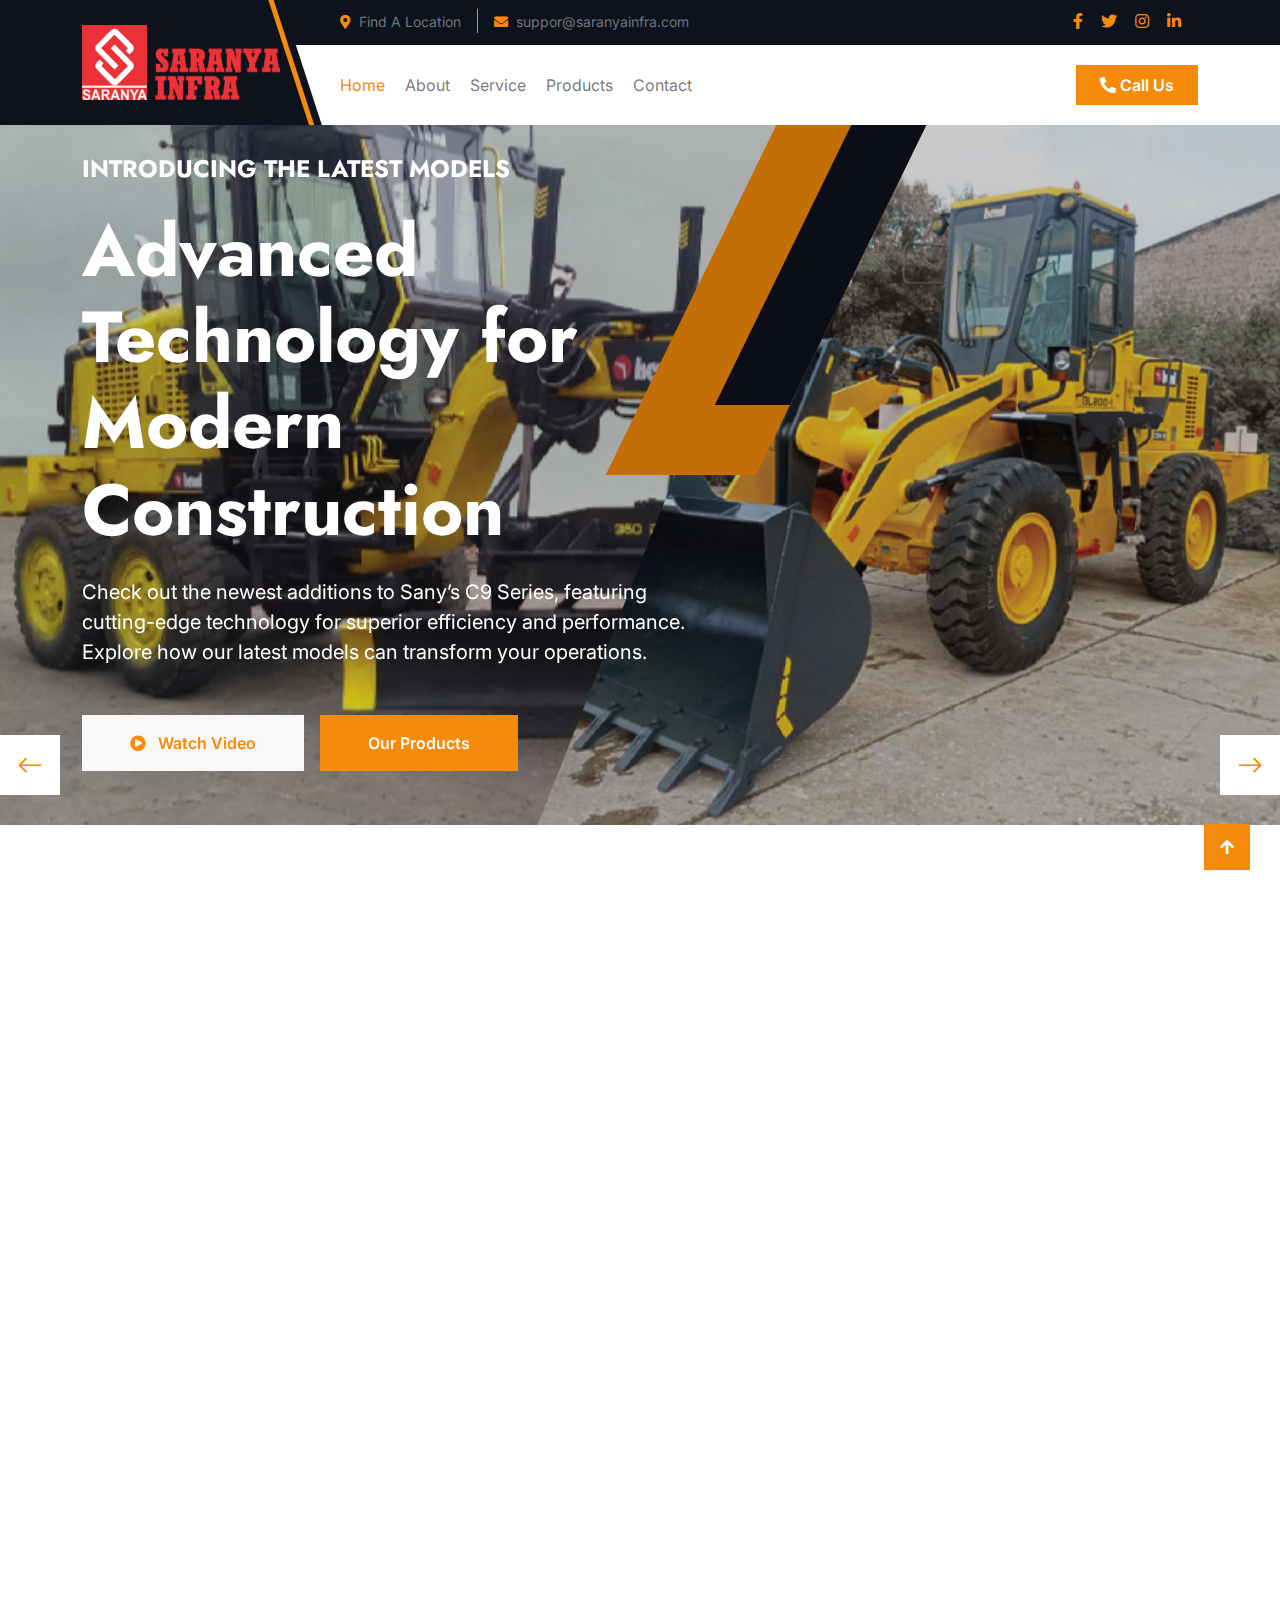
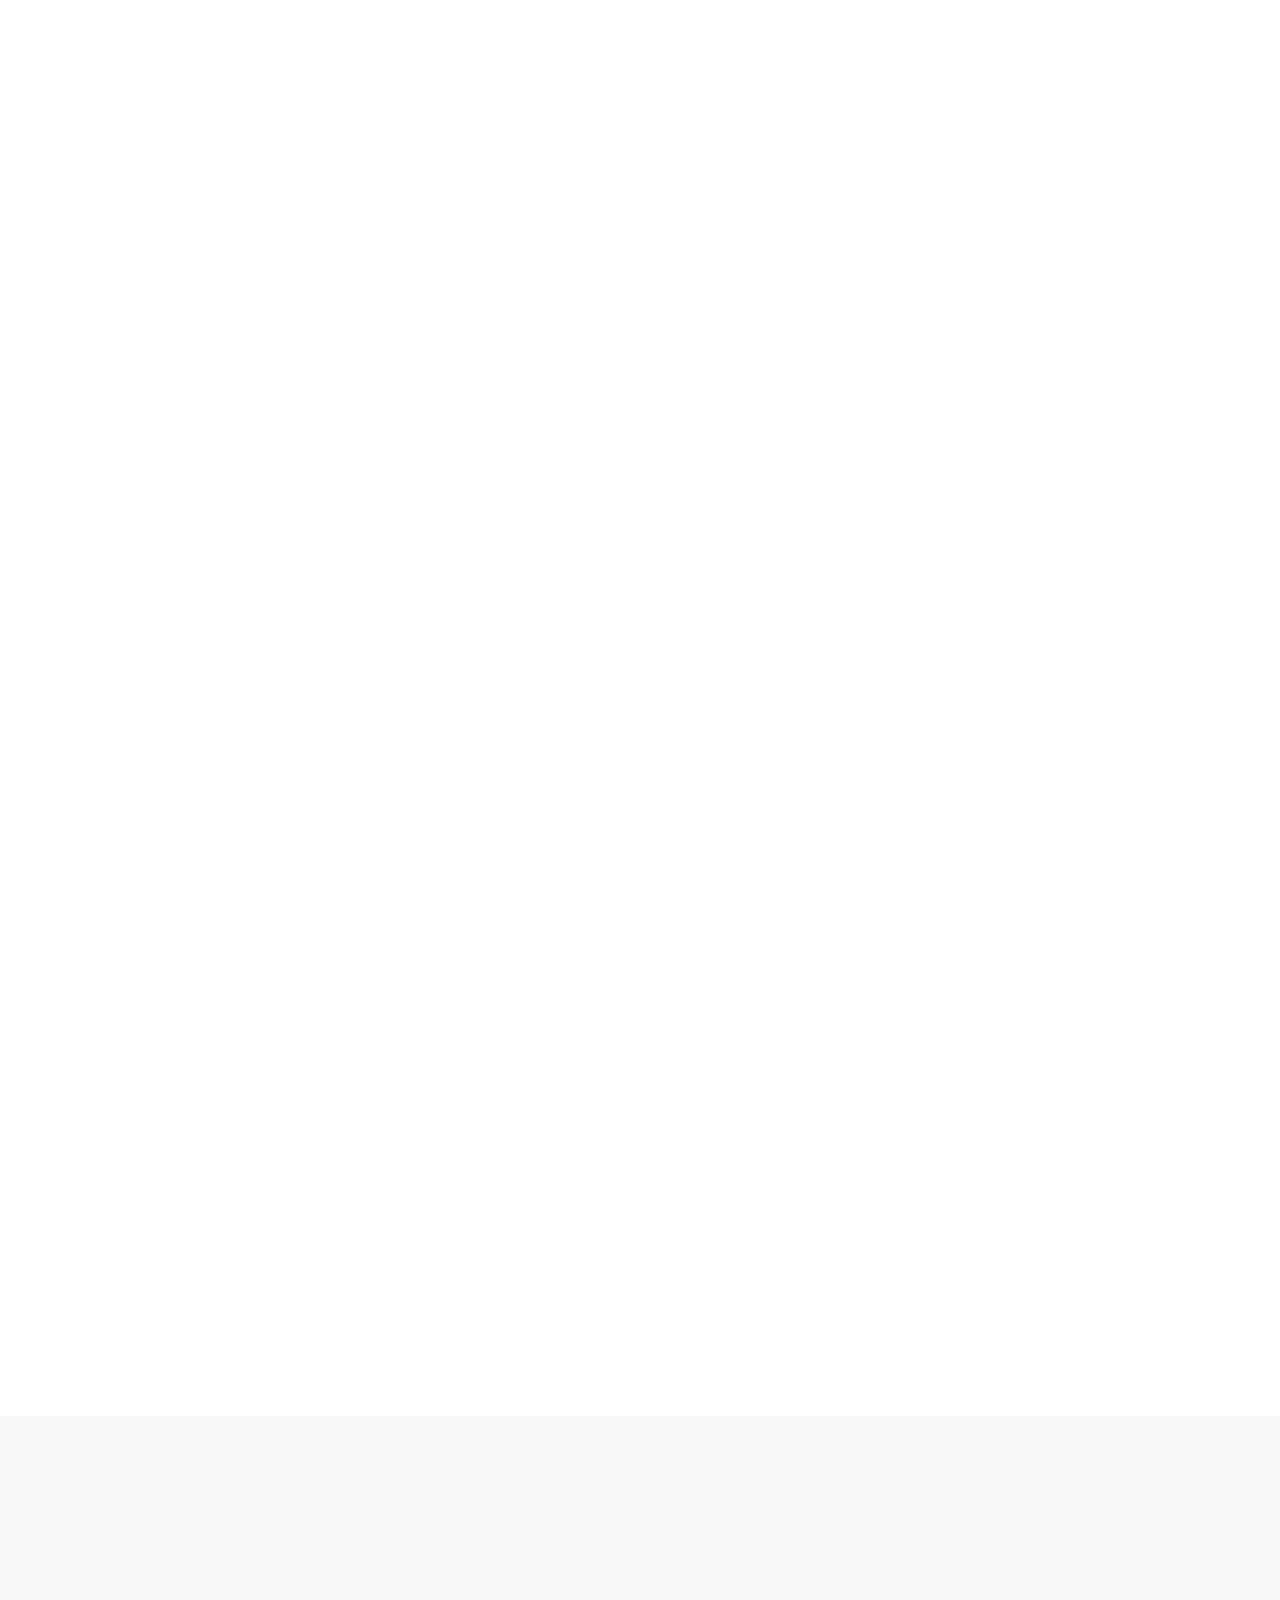
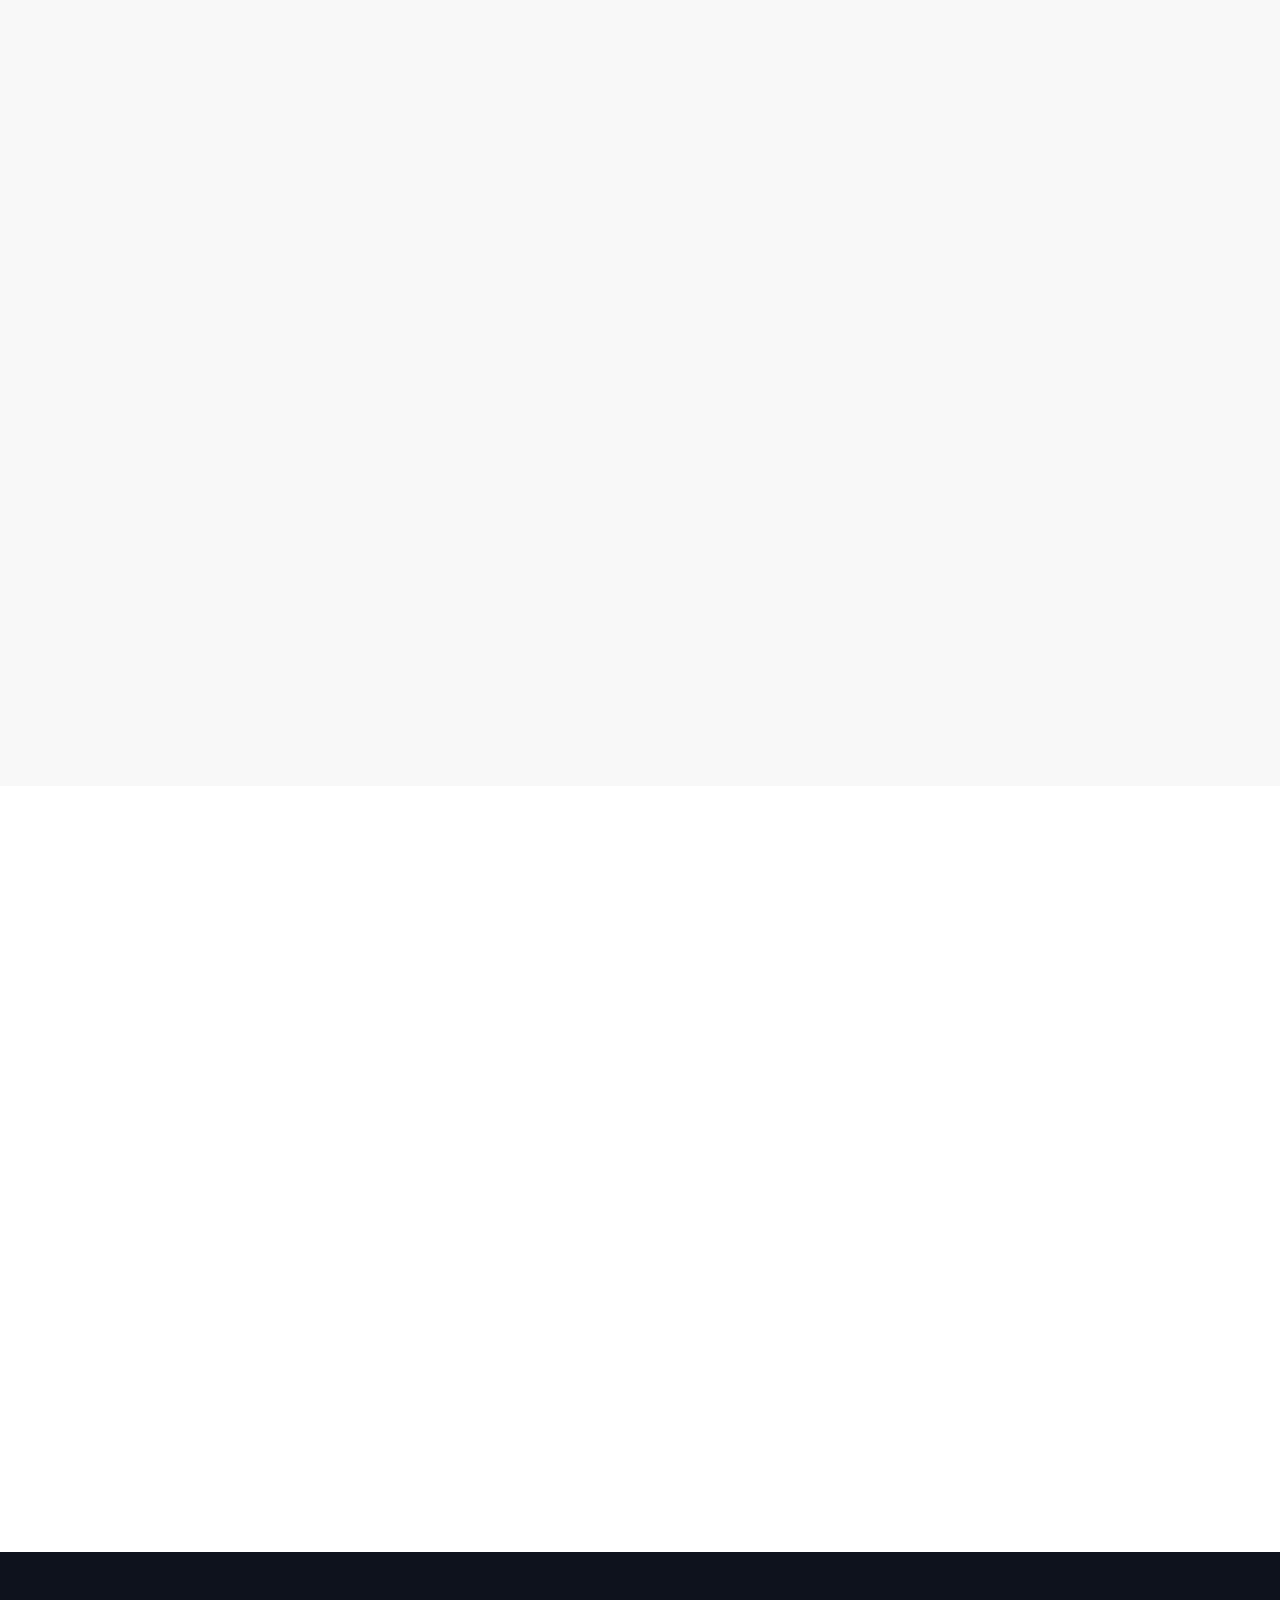
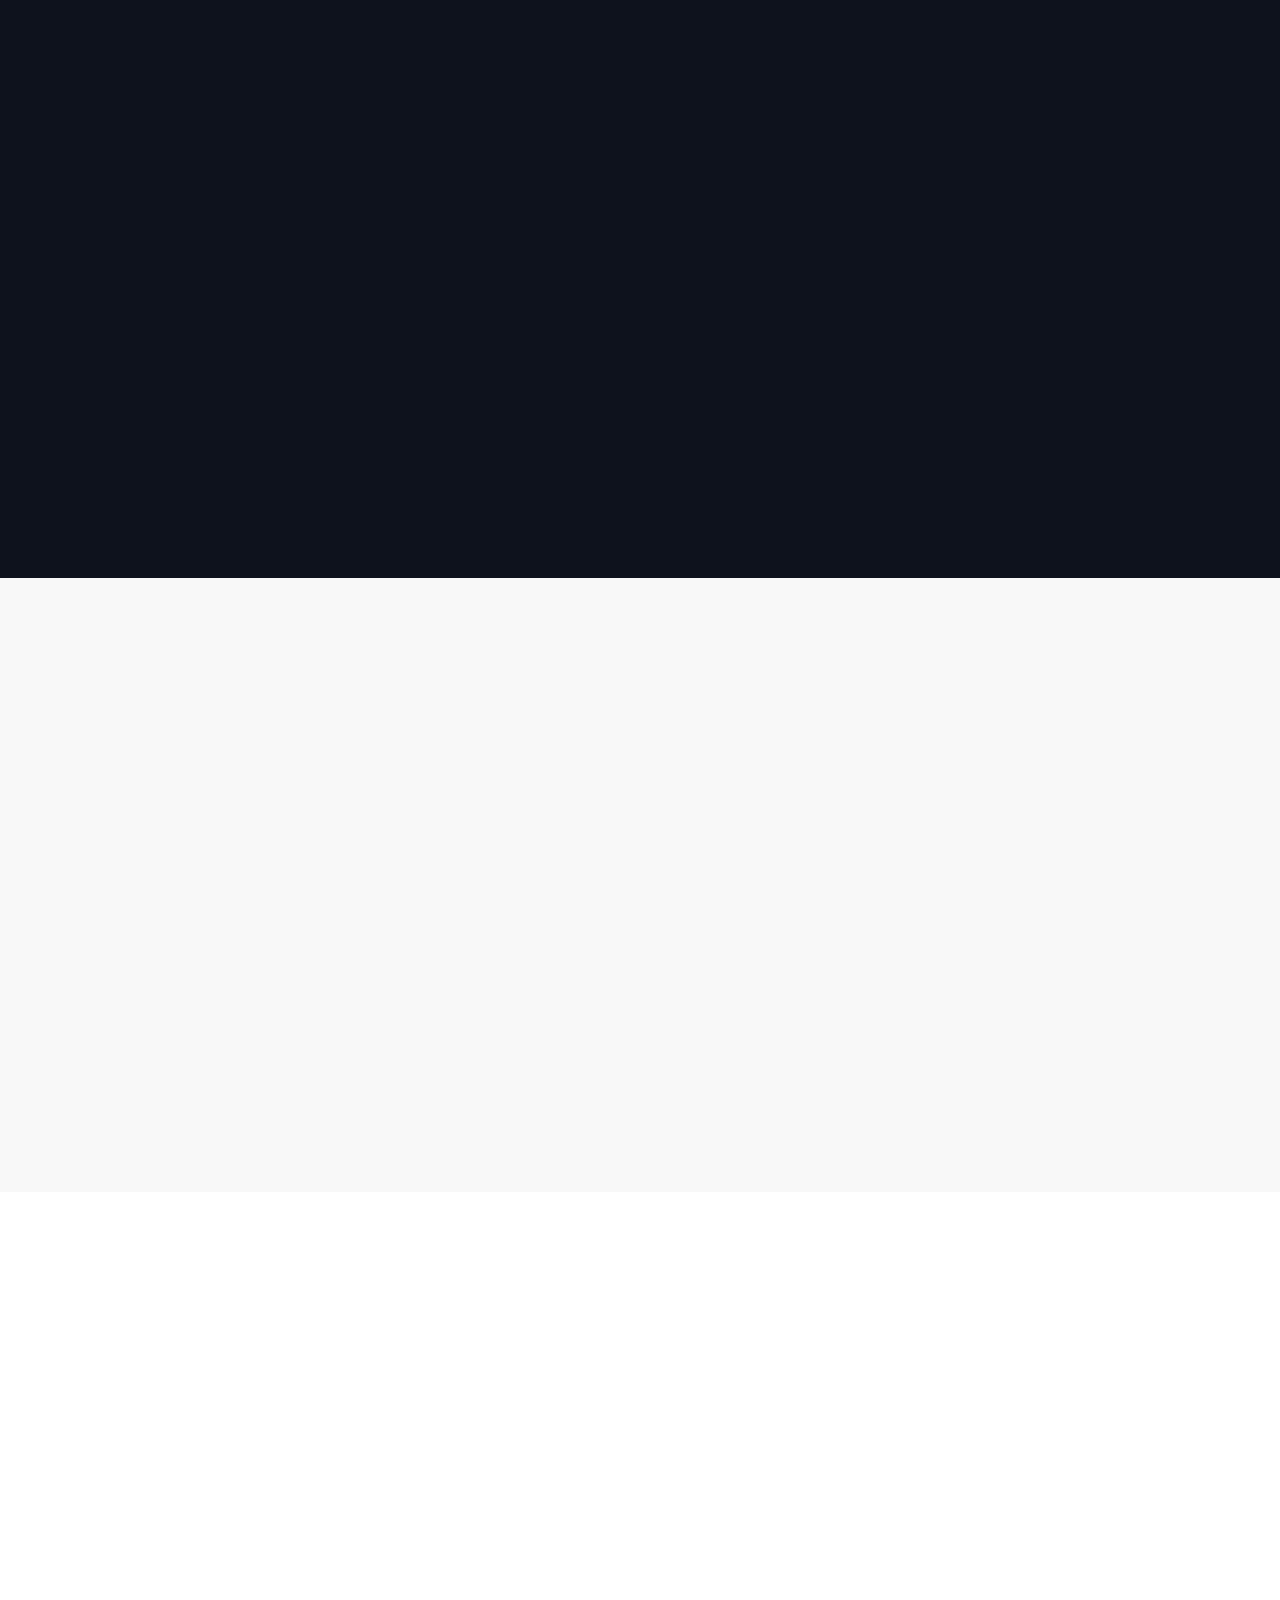
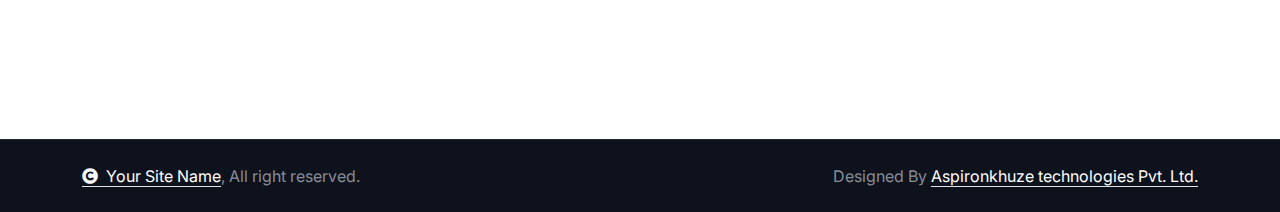
<file: index.html>
<!DOCTYPE html>
<html lang="en">
  <head>
    <meta charset="utf-8" />
    <title>saranya Infra</title>
    <meta content="width=device-width, initial-scale=1.0" name="viewport" />
    <meta content="" name="keywords" />
    <meta content="" name="description" />

    <!-- Google Web Fonts -->
    <link rel="preconnect" href="https://fonts.googleapis.com" />
    <link rel="preconnect" href="https://fonts.gstatic.com" crossorigin />
    <link
      href="https://fonts.googleapis.com/css2?family=Inter:wght@100..900&family=Edu+TAS+Beginner:wght@400..700&family=Jost:ital,wght@0,100..900;1,100..900&display=swap"
      rel="stylesheet"
    />

    <!-- Icon Font Stylesheet -->
    <link
      rel="stylesheet"
      href="https://use.fontawesome.com/releases/v5.15.4/css/all.css"
    />
    <link
      href="https://cdn.jsdelivr.net/npm/bootstrap-icons@1.4.1/font/bootstrap-icons.css"
      rel="stylesheet"
    />

    <!-- Libraries Stylesheet -->
    <link rel="stylesheet" href="lib/animate/animate.min.css" />
    <link href="lib/owlcarousel/assets/owl.carousel.min.css" rel="stylesheet" />

    <!-- Customized Bootstrap Stylesheet -->
    <link href="css/bootstrap.min.css" rel="stylesheet" />

    <!-- Template Stylesheet -->
    <link href="css/style.css" rel="stylesheet" />
  </head>

  <body>
    <!-- Spinner Start -->
    <div
      id="spinner"
      class="show bg-white position-fixed translate-middle w-100 vh-100 top-50 start-50 d-flex align-items-center justify-content-center"
    >
      <div
        class="spinner-border text-primary"
        style="width: 3rem; height: 3rem;"
        role="status"
      >
        <span class="sr-only">Loading...</span>
      </div>
    </div>
    <!-- Spinner End -->

    <!-- Navbar & Hero Start -->
    <div class="container-fluid header-top">
      <div class="container d-flex align-items-center">
        <div class="d-flex align-items-center h-100">
          <a href="#" class="navbar-brand" style="height: 125px;">
            <!-- <h1 class="text-primary mb-0">
              <i class="fas fa-bolt"></i>
            </h1> -->
            <img style="width: 100%;" src="./img/saraniya-logo.png" alt="" />
            <!-- <img src="img/logo.png" alt="Logo"> -->
          </a>
        </div>
        <div class="w-100 h-100">
          <div class="topbar px-0 py-2 d-none d-lg-block" style="height: 45px;">
            <div class="row gx-0 align-items-center">
              <div class="col-lg-8 text-center text-lg-center mb-lg-0">
                <div class="d-flex flex-wrap">
                  <div class="border-end border-primary pe-3">
                    <a href="#" class="text-muted small"
                      ><i class="fas fa-map-marker-alt text-primary me-2"></i
                      >Find A Location</a
                    >
                  </div>
                  <div class="ps-3">
                    <a
                      href="mailto:suppor@saranyainfra.com"
                      class="text-muted small"
                      ><i class="fas fa-envelope text-primary me-2"></i
                      >suppor@saranyainfra.com</a
                    >
                  </div>
                </div>
              </div>
              <div class="col-lg-4 text-center text-lg-end">
                <div class="d-flex justify-content-end">
                  <div class="d-flex border-enddd border-primary pe-3">
                    <a class="btn p-0 text-primary me-3" href="#"
                      ><i class="fab fa-facebook-f"></i
                    ></a>
                    <a class="btn p-0 text-primary me-3" href="#"
                      ><i class="fab fa-twitter"></i
                    ></a>
                    <a class="btn p-0 text-primary me-3" href="#"
                      ><i class="fab fa-instagram"></i
                    ></a>
                    <a class="btn p-0 text-primary me-0" href="#"
                      ><i class="fab fa-linkedin-in"></i
                    ></a>
                  </div>
                  <!-- <div class="dropdown ms-3">
                                        <a href="#" class="dropdown-toggle text-white" data-bs-toggle="dropdown"><small class="text-body"><i class="fas fa-globe-europe text-primary me-2"></i> English</small></a>
                                        <div class="dropdown-menu">
                                            <a href="#" class="dropdown-item">English</a>
                                            <a href="#" class="dropdown-item">Bangla</a>
                                            <a href="#" class="dropdown-item">French</a>
                                            <a href="#" class="dropdown-item">Spanish</a>
                                            <a href="#" class="dropdown-item">Arabic</a>
                                        </div>
                                    </div> -->
                </div>
              </div>
            </div>
          </div>
          <div class="nav-bar px-0 py-lg-0" style="height: 80px;">
            <nav
              class="navbar navbar-expand-lg navbar-light d-flex justify-content-lg-end"
            >
              <a href="#" class="navbar-brand-2">
                <h1 class="text-primary mb-0">
                  <!-- <i class="fas fa-bolt"></i> -->
                  <img
                    style="width: 9rem;"
                    src="./img/saraniya-logo.png"
                    alt="Logo"
                  />
                </h1>
              </a>
              <button
                class="navbar-toggler"
                type="button"
                data-bs-toggle="collapse"
                data-bs-target="#navbarCollapse"
              >
                <span class="fa fa-bars"></span>
              </button>
              <div class="collapse navbar-collapse" id="navbarCollapse">
                <div class="navbar-nav mx-0 mx-lg-auto bg-white">
                  <a href="index.html" class="nav-item nav-link active">Home</a>
                  <a href="about.html" class="nav-item nav-link">About</a>
                  <a href="service.html" class="nav-item nav-link">Service</a>
                  <a href="product.html" class="nav-item nav-link">Products</a>

                  <!-- <a href="blog.html" class="nav-item nav-link">Blog</a> -->
                  <!-- <div class="nav-item dropdown">
                    <a href="#" class="nav-link" data-bs-toggle="dropdown">
                      <span class="dropdown-toggle">Pages</span>
                    </a>
                    <div class="dropdown-menu">
                      <a href="product.html" class="dropdown-item"
                        >Our Products</a
                      >
                      <a href="team.html" class="dropdown-item">Our team</a>
                      <a href="testimonial.html" class="dropdown-item"
                        >Testimonial</a
                      >
                      <a href="404.html" class="dropdown-item">404 Page</a>
                    </div>
                  </div> -->
                  <a href="contact.html" class="nav-item nav-link">Contact</a>
                  <div class="nav-btn ps-3">
                    <!-- <button class="" data-bs-toggle="modal" data-bs-target="#searchModal"><i class="fas fa-search"></i></button> -->
                    <!-- <a href="#" class="btn btn-primary py-2 px-4 ms-0 ms-lg-3">
                      Get Solution</a
                    > -->
                    <a
                      href="tel:+917411220602"
                      class="btn btn-primary py-2 px-4 ms-0 ms-lg-3"
                    >
                      <i
                        class="fas fa-phone"
                        style="transform: rotate(90deg);"
                      ></i>
                      Call Us
                    </a>
                  </div>
                </div>
              </div>
            </nav>
          </div>
        </div>
      </div>
    </div>
    <!-- Navbar & Hero End -->

    <!-- Modal Search Start -->
    <div
      class="modal fade"
      id="searchModal"
      tabindex="-1"
      aria-labelledby="exampleModalLabel"
      aria-hidden="true"
    >
      <div class="modal-dialog modal-fullscreen">
        <div class="modal-content rounded-0">
          <div class="modal-header">
            <h5 class="modal-title" id="exampleModalLabel">
              Search by keyword
            </h5>
            <button
              type="button"
              class="btn-close"
              data-bs-dismiss="modal"
              aria-label="Close"
            ></button>
          </div>
          <div class="modal-body d-flex align-items-center bg-primary">
            <div class="input-group w-75 mx-auto d-flex">
              <input
                type="search"
                class="form-control p-3"
                placeholder="keywords"
                aria-describedby="search-icon-1"
              />
              <span
                id="search-icon-1"
                class="btn bg-light border nput-group-text p-3"
                ><i class="fa fa-search"></i
              ></span>
            </div>
          </div>
        </div>
      </div>
    </div>
    <!-- Modal Search End -->

    <!-- Carousel Start -->
    <div class="header-carousel owl-carousel overflow-hidden">
      <div class="header-carousel-item hero-section">
        <div class="hero-bg-half-1"></div>
        <div class="hero-shape-1"></div>
        <div class="carousel-caption">
          <div class="container">
            <div class="row g-4 align-items-center">
              <div class="col-lg-7 animated fadeInLeft">
                <div class="text-sm-center text-md-start">
                  <h4 class="text-white text-uppercase fw-bold mb-4">
                    Introducing the Latest Models
                  </h4>
                  <h1 class="display-2 text-white mb-4">
                    Advanced Technology for Modern Construction
                  </h1>
                  <p class="mb-5 fs-5">
                    Check out the newest additions to Sany’s C9 Series,
                    featuring cutting-edge technology for superior efficiency
                    and performance. Explore how our latest models can transform
                    your operations.
                  </p>
                  <div
                    class="d-flex justify-content-center justify-content-md-start flex-shrink-0 mb-4"
                  >
                    <a class="btn btn-light py-3 px-4 px-md-5 me-2" href="#"
                      ><i class="fas fa-play-circle me-2"></i> Watch Video</a
                    >
                    <a
                      class="btn btn-primary py-3 px-4 px-md-5 ms-2"
                      href="product.html"
                      >Our Products</a
                    >
                  </div>
                </div>
              </div>
            </div>
          </div>
        </div>
      </div>
      <div class="header-carousel-item hero-section">
        <div class="hero-bg-half-2"></div>
        <div class="hero-shape-2"></div>
        <div class="carousel-caption">
          <div class="container">
            <div class="row g-4 align-items-center">
              <div class="col-lg-7 animated fadeInLeft">
                <div class="text-sm-center text-md-start">
                  <h4 class="text-white text-uppercase fw-bold mb-4">
                    Discover Our Top Excavators
                  </h4>
                  <h1 class="display-2 text-white mb-4">
                    Unveiling the Best in Heavy Earth-Moving Equipment
                  </h1>
                  <p class="mb-5 fs-5">
                    Discover our top Sany excavators with advanced control
                    systems and fuel-efficient engines. See our best models and
                    their standout features designed for unmatched reliability
                    and productivity.
                  </p>
                  <div
                    class="d-flex justify-content-center justify-content-md-start flex-shrink-0 mb-4"
                  >
                    <a class="btn btn-light py-3 px-4 px-md-5 me-2" href="#"
                      ><i class="fas fa-play-circle me-2"></i> Watch Video</a
                    >
                    <a
                      class="btn btn-primary py-3 px-4 px-md-5 ms-2"
                      href="/product.html"
                      >Our Products</a
                    >
                  </div>
                </div>
              </div>
            </div>
          </div>
        </div>
      </div>
    </div>
    <!-- Carousel End -->

    <!-- About Start -->
    <div class="container-fluid about py-5">
      <div class="container py-5">
        <div class="row g-5">
          <div class="col-lg-7 wow fadeInLeft" data-wow-delay="0.2s">
            <div class="h-100">
              <h4 class="text-primary">About Us</h4>
              <h1 class="display-4 mb-4">
                Providing you with the highest quality of features
              </h1>
              <div class="row g-4 mb-4">
                <div class="col-md-6">
                  <a href="#" class="d-flex">
                    <span class="fas fa-bolt fa-3x me-3"></span>
                    <h4 class="mb-0">Emergency Power Solution</h4>
                  </a>
                </div>
                <div class="col-md-6">
                  <a href="#" class="d-flex">
                    <span class="fas fa-broadcast-tower fa-3x me-3"></span>
                    <h4 class="mb-0">Full-Service Electrical Layout</h4>
                  </a>
                </div>
              </div>
              <p class="mb-4">
                Lorem ipsum dolor sit amet consectetur adipisicing elit. Fuga,
                minus. At velit nam, animi culpa fugiat neque facere illum, eum
                possimus omnis accusantium deleniti consectetur temporibus
                necessitatibus asperiores sunt dicta?
              </p>
              <div class="text-dark mb-4">
                <p class="fs-5">
                  <span class="fa fa-check text-primary me-2"></span> Installed,
                  maintained and repaired lighting for clients.
                </p>
                <p class="fs-5">
                  <span class="fa fa-check text-primary me-2"></span>
                  Increasingly popular way to generate electricity.
                </p>
                <p class="fs-5">
                  <span class="fa fa-check text-primary me-2"></span> Protect
                  electrical devices from damage.
                </p>
              </div>
              <a class="btn btn-primary py-3 px-4 px-md-5 ms-2" href="#"
                >Contact us</a
              >
            </div>
          </div>
          <div class="col-lg-5 wow fadeInRight" data-wow-delay="0.2s">
            <div class="position-relative h-100">
              <img
                src="img/about-1.jpg"
                class="img-fluid w-100 h-100"
                style="object-fit: cover;"
                alt=""
              />
              <div class="bg-white">
                <div
                  class="position-absolute pt-3 bg-white"
                  style="width: 50%; left: 0; bottom: 0;"
                >
                  <div class="bg-primary p-4">
                    <h4 class="display-2 mb-0">25+</h4>
                    <p class="text-white fs-5 mb-0">years of experience</p>
                  </div>
                </div>
                <div
                  class="position-absolute p-3 bg-white pb-0 pe-0"
                  style="width: 50%; bottom: 0; right: 0;"
                >
                  <img src="img/about-2.jpg" class="img-fluid" alt="" />
                </div>
              </div>
            </div>
          </div>
        </div>
      </div>
    </div>
    <!-- About End -->

    <!-- Banner Start -->
    <div class="container-fluid banner py-5 wow zoomIn" data-wow-delay="0.2s">
      <div class="banner-design-1"></div>
      <div class="banner-design-2"></div>
      <div class="container py-5">
        <div class="row g-5">
          <div class="col-lg-8">
            <div class="">
              <h4 class="text-white">Contact With Me</h4>
              <h1 class="display-4 text-white mb-0">
                We provide professional electric services for our customer
              </h1>
            </div>
          </div>
          <div class="col-lg-4">
            <div class="d-flex align-items-center justify-content-lg-end h-100">
              <a class="btn btn-primary py-3 px-4 px-md-5 ms-2" href="#"
                >EXPLORE MORE</a
              >
            </div>
          </div>
        </div>
      </div>
    </div>
    <!-- Banner End -->

    <!-- Services Start -->
    <div class="container-fluid service py-5">
      <div class="container py-5">
        <div
          class="d-flex flex-column mx-auto text-center mb-5 wow fadeInUp"
          data-wow-delay="0.2s"
          style="max-width: 800px;"
        >
          <h4 class="text-primary">Our Services</h4>
          <h1 class="display-4 mb-4">The Best Service For You</h1>
          <p class="mb-0">
            Lorem ipsum dolor sit amet consectetur adipisicing elit. Quidem,
            deserunt provident ab voluptates rerum eaque eum magni autem atque
            in minus laboriosam corrupti deleniti voluptatibus rem reiciendis
            modi veniam animi?
          </p>
        </div>
        <div class="row g-5 align-items-center">
          <div class="col-lg-3 wow fadeInLeft" data-wow-delay="0.2s">
            <ul class="nav">
              <li class="nav-item me-lg-0 mb-4">
                <a
                  class="py-3 px-5 active"
                  data-bs-toggle="pill"
                  href="#ServiceTab-1"
                >
                  <span>Commercial</span>
                </a>
              </li>
              <li class="nav-item me-lg-0 mb-4">
                <a class="py-3 px-5" data-bs-toggle="pill" href="#ServiceTab-2">
                  <span>Residential</span>
                </a>
              </li>
              <li class="nav-item me-lg-0 mb-4 mb-lg-0">
                <a class="py-3 px-5" data-bs-toggle="pill" href="#ServiceTab-3">
                  <span>Industrial</span>
                </a>
              </li>
            </ul>
          </div>
          <div class="col-lg-9 wow fadeInRight" data-wow-delay="0.3s">
            <div class="tab-content">
              <div id="ServiceTab-1" class="tab-pane fade show p-0 active">
                <div class="service-carousel owl-carousel">
                  <div class="service-item">
                    <img
                      src="img/commercial-1.jpg"
                      class="img-fluid w-100"
                      alt=""
                    />
                    <div class="border border-top-0 p-4">
                      <h4 class="mb-3">Brite Spark Services</h4>
                      <p class="mb-4">
                        Lorem ipsum dolor, sit amet consectetur adipisicing
                        elit. Exercitationem, beatae ex. Id esse autem ratione
                        vero cupiditate tempora recusandae est!
                      </p>
                      <a class="btn btn-primary py-2 px-4" href="./product.html"
                        >Read More</a
                      >
                    </div>
                  </div>
                  <div class="service-item">
                    <img
                      src="img/commercial-2.jpg"
                      class="img-fluid w-100"
                      alt=""
                    />
                    <div class="border border-top-0 p-4">
                      <h4 class="mb-3">Energy Ease Packages</h4>
                      <p class="mb-4">
                        Lorem ipsum dolor, sit amet consectetur adipisicing
                        elit. Exercitationem, beatae ex. Id esse autem ratione
                        vero cupiditate tempora recusandae est!
                      </p>
                      <a class="btn btn-primary py-2 px-4" href="./product.html"
                        >Read More</a
                      >
                    </div>
                  </div>
                  <div class="service-item">
                    <img
                      src="img/commercial-3.jpg"
                      class="img-fluid w-100"
                      alt=""
                    />
                    <div class="border border-top-0 p-4">
                      <h4 class="mb-3">Electra Care Packages</h4>
                      <p class="mb-4">
                        Lorem ipsum dolor, sit amet consectetur adipisicing
                        elit. Exercitationem, beatae ex. Id esse autem ratione
                        vero cupiditate tempora recusandae est!
                      </p>
                      <a class="btn btn-primary py-2 px-4" href="./product.html"
                        >Read More</a
                      >
                    </div>
                  </div>
                </div>
              </div>
              <div id="ServiceTab-2" class="tab-pane fade show p-0">
                <div class="service-carousel owl-carousel">
                  <div class="service-item">
                    <img
                      src="img/residential-1.jpg"
                      class="img-fluid w-100"
                      alt=""
                    />
                    <div class="border border-top-0 p-4">
                      <h4 class="mb-3">Electrical Services</h4>
                      <p class="mb-4">
                        Lorem ipsum dolor, sit amet consectetur adipisicing
                        elit. Exercitationem, beatae ex. Id esse autem ratione
                        vero cupiditate tempora recusandae est!
                      </p>
                      <a class="btn btn-primary py-2 px-4" href="./product.html"
                        >Read More</a
                      >
                    </div>
                  </div>
                  <div class="service-item">
                    <img
                      src="img/residential-2.jpg"
                      class="img-fluid w-100"
                      alt=""
                    />
                    <div class="border border-top-0 p-4">
                      <h4 class="mb-3">Security Systems</h4>
                      <p class="mb-4">
                        Lorem ipsum dolor, sit amet consectetur adipisicing
                        elit. Exercitationem, beatae ex. Id esse autem ratione
                        vero cupiditate tempora recusandae est!
                      </p>
                      <a class="btn btn-primary py-2 px-4" href="./product.html"
                        >Read More</a
                      >
                    </div>
                  </div>
                  <div class="service-item">
                    <img
                      src="img/residential-3.jpg"
                      class="img-fluid w-100"
                      alt=""
                    />
                    <div class="border border-top-0 p-4">
                      <h4 class="mb-3">Air Conditioner</h4>
                      <p class="mb-4">
                        Lorem ipsum dolor, sit amet consectetur adipisicing
                        elit. Exercitationem, beatae ex. Id esse autem ratione
                        vero cupiditate tempora recusandae est!
                      </p>
                      <a class="btn btn-primary py-2 px-4" href="./product.html"
                        >Read More</a
                      >
                    </div>
                  </div>
                </div>
              </div>
              <div id="ServiceTab-3" class="tab-pane fade show p-0">
                <div class="service-carousel owl-carousel">
                  <div class="service-item">
                    <img
                      src="img/industrial-1.jpg"
                      class="img-fluid w-100"
                      alt=""
                    />
                    <div class="border border-top-0 p-4">
                      <h4 class="mb-3">Factory Manufacture</h4>
                      <p class="mb-4">
                        Lorem ipsum dolor, sit amet consectetur adipisicing
                        elit. Exercitationem, beatae ex. Id esse autem ratione
                        vero cupiditate tempora recusandae est!
                      </p>
                      <a class="btn btn-primary py-2 px-4" href="./product.html"
                        >Read More</a
                      >
                    </div>
                  </div>
                  <div class="service-item">
                    <img
                      src="img/industrial-2.jpg"
                      class="img-fluid w-100"
                      alt=""
                    />
                    <div class="border border-top-0 p-4">
                      <h4 class="mb-3">General Electrical</h4>
                      <p class="mb-4">
                        Lorem ipsum dolor, sit amet consectetur adipisicing
                        elit. Exercitationem, beatae ex. Id esse autem ratione
                        vero cupiditate tempora recusandae est!
                      </p>
                      <a class="btn btn-primary py-2 px-4" href="./product.html"
                        >Read More</a
                      >
                    </div>
                  </div>
                  <div class="service-item">
                    <img
                      src="img/industrial-3.jpg"
                      class="img-fluid w-100"
                      alt=""
                    />
                    <div class="border border-top-0 p-4">
                      <h4 class="mb-3">Electrical Planing</h4>
                      <p class="mb-4">
                        Lorem ipsum dolor, sit amet consectetur adipisicing
                        elit. Exercitationem, beatae ex. Id esse autem ratione
                        vero cupiditate tempora recusandae est!
                      </p>
                      <a class="btn btn-primary py-2 px-4" href="./product.html"
                        >Read More</a
                      >
                    </div>
                  </div>
                </div>
              </div>
            </div>
          </div>
        </div>
      </div>
    </div>
    <!-- Services End -->

    <!-- products Start -->
    <div class="container-fluid products bg-light py-5">
      <div class="container py-5">
        <div class="row g-5">
          <div class="col-lg-5 wow fadeInLeft" data-wow-delay="0.2s">
            <div>
              <h4 class="text-primary">Our Products</h4>
              <h1 class="display-4 mb-4">
                How to work Our Electricity products
              </h1>
              <p class="mb-5">
                Lorem ipsum, dolor sit amet consectetur adipisicing elit.
                Voluptatum fugiat quae nihil obcaecati,
              </p>
              <ul class="nav">
                <li class="nav-item bg-white mb-4 w-100">
                  <a
                    class="d-flex align-items-center h4 mb-0 p-3 active"
                    data-bs-toggle="pill"
                    href="#productsTab-1"
                  >
                    <div
                      class="products-icon btn-md-square bg-primary text-white me-3"
                    >
                      <span class="fas fa-bolt small"></span>
                    </div>
                    <span>Power Path Unveiling Our process</span>
                  </a>
                </li>
                <li class="nav-item bg-white mb-4 w-100">
                  <a
                    class="d-flex align-items-center h4 mb-0 p-3"
                    data-bs-toggle="pill"
                    href="#productsTab-2"
                  >
                    <div
                      class="products-icon btn-md-square bg-primary text-white me-3"
                    >
                      <span class="fas fa-charging-station small"></span>
                    </div>
                    <span>Electro Flow Decoding Our method</span>
                  </a>
                </li>
                <li class="nav-item bg-white mb-4 w-100">
                  <a
                    class="d-flex align-items-center h4 mb-0 p-3"
                    data-bs-toggle="pill"
                    href="#productsTab-3"
                  >
                    <div
                      class="products-icon btn-md-square bg-primary text-white me-3"
                    >
                      <span class="fas fa-broadcast-tower small"></span>
                    </div>
                    <span>Energetic Engine Behind Scenes</span>
                  </a>
                </li>
                <li class="nav-item bg-white mb-4 w-100">
                  <a
                    class="d-flex align-items-center h4 mb-0 p-3"
                    data-bs-toggle="pill"
                    href="#productsTab-4"
                  >
                    <div
                      class="products-icon btn-md-square bg-primary text-white me-3"
                    >
                      <span class="fas fa-bolt small"></span>
                    </div>
                    <span>Watt Works Discover Operations</span>
                  </a>
                </li>
              </ul>
            </div>
          </div>
          <div class="col-lg-7 wow fadeInRight" data-wow-delay="0.2s">
            <div class="tab-content">
              <div id="productsTab-1" class="tab-pane fade show p-0 active">
                <div class="products-item">
                  <img
                    src="img/industrial-1.jpg"
                    class="img-fluid w-100"
                    alt=""
                  />
                  <div class="products-content bg-white p-4">
                    <h4 class="mb-3">Power Path Unveiling Our process</h4>
                    <p class="mb-4">
                      Lorem ipsum dolor, sit amet consectetur adipisicing elit.
                      Consequatur, quo? Enim facere, praesentium voluptatem vero
                      officiis libero fuga rem autem amet recusandae voluptates,
                      dolorem quo magni. Corporis eveniet consequuntur
                      accusantium.
                    </p>
                    <a class="btn btn-primary py-2 px-4" href="#">Read More</a>
                  </div>
                </div>
              </div>
              <div id="productsTab-2" class="tab-pane fade show p-0">
                <div class="products-item">
                  <img
                    src="img/industrial-2.jpg"
                    class="img-fluid w-100"
                    alt=""
                  />
                  <div class="products-content bg-white p-4">
                    <h4 class="mb-3">Electro Flow Decoding Our method</h4>
                    <p class="mb-4">
                      Lorem ipsum dolor, sit amet consectetur adipisicing elit.
                      Consequatur, quo? Enim facere, praesentium voluptatem vero
                      officiis libero fuga rem autem amet recusandae voluptates,
                      dolorem quo magni. Corporis eveniet consequuntur
                      accusantium.
                    </p>
                    <a class="btn btn-primary py-2 px-4" href="#">Read More</a>
                  </div>
                </div>
              </div>
              <div id="productsTab-3" class="tab-pane fade show p-0">
                <div class="products-item">
                  <img
                    src="img/commercial-1.jpg"
                    class="img-fluid w-100"
                    alt=""
                  />
                  <div class="products-content bg-white p-4">
                    <h4 class="mb-3">Energetic Engine Behind Scenes</h4>
                    <p class="mb-4">
                      Lorem ipsum dolor, sit amet consectetur adipisicing elit.
                      Consequatur, quo? Enim facere, praesentium voluptatem vero
                      officiis libero fuga rem autem amet recusandae voluptates,
                      dolorem quo magni. Corporis eveniet consequuntur
                      accusantium.
                    </p>
                    <a class="btn btn-primary py-2 px-4" href="#">Read More</a>
                  </div>
                </div>
              </div>
              <div id="productsTab-4" class="tab-pane fade show p-0">
                <div class="products-item">
                  <img
                    src="img/commercial-2.jpg"
                    class="img-fluid w-100"
                    alt=""
                  />
                  <div class="products-content bg-white p-4">
                    <h4 class="mb-4">Watt Works Discover Operations</h4>
                    <p class="mb-4">
                      Lorem ipsum dolor, sit amet consectetur adipisicing elit.
                      Consequatur, quo? Enim facere, praesentium voluptatem vero
                      officiis libero fuga rem autem amet recusandae voluptates,
                      dolorem quo magni. Corporis eveniet consequuntur
                      accusantium.
                    </p>
                    <a class="btn btn-primary py-2 px-4" href="#">Read More</a>
                  </div>
                </div>
              </div>
            </div>
          </div>
        </div>
      </div>
    </div>
    <!-- products End -->

    <!-- Blog Start -->
    <!-- <div class="container-fluid blog py-5">
      <div class="container py-5">
        <div
          class="d-flex flex-column mx-auto text-center mb-5 wow fadeInUp"
          data-wow-delay="0.2s"
          style="max-width: 800px;"
        >
          <h4 class="text-primary">Our Blog</h4>
          <h1 class="display-4 mb-4">Electricity News & Updates</h1>
          <p class="mb-0">
            Lorem ipsum dolor sit amet consectetur adipisicing elit. Quidem,
            deserunt provident ab voluptates rerum eaque eum magni autem atque
            in minus laboriosam corrupti deleniti voluptatibus rem reiciendis
            modi veniam animi?
          </p>
        </div>
        <div class="row g-4">
          <div class="col-lg-4 wow fadeInUp" data-wow-delay="0.2s">
            <div class="blog-item">
              <div class="blog-img">
                <img
                  src="img/commercial-1.jpg"
                  class="img-fluid w-100"
                  alt=""
                />
              </div>
              <div class="blog-heading ms-4">
                <a href="#" class="h4 mb-0 p-4"
                  >Electrifying Reads Explore Our Electricity</a
                >
              </div>
              <div class="blog-content bg-light p-4">
                <div class="d-flex justify-content-between mb-4">
                  <p class="mb-0 small">
                    <i class="fa fa-calendar me-2"></i> April 2,2025
                  </p>
                  <p class="mb-0 small">
                    <i class="fa fa-tag me-2"></i> Electricity Corner
                  </p>
                </div>
                <p class="mb-4">
                  Lorem ipsum dolor sit amet consectetur, adipisicing elit.
                  Facilis rem distinctio tempora eum quam eligendi. Repudiandae
                  voluptas voluptatibus quo itaque!
                </p>
                <a class="btn btn-primary py-2 px-4" href="#">Learn More</a>
              </div>
            </div>
          </div>
          <div class="col-lg-4 wow fadeInUp" data-wow-delay="0.4s">
            <div class="blog-item">
              <div class="blog-img">
                <img
                  src="img/commercial-2.jpg"
                  class="img-fluid w-100"
                  alt=""
                />
              </div>
              <div class="blog-heading ms-4">
                <a href="#" class="h4 mb-0 p-4"
                  >Empowering Energy Dive into Our Electricity
                </a>
              </div>
              <div class="blog-content bg-light p-4">
                <div class="d-flex justify-content-between mb-4">
                  <p class="mb-0 small">
                    <i class="fa fa-calendar me-2"></i> April 2,2025
                  </p>
                  <p class="mb-0 small">
                    <i class="fa fa-tag me-2"></i> Electricity Corner
                  </p>
                </div>
                <p class="mb-4">
                  Lorem ipsum dolor sit amet consectetur, adipisicing elit.
                  Facilis rem distinctio tempora eum quam eligendi. Repudiandae
                  voluptas voluptatibus quo itaque!
                </p>
                <a class="btn btn-primary py-2 px-4" href="#">Learn More</a>
              </div>
            </div>
          </div>
          <div class="col-lg-4 wow fadeInUp" data-wow-delay="0.6s">
            <div class="blog-item">
              <div class="blog-img">
                <img
                  src="img/commercial-3.jpg"
                  class="img-fluid w-100"
                  alt=""
                />
              </div>
              <div class="blog-heading ms-4">
                <a href="#" class="h4 mb-0 p-4"
                  >Electricity Explained: Bloggin Power of Tomorrow</a
                >
              </div>
              <div class="blog-content bg-light p-4">
                <div class="d-flex justify-content-between mb-4">
                  <p class="mb-0 small">
                    <i class="fa fa-calendar me-2"></i> April 2,2025
                  </p>
                  <p class="mb-0 small">
                    <i class="fa fa-tag me-2"></i> Electricity Corner
                  </p>
                </div>
                <p class="mb-4">
                  Lorem ipsum dolor sit amet consectetur, adipisicing elit.
                  Facilis rem distinctio tempora eum quam eligendi. Repudiandae
                  voluptas voluptatibus quo itaque!
                </p>
                <a class="btn btn-primary py-2 px-4" href="#">Learn More</a>
              </div>
            </div>
          </div>
        </div>
      </div>
    </div> -->
    <!-- Blog End -->

    <!-- Team Start -->
    <div class="container-fluid team pb-5">
      <div class="container pb-5">
        <div
          class="d-flex flex-column mx-auto text-center mb-5 wow fadeInUp"
          data-wow-delay="0.2s"
          style="max-width: 800px;"
        >
          <h4 class="text-primary">Our Team</h4>
          <h1 class="display-4 mb-4">Electricity Service offerings</h1>
          <p class="mb-0">
            Lorem ipsum dolor sit amet consectetur adipisicing elit. Quidem,
            deserunt provident ab voluptates rerum eaque eum magni autem atque
            in minus laboriosam corrupti deleniti voluptatibus rem reiciendis
            modi veniam animi?
          </p>
        </div>
        <div class="row g-4">
          <div class="col-md-6 col-lg-3 wow fadeInUp" data-wow-delay="0.2s">
            <div class="team-item">
              <div class="team-img">
                <img src="img/team-1.jpg" class="img-fluid w-100" alt="" />
                <div class="team-icon">
                  <a class="btn btn-square btn-primary mb-2" href=""
                    ><i class="fab fa-facebook-f"></i
                  ></a>
                  <a class="btn btn-square btn-primary mb-2" href=""
                    ><i class="fab fa-twitter"></i
                  ></a>
                  <a class="btn btn-square btn-primary mb-2" href=""
                    ><i class="fab fa-instagram"></i
                  ></a>
                  <a class="btn btn-square btn-primary mb-2" href=""
                    ><i class="fab fa-linkedin-in"></i
                  ></a>
                </div>
              </div>
              <div class="team-content bg-light text-center p-4">
                <h4>Shoaib Bashir</h4>
                <p class="mb-0">Profession</p>
              </div>
            </div>
          </div>
          <div class="col-md-6 col-lg-3 wow fadeInUp" data-wow-delay="0.4s">
            <div class="team-item">
              <div class="team-img">
                <img src="img/team-2.jpg" class="img-fluid w-100" alt="" />
                <div class="team-icon">
                  <a class="btn btn-square btn-primary mb-2" href=""
                    ><i class="fab fa-facebook-f"></i
                  ></a>
                  <a class="btn btn-square btn-primary mb-2" href=""
                    ><i class="fab fa-twitter"></i
                  ></a>
                  <a class="btn btn-square btn-primary mb-2" href=""
                    ><i class="fab fa-instagram"></i
                  ></a>
                  <a class="btn btn-square btn-primary mb-2" href=""
                    ><i class="fab fa-linkedin-in"></i
                  ></a>
                </div>
              </div>
              <div class="team-content bg-light text-center p-4">
                <h4>Shoaib Bashir</h4>
                <p class="mb-0">Profession</p>
              </div>
            </div>
          </div>
          <div class="col-md-6 col-lg-3 wow fadeInUp" data-wow-delay="0.6s">
            <div class="team-item">
              <div class="team-img">
                <img src="img/team-3.jpg" class="img-fluid w-100" alt="" />
                <div class="team-icon">
                  <a class="btn btn-square btn-primary mb-2" href=""
                    ><i class="fab fa-facebook-f"></i
                  ></a>
                  <a class="btn btn-square btn-primary mb-2" href=""
                    ><i class="fab fa-twitter"></i
                  ></a>
                  <a class="btn btn-square btn-primary mb-2" href=""
                    ><i class="fab fa-instagram"></i
                  ></a>
                  <a class="btn btn-square btn-primary mb-2" href=""
                    ><i class="fab fa-linkedin-in"></i
                  ></a>
                </div>
              </div>
              <div class="team-content bg-light text-center p-4">
                <h4>Shoaib Bashir</h4>
                <p class="mb-0">Profession</p>
              </div>
            </div>
          </div>
          <div class="col-md-6 col-lg-3 wow fadeInUp" data-wow-delay="0.8s">
            <div class="team-item">
              <div class="team-img">
                <img src="img/team-4.jpg" class="img-fluid w-100" alt="" />
                <div class="team-icon">
                  <a class="btn btn-square btn-primary mb-2" href=""
                    ><i class="fab fa-facebook-f"></i
                  ></a>
                  <a class="btn btn-square btn-primary mb-2" href=""
                    ><i class="fab fa-twitter"></i
                  ></a>
                  <a class="btn btn-square btn-primary mb-2" href=""
                    ><i class="fab fa-instagram"></i
                  ></a>
                  <a class="btn btn-square btn-primary mb-2" href=""
                    ><i class="fab fa-linkedin-in"></i
                  ></a>
                </div>
              </div>
              <div class="team-content bg-light text-center p-4">
                <h4>Shoaib Bashir</h4>
                <p class="mb-0">Profession</p>
              </div>
            </div>
          </div>
        </div>
      </div>
    </div>
    <!-- Team End -->

    <!-- Testimonial Start -->
    <div class="container-fluid testimonial bg-dark py-5">
      <div class="container py-5">
        <div class="row g-5">
          <div class="col-lg-6 col-xl-5 wow fadeInUp" data-wow-delay="0.2s">
            <h4 class="text-primary">Testimonial</h4>
            <h1 class="display-4 text-white mb-4">
              Powerfull Praise Heare From Our Customers
            </h1>
            <p class="mb-4">
              Lorem ipsum dolor sit amet consectetur adipisicing elit. Mollitia
              hic aspernatur unde magnam necessitatibus provident iusto maxime
              nobis esse eligendi.
            </p>
            <a class="btn btn-light py-3 px-5" href="#">View All Reviews</a>
          </div>
          <div class="col-lg-6 col-xl-7 wow fadeInUp" data-wow-delay="0.4s">
            <div class="owl-carousel testimonial-carousel">
              <div class="testimonial-item">
                <div class="testimonial-quote">
                  <i class="fa fa-quote-right fa-2x"></i>
                </div>
                <div class="testimonial-inner p-4">
                  <img src="img/testimonial-1.jpg" class="img-fluid" alt="" />
                  <div class="ms-4">
                    <h4>Person Name</h4>
                    <p>Profession</p>
                    <div class="d-flex text-primary">
                      <i class="fas fa-star"></i>
                      <i class="fas fa-star"></i>
                      <i class="fas fa-star"></i>
                      <i class="fas fa-star"></i>
                      <i class="fas fa-star text-body"></i>
                    </div>
                  </div>
                </div>
                <div class="customer-text p-4">
                  <p class="mb-0">
                    Lorem ipsum dolor sit amet consectetur adipisicing elit.
                    Quam soluta neque ab repudiandae reprehenderit ipsum eos
                    cumque esse repellendus impedit.
                  </p>
                </div>
              </div>
              <div class="testimonial-item">
                <div class="testimonial-quote">
                  <i class="fa fa-quote-right fa-2x"></i>
                </div>
                <div class="testimonial-inner p-4">
                  <img src="img/testimonial-2.jpg" class="img-fluid" alt="" />
                  <div class="ms-4">
                    <h4>Person Name</h4>
                    <p>Profession</p>
                    <div class="d-flex text-primary">
                      <i class="fas fa-star"></i>
                      <i class="fas fa-star"></i>
                      <i class="fas fa-star"></i>
                      <i class="fas fa-star"></i>
                      <i class="fas fa-star text-body"></i>
                    </div>
                  </div>
                </div>
                <div class="customer-text p-4">
                  <p class="mb-0">
                    Lorem ipsum dolor sit amet consectetur adipisicing elit.
                    Quam soluta neque ab repudiandae reprehenderit ipsum eos
                    cumque esse repellendus impedit.
                  </p>
                </div>
              </div>
              <div class="testimonial-item">
                <div class="testimonial-quote">
                  <i class="fa fa-quote-right fa-2x"></i>
                </div>
                <div class="testimonial-inner p-4">
                  <img src="img/testimonial-3.jpg" class="img-fluid" alt="" />
                  <div class="ms-4">
                    <h4>Person Name</h4>
                    <p>Profession</p>
                    <div class="d-flex text-primary">
                      <i class="fas fa-star"></i>
                      <i class="fas fa-star"></i>
                      <i class="fas fa-star"></i>
                      <i class="fas fa-star"></i>
                      <i class="fas fa-star text-body"></i>
                    </div>
                  </div>
                </div>
                <div class="customer-text p-4">
                  <p class="mb-0">
                    Lorem ipsum dolor sit amet consectetur adipisicing elit.
                    Quam soluta neque ab repudiandae reprehenderit ipsum eos
                    cumque esse repellendus impedit.
                  </p>
                </div>
              </div>
            </div>
          </div>
        </div>
      </div>
    </div>
    <!-- Testimonial End -->

    <!-- FAQ Start -->
    <div class="container-fluid faq-section bg-light py-5">
      <div class="container py-5">
        <div class="row g-5">
          <div class="col-lg-6 wow fadeInLeft" data-wow-delay="0.2s">
            <h4 class="text-primary">Some Important FAQ's</h4>
            <h1 class="display-4 mb-4">Common Frequently Asked Questions?</h1>
            <p class="mb-4">
              Lorem ipsum dolor sit amet consectetur adipisicing elit. Eveniet
              pariatur sapiente, modi perspiciatis earum ab inventore vitae
              consequatur tempore quibusdam?
            </p>
            <a class="btn btn-primary py-3 px-5" href="#">Have Any Questions</a>
          </div>
          <div class="col-xl-6 wow fadeInRight" data-wow-delay="0.4s">
            <div class="h-100">
              <div class="accordion" id="accordionExample">
                <div class="accordion-item">
                  <h2 class="accordion-header" id="headingOne">
                    <button
                      class="accordion-button"
                      type="button"
                      data-bs-toggle="collapse"
                      data-bs-target="#collapseOne"
                      aria-expanded="true"
                      aria-controls="collapseOne"
                    >
                      Q: How Do I Sing Up For Your Electricity Services?
                    </button>
                  </h2>
                  <div
                    id="collapseOne"
                    class="accordion-collapse collapse show active"
                    aria-labelledby="headingOne"
                    data-bs-parent="#accordionExample"
                  >
                    <div class="accordion-body">
                      A: Leverage agile frameworks to provide a robust synopsis
                      for high level overviews. Iterative approaches to
                      corporate strategy foster collaborative thinking to
                      further the overall value proposition.
                    </div>
                  </div>
                </div>
                <div class="accordion-item">
                  <h2 class="accordion-header" id="headingTwo">
                    <button
                      class="accordion-button collapsed"
                      type="button"
                      data-bs-toggle="collapse"
                      data-bs-target="#collapseTwo"
                      aria-expanded="false"
                      aria-controls="collapseTwo"
                    >
                      Q: What Types Of Electricity Plans Do You Offer?
                    </button>
                  </h2>
                  <div
                    id="collapseTwo"
                    class="accordion-collapse collapse"
                    aria-labelledby="headingTwo"
                    data-bs-parent="#accordionExample"
                  >
                    <div class="accordion-body">
                      A: Leverage agile frameworks to provide a robust synopsis
                      for high level overviews. Iterative approaches to
                      corporate strategy foster collaborative thinking to
                      further the overall value proposition.
                    </div>
                  </div>
                </div>
                <div class="accordion-item">
                  <h2 class="accordion-header" id="headingThree">
                    <button
                      class="accordion-button collapsed"
                      type="button"
                      data-bs-toggle="collapse"
                      data-bs-target="#collapseThree"
                      aria-expanded="false"
                      aria-controls="collapseThree"
                    >
                      Q: What Are Your Billing And Payment Options?
                    </button>
                  </h2>
                  <div
                    id="collapseThree"
                    class="accordion-collapse collapse"
                    aria-labelledby="headingThree"
                    data-bs-parent="#accordionExample"
                  >
                    <div class="accordion-body">
                      A: Leverage agile frameworks to provide a robust synopsis
                      for high level overviews. Iterative approaches to
                      corporate strategy foster collaborative thinking to
                      further the overall value proposition.
                    </div>
                  </div>
                </div>
                <div class="accordion-item">
                  <h2 class="accordion-header" id="headingFour">
                    <button
                      class="accordion-button collapsed"
                      type="button"
                      data-bs-toggle="collapse"
                      data-bs-target="#collapseFour"
                      aria-expanded="false"
                      aria-controls="collapseFour"
                    >
                      Q: How Can I Track My Energy Usage With Your Services?
                    </button>
                  </h2>
                  <div
                    id="collapseFour"
                    class="accordion-collapse collapse"
                    aria-labelledby="headingFour"
                    data-bs-parent="#accordionExample"
                  >
                    <div class="accordion-body">
                      A: Leverage agile frameworks to provide a robust synopsis
                      for high level overviews. Iterative approaches to
                      corporate strategy foster collaborative thinking to
                      further the overall value proposition.
                    </div>
                  </div>
                </div>
              </div>
            </div>
          </div>
        </div>
      </div>
    </div>
    <!-- FAQ End -->

    <!-- Footer Start -->
    <div
      class="container-fluid footer bg-dark py-5 wow fadeIn"
      data-wow-delay="0.2s"
    >
      <div class="container py-5">
        <div class="row g-5 mb-5 align-items-center">
          <div class="col-lg-7">
            <div class="position-relative mx-auto">
              <input
                class="form-control w-100 py-3 ps-4 pe-5"
                type="text"
                placeholder="Email address to Subscribe"
              />
              <button
                type="button"
                class="btn btn-primary position-absolute top-0 end-0 py-2 px-4 mt-2 me-2"
              >
                Subscribe
              </button>
            </div>
          </div>
          <div class="col-lg-5">
            <div
              class="d-flex align-items-center justify-content-center justify-content-lg-end"
            >
              <a class="btn btn-light btn-md-square me-3" href=""
                ><i class="fab fa-facebook-f"></i
              ></a>
              <a class="btn btn-light btn-md-square me-3" href=""
                ><i class="fab fa-twitter"></i
              ></a>
              <a class="btn btn-light btn-md-square me-3" href=""
                ><i class="fab fa-instagram"></i
              ></a>
              <a class="btn btn-light btn-md-square me-0" href=""
                ><i class="fab fa-linkedin-in"></i
              ></a>
            </div>
          </div>
        </div>
        <div class="row g-5">
          <div class="col-md-6 col-lg-6 col-xl-3">
            <div class="footer-item d-flex flex-column">
              <div class="footer-item">
                <h3 class="text-white mb-4">
                  <i class="fas fa-bolt text-primary me-3"></i>Electra
                </h3>
                <p class="mb-3">
                  Dolor amet sit justo amet elitr clita ipsum elitr est.Lorem
                  ipsum dolor sit amet, consectetur adipiscing elit consectetur
                  adipiscing elit.
                </p>
              </div>
            </div>
          </div>
          <div class="col-md-6 col-lg-6 col-xl-3">
            <div class="footer-item d-flex flex-column">
              <h4 class="text-white mb-4">Quick Links</h4>
              <a href="#"> Home</a>
              <a href="#"> About us</a>
              <a href="#"> Service</a>
              <a href="#"> Testimonial</a>
              <a href="#"> Contact Us</a>
            </div>
          </div>
          <div class="col-md-6 col-lg-6 col-xl-3">
            <div class="footer-item d-flex flex-column">
              <h4 class="text-white mb-4">Electricity service</h4>
              <a href="#"> Air Conditioning</a>
              <a href="#"> Electrical Panels</a>
              <a href="#"> Security System</a>
              <a href="#"> Indoor Lighting</a>
              <a href="#"> Electrical Services</a>
            </div>
          </div>
          <div class="col-md-6 col-lg-6 col-xl-3">
            <div class="footer-item d-flex flex-column">
              <h4 class="text-white mb-4">Contact Info</h4>
              <a href="#"
                ><i class="fa fa-map-marker-alt text-primary me-2"></i> 123
                Street, New York, USA</a
              >
              <a href="mailto:info@example.com"
                ><i class="fas fa-envelope text-primary me-2"></i>
                info@example.com</a
              >
              <a href="mailto:info@example.com"
                ><i class="fas fa-envelope text-primary me-2"></i>
                info@example.com</a
              >
              <a href="tel:+012 345 67890"
                ><i class="fas fa-phone text-primary me-2"></i> +012 345
                67890</a
              >
              <a href="tel:+012 345 67890" class="mb-3"
                ><i class="fas fa-print text-primary me-2"></i> +012 345
                67890</a
              >
            </div>
          </div>
        </div>
      </div>
    </div>
    <!-- Footer End -->

    <!-- Copyright Start -->
    <div class="container-fluid copyright py-4">
      <div class="container">
        <div class="row g-4 align-items-center">
          <div class="col-md-6 text-center text-md-start mb-md-0">
            <span class="text-body"
              ><a href="#" class="border-bottom text-white"
                ><i class="fas fa-copyright text-light me-2"></i>Your Site
                Name</a
              >, All right reserved.</span
            >
          </div>
          <div class="col-md-6 text-center text-md-end text-body">
            <!--/*** This template is free as long as you keep the below author’s credit link/attribution link/backlink. ***/-->
            <!--/*** If you'd like to use the template without the below author’s credit link/attribution link/backlink, ***/-->
            <!--/*** you can purchase the Credit Removal License from "https://aspironkhuze.com/credit-removal". ***/-->
            Designed By
            <a class="border-bottom text-white" href="https://aspironkhuze.com"
              >Aspironkhuze technologies Pvt. Ltd.</a
            >
          </div>
        </div>
      </div>
    </div>
    <!-- Copyright End -->

    <!-- Back to Top -->
    <a href="#" class="btn btn-primary btn-lg-square back-to-top"
      ><i class="fa fa-arrow-up"></i
    ></a>

    <!-- JavaScript Libraries -->
    <script src="https://ajax.googleapis.com/ajax/libs/jquery/3.6.4/jquery.min.js"></script>
    <script src="https://cdn.jsdelivr.net/npm/bootstrap@5.0.0/dist/js/bootstrap.bundle.min.js"></script>
    <script src="lib/wow/wow.min.js"></script>
    <script src="lib/easing/easing.min.js"></script>
    <script src="lib/waypoints/waypoints.min.js"></script>
    <script src="lib/owlcarousel/owl.carousel.min.js"></script>

    <!-- Template Javascript -->
    <script src="js/main.js"></script>
  </body>
</html>
</file>
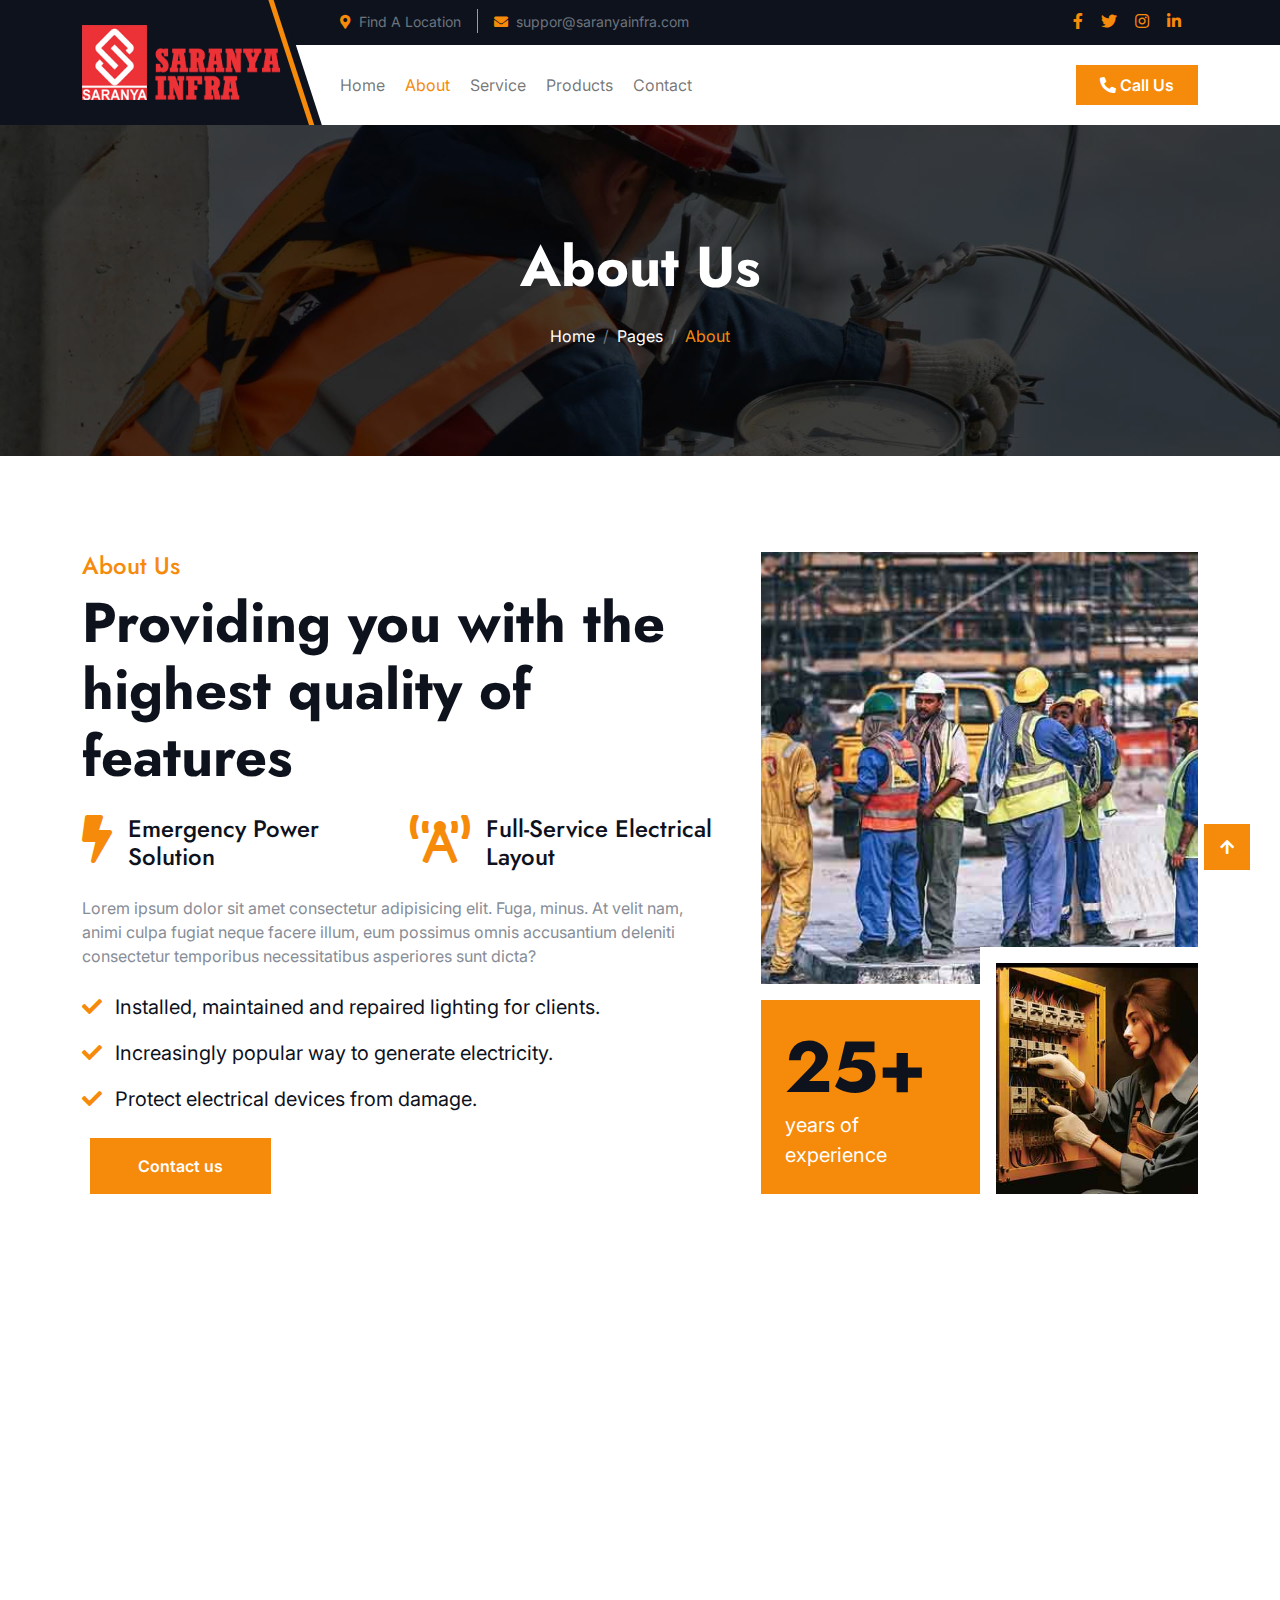
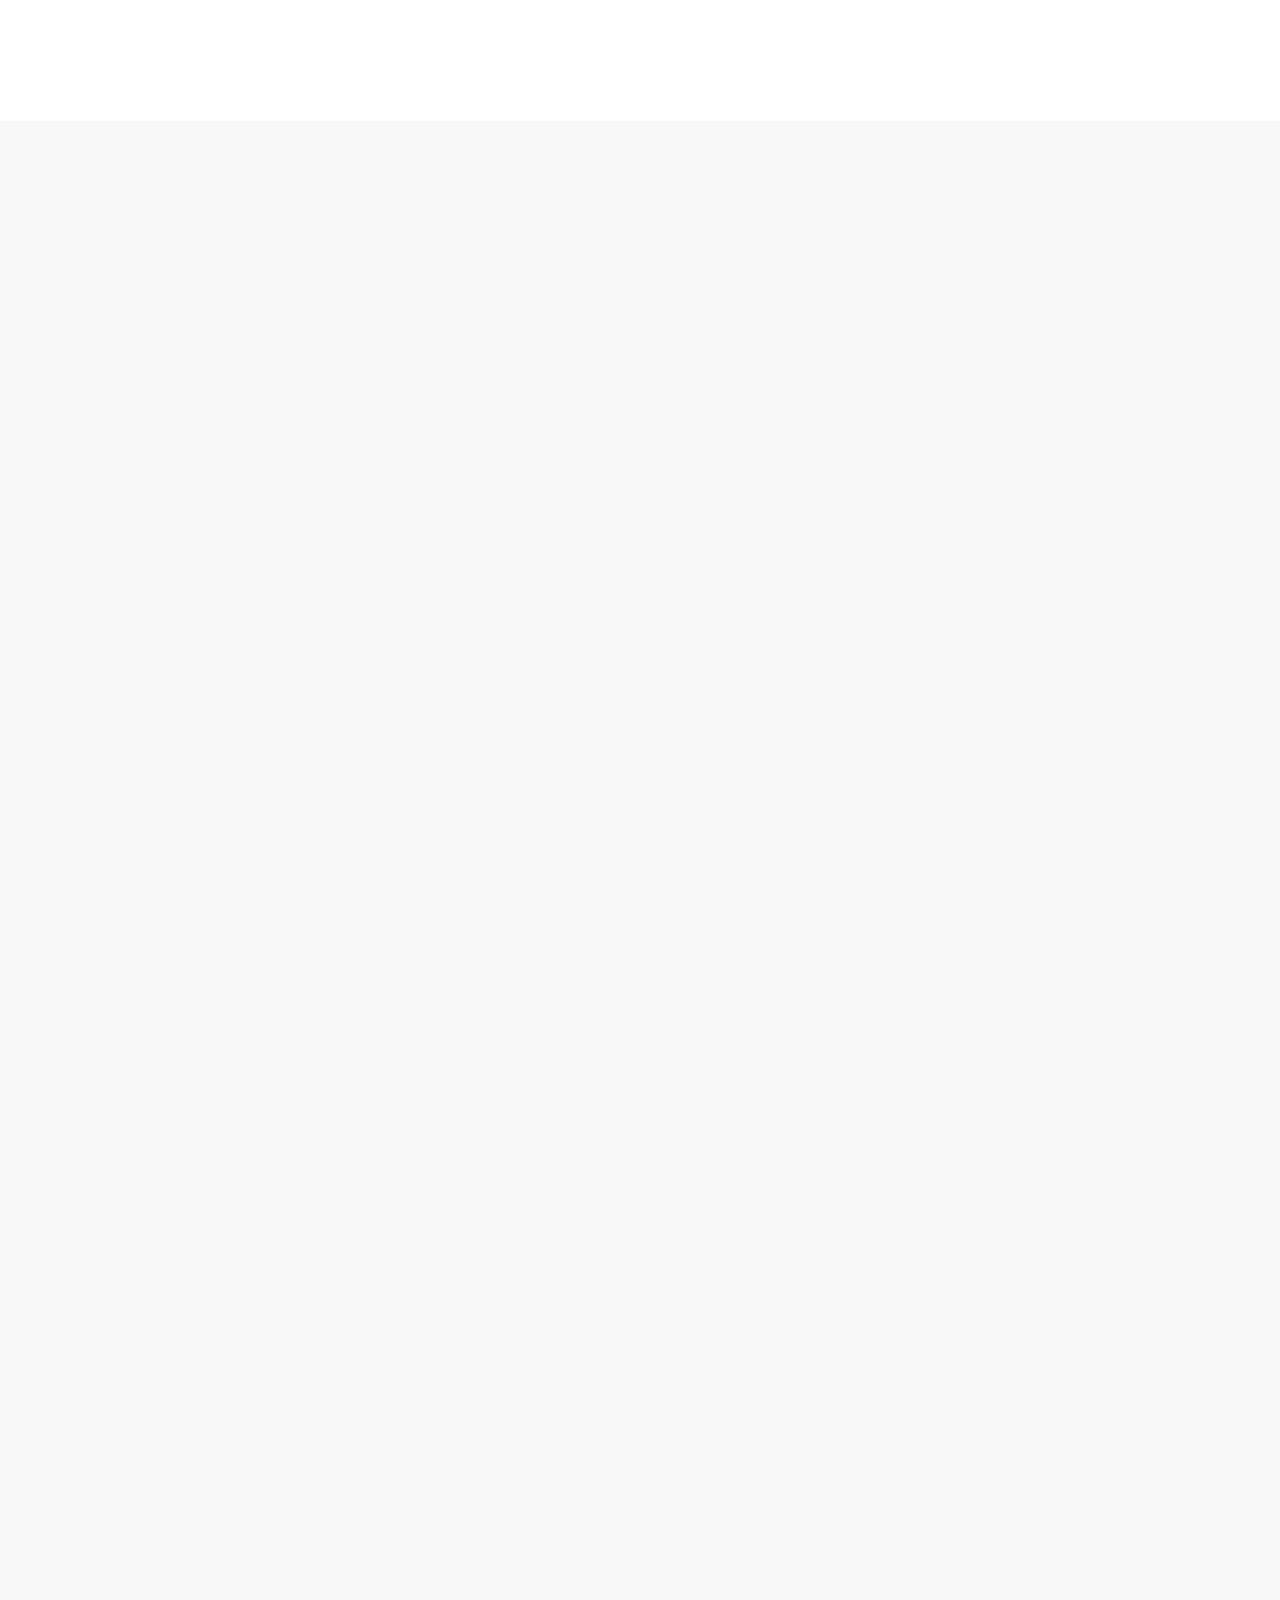
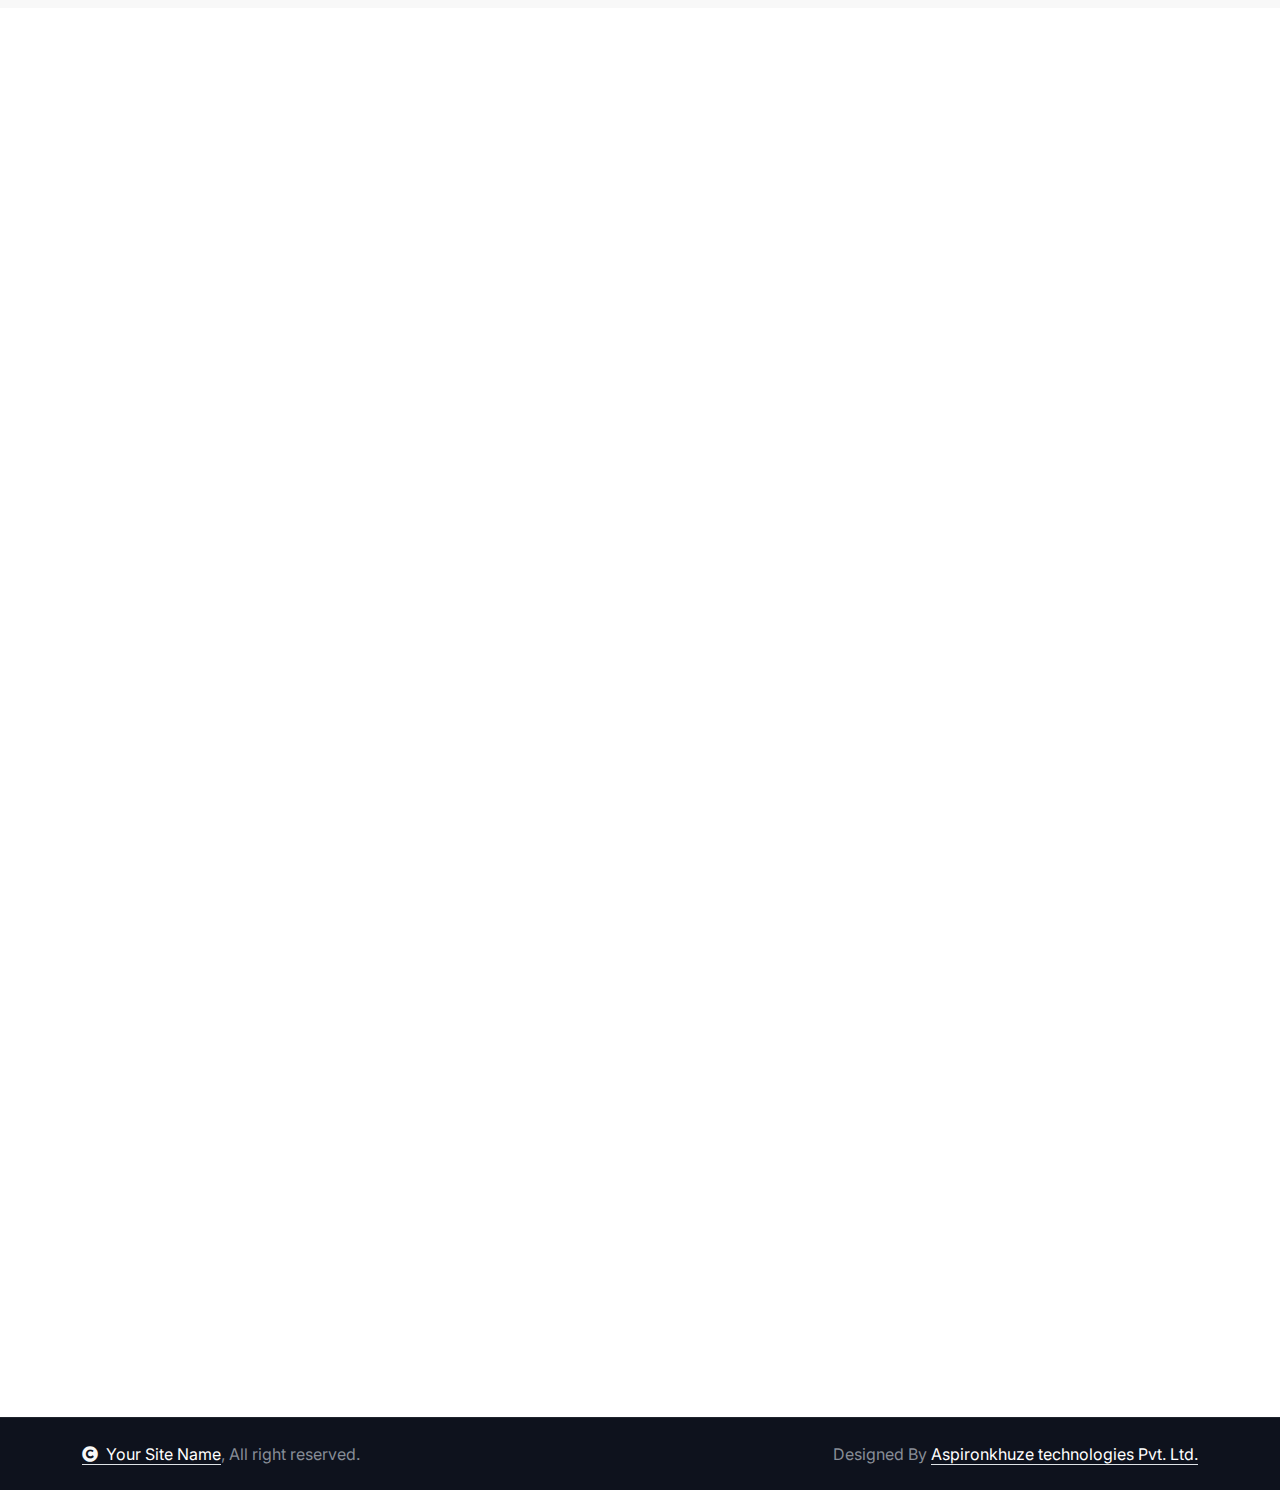
<file: about.html>
<!DOCTYPE html>
<html lang="en">

    <head>
        <meta charset="utf-8">
        <title>saranya Infra</title>
        <meta content="width=device-width, initial-scale=1.0" name="viewport">
        <meta content="" name="keywords">
        <meta content="" name="description">

        <!-- Google Web Fonts -->
        <link rel="preconnect" href="https://fonts.googleapis.com">
        <link rel="preconnect" href="https://fonts.gstatic.com" crossorigin>
        <link href="https://fonts.googleapis.com/css2?family=Inter:wght@100..900&family=Edu+TAS+Beginner:wght@400..700&family=Jost:ital,wght@0,100..900;1,100..900&display=swap" rel="stylesheet">

        <!-- Icon Font Stylesheet -->
        <link rel="stylesheet" href="https://use.fontawesome.com/releases/v5.15.4/css/all.css"/>
        <link href="https://cdn.jsdelivr.net/npm/bootstrap-icons@1.4.1/font/bootstrap-icons.css" rel="stylesheet">

        <!-- Libraries Stylesheet -->
        <link rel="stylesheet" href="lib/animate/animate.min.css"/>
        <link href="lib/owlcarousel/assets/owl.carousel.min.css" rel="stylesheet">


        <!-- Customized Bootstrap Stylesheet -->
        <link href="css/bootstrap.min.css" rel="stylesheet">

        <!-- Template Stylesheet -->
        <link href="css/style.css" rel="stylesheet">
    </head>

    <body>

        <!-- Spinner Start -->
        <div id="spinner" class="show bg-white position-fixed translate-middle w-100 vh-100 top-50 start-50 d-flex align-items-center justify-content-center">
            <div class="spinner-border text-primary" style="width: 3rem; height: 3rem;" role="status">
                <span class="sr-only">Loading...</span>
            </div>
        </div>
        <!-- Spinner End -->

        

        <!-- Navbar & Hero Start -->
        <div class="container-fluid header-top">
            <div class="container d-flex align-items-center">
              <div class="d-flex align-items-center h-100">
                <a href="#" class="navbar-brand" style="height: 125px;">
                  <!-- <h1 class="text-primary mb-0">
                    <i class="fas fa-bolt"></i>
                  </h1> -->
                  <img style="width: 100%;" src="./img/saraniya-logo.png" alt="" />
                  <!-- <img src="img/logo.png" alt="Logo"> -->
                </a>
              </div>
              <div class="w-100 h-100">
                <div class="topbar px-0 py-2 d-none d-lg-block" style="height: 45px;">
                  <div class="row gx-0 align-items-center">
                    <div class="col-lg-8 text-center text-lg-center mb-lg-0">
                      <div class="d-flex flex-wrap">
                        <div class="border-end border-primary pe-3">
                          <a href="#" class="text-muted small"
                            ><i class="fas fa-map-marker-alt text-primary me-2"></i
                            >Find A Location</a
                          >
                        </div>
                        <div class="ps-3">
                          <a href="mailto:suppor@saranyainfra.com" class="text-muted small"
                            ><i class="fas fa-envelope text-primary me-2"></i
                            >suppor@saranyainfra.com</a
                          >
                        </div>
                      </div>
                    </div>
                    <div class="col-lg-4 text-center text-lg-end">
                      <div class="d-flex justify-content-end">
                        <div class="d-flex border-enddd border-primary pe-3">
                          <a class="btn p-0 text-primary me-3" href="#"
                            ><i class="fab fa-facebook-f"></i
                          ></a>
                          <a class="btn p-0 text-primary me-3" href="#"
                            ><i class="fab fa-twitter"></i
                          ></a>
                          <a class="btn p-0 text-primary me-3" href="#"
                            ><i class="fab fa-instagram"></i
                          ></a>
                          <a class="btn p-0 text-primary me-0" href="#"
                            ><i class="fab fa-linkedin-in"></i
                          ></a>
                        </div>
                        <!-- <div class="dropdown ms-3">
                                              <a href="#" class="dropdown-toggle text-white" data-bs-toggle="dropdown"><small class="text-body"><i class="fas fa-globe-europe text-primary me-2"></i> English</small></a>
                                              <div class="dropdown-menu">
                                                  <a href="#" class="dropdown-item">English</a>
                                                  <a href="#" class="dropdown-item">Bangla</a>
                                                  <a href="#" class="dropdown-item">French</a>
                                                  <a href="#" class="dropdown-item">Spanish</a>
                                                  <a href="#" class="dropdown-item">Arabic</a>
                                              </div>
                                          </div> -->
                      </div>
                    </div>
                  </div>
                </div>
                <div class="nav-bar px-0 py-lg-0" style="height: 80px;">
                  <nav
                    class="navbar navbar-expand-lg navbar-light d-flex justify-content-lg-end"
                  >
                    <a href="#" class="navbar-brand-2">
                      <h1 class="text-primary mb-0">
                        <!-- <i class="fas fa-bolt"></i> -->
                        <img
                          style="width: 9rem;"
                          src="./img/saraniya-logo.png"
                          alt="Logo"
                        />
                      </h1>
                    </a>
                    <button
                      class="navbar-toggler"
                      type="button"
                      data-bs-toggle="collapse"
                      data-bs-target="#navbarCollapse"
                    >
                      <span class="fa fa-bars"></span>
                    </button>
                    <div class="collapse navbar-collapse" id="navbarCollapse">
                      <div class="navbar-nav mx-0 mx-lg-auto bg-white">
                        <a href="index.html" class="nav-item nav-link">Home</a>
                        <a href="about.html" class="nav-item nav-link active">About</a>
                        <a href="service.html" class="nav-item nav-link">Service</a>
                        <a href="product.html" class="nav-item nav-link">Products</a>
      
                        <!-- <a href="blog.html" class="nav-item nav-link">Blog</a> -->
                        <!-- <div class="nav-item dropdown">
                          <a href="#" class="nav-link" data-bs-toggle="dropdown">
                            <span class="dropdown-toggle">Pages</span>
                          </a>
                          <div class="dropdown-menu">
                            <a href="product.html" class="dropdown-item"
                              >Our Products</a
                            >
                            <a href="team.html" class="dropdown-item">Our team</a>
                            <a href="testimonial.html" class="dropdown-item"
                              >Testimonial</a
                            >
                            <a href="404.html" class="dropdown-item">404 Page</a>
                          </div>
                        </div> -->
                        <a href="contact.html" class="nav-item nav-link">Contact</a>
                        <div class="nav-btn ps-3">
                          <!-- <button class="" data-bs-toggle="modal" data-bs-target="#searchModal"><i class="fas fa-search"></i></button> -->
                          <!-- <a href="#" class="btn btn-primary py-2 px-4 ms-0 ms-lg-3">
                            Get Solution</a
                          > -->
                          <a href="tel:+917411220602" class="btn btn-primary py-2 px-4 ms-0 ms-lg-3">
                              <i class="fas fa-phone" style="transform: rotate(90deg);"></i> Call Us
                            </a>
                            
                        </div>
                      </div>
                    </div>
                  </nav>
                </div>
              </div>
            </div>
          </div>
        <!-- Navbar & Hero End -->

        <!-- Modal Search Start -->
        <div class="modal fade" id="searchModal" tabindex="-1" aria-labelledby="exampleModalLabel" aria-hidden="true">
            <div class="modal-dialog modal-fullscreen">
                <div class="modal-content rounded-0">
                    <div class="modal-header">
                        <h5 class="modal-title" id="exampleModalLabel">Search by keyword</h5>
                        <button type="button" class="btn-close" data-bs-dismiss="modal" aria-label="Close"></button>
                    </div>
                    <div class="modal-body d-flex align-items-center bg-primary">
                        <div class="input-group w-75 mx-auto d-flex">
                            <input type="search" class="form-control p-3" placeholder="keywords" aria-describedby="search-icon-1">
                            <span id="search-icon-1" class="btn bg-light border nput-group-text p-3"><i class="fa fa-search"></i></span>
                        </div>
                    </div>
                </div>
            </div>
        </div>
        <!-- Modal Search End -->


        <!-- Header Start -->
        <div class="container-fluid bg-breadcrumb">
            <div class="container text-center py-5" style="max-width: 900px;">
                <h4 class="text-white display-4 mb-4 wow fadeInDown" data-wow-delay="0.1s">About Us</h4>
                <ol class="breadcrumb d-flex justify-content-center mb-0 wow fadeInDown" data-wow-delay="0.3s">
                    <li class="breadcrumb-item"><a href="index.html">Home</a></li>
                    <li class="breadcrumb-item"><a href="#">Pages</a></li>
                    <li class="breadcrumb-item active text-primary">About</li>
                </ol>    
            </div>
        </div>
        <!-- Header End -->


        <!-- About Start -->
        <div class="container-fluid about py-5">
            <div class="container py-5">
                <div class="row g-5">
                    <div class="col-lg-7 wow fadeInLeft" data-wow-delay="0.2s">
                        <div class="h-100">
                            <h4 class="text-primary">About Us</h4>
                            <h1 class="display-4 mb-4">Providing you with the highest quality of features</h1>
                            <div class="row g-4 mb-4">
                                <div class="col-md-6">
                                    <a href="#" class="d-flex">
                                        <span class="fas fa-bolt fa-3x me-3"></span>
                                        <h4 class="mb-0">Emergency Power Solution</h4>
                                    </a>
                                </div>
                                <div class="col-md-6">
                                    <a href="#" class="d-flex">
                                        <span class="fas fa-broadcast-tower fa-3x me-3"></span>
                                        <h4 class="mb-0">Full-Service Electrical Layout</h4>
                                    </a>
                                </div>
                            </div>
                            <p class="mb-4">Lorem ipsum dolor sit amet consectetur adipisicing elit. Fuga, minus. At velit nam, animi culpa fugiat neque facere illum, eum possimus omnis accusantium deleniti consectetur temporibus necessitatibus asperiores sunt dicta?
                            </p>
                            <div class="text-dark mb-4">
                                <p class="fs-5"><span class="fa fa-check text-primary me-2"></span> Installed, maintained and repaired lighting for clients.</p>
                                <p class="fs-5"><span class="fa fa-check text-primary me-2"></span> Increasingly popular way to generate electricity.</p>
                                <p class="fs-5"><span class="fa fa-check text-primary me-2"></span> Protect electrical devices from damage.</p>
                            </div>
                            <a class="btn btn-primary py-3 px-4 px-md-5 ms-2" href="#">Contact us</a>
                        </div>
                    </div>
                    <div class="col-lg-5 wow fadeInRight" data-wow-delay="0.2s">
                        <div class="position-relative h-100">
                            <img src="img/about-1.jpg" class="img-fluid w-100 h-100" style="object-fit: cover;" alt="">
                            <div class="bg-white">
                                <div class="position-absolute pt-3 bg-white" style="width: 50%; left: 0; bottom: 0;">
                                    <div class="bg-primary p-4">
                                        <h4 class="display-2 mb-0">25+</h4>
                                        <p class="text-white fs-5 mb-0">years of experience</p>
                                    </div>
                                </div>
                                <div class="position-absolute p-3 bg-white pb-0 pe-0" style="width: 50%; bottom: 0; right: 0;">
                                    <img src="img/about-2.jpg" class="img-fluid" alt="">
                                </div>
                            </div>
                        </div>
                    </div>
                </div>
            </div>
        </div>
        <!-- About End -->


        <!-- Banner Start -->
         <div class="container-fluid banner py-5 wow zoomIn" data-wow-delay="0.2s">
            <div class="banner-design-1"></div>
            <div class="banner-design-2"></div>
            <div class="container py-5">
                <div class="row g-5">
                    <div class="col-lg-8">
                        <div class="">
                            <h4 class="text-white">Contact With Me</h4>
                            <h1 class="display-4 text-white mb-0">We provide professional electric services for our customer</h1>
                        </div>
                    </div>
                    <div class="col-lg-4">
                        <div class="d-flex align-items-center justify-content-lg-end h-100">
                            <a class="btn btn-primary py-3 px-4 px-md-5 ms-2" href="#">EXPLORE MORE</a>
                        </div>
                    </div>
                </div>
            </div>
         </div>
        <!-- Banner End -->

        <!-- products Start -->
        <div class="container-fluid products bg-light py-5">
            <div class="container py-5">
                <div class="row g-5">
                    <div class="col-lg-5 wow fadeInLeft" data-wow-delay="0.2s">
                        <div>
                            <h4 class="text-primary">Our Products</h4>
                            <h1 class="display-4 mb-4">How to work Our Electricity products</h1>
                            <p class="mb-5">Lorem ipsum, dolor sit amet consectetur adipisicing elit. Voluptatum fugiat quae nihil obcaecati,</p>
                            <ul class="nav">
                                <li class="nav-item bg-white mb-4 w-100">
                                    <a class="d-flex align-items-center h4 mb-0 p-3 active" data-bs-toggle="pill" href="#productsTab-1">
                                        <div class="products-icon btn-md-square bg-primary text-white me-3"><span class="fas fa-bolt small"></span></div><span>Power Path Unveiling Our process</span>
                                    </a>
                                </li>
                                <li class="nav-item bg-white mb-4 w-100">
                                    <a class="d-flex align-items-center h4 mb-0 p-3" data-bs-toggle="pill" href="#productsTab-2">
                                        <div class="products-icon btn-md-square bg-primary text-white me-3"><span class="fas fa-charging-station small"></span></div><span>Electro Flow Decoding Our method</span>
                                    </a>
                                </li>
                                <li class="nav-item bg-white mb-4 w-100">
                                    <a class="d-flex align-items-center h4 mb-0 p-3" data-bs-toggle="pill" href="#productsTab-3">
                                        <div class="products-icon btn-md-square bg-primary text-white me-3"><span class="fas fa-broadcast-tower small"></span></div><span>Energetic Engine Behind Scenes</span>
                                    </a>
                                </li>
                                <li class="nav-item bg-white mb-4 w-100">
                                    <a class="d-flex align-items-center h4 mb-0 p-3" data-bs-toggle="pill" href="#productsTab-4">
                                        <div class="products-icon btn-md-square bg-primary text-white me-3"><span class="fas fa-bolt small"></span></div><span>Watt Works Discover Operations</span>
                                    </a>
                                </li>
                            </ul>
                        </div>
                    </div>
                    <div class="col-lg-7 wow fadeInRight" data-wow-delay="0.2s">
                        <div class="tab-content">
                            <div id="productsTab-1" class="tab-pane fade show p-0 active">
                                <div class="products-item">
                                    <img src="img/industrial-1.jpg" class="img-fluid w-100" alt="">
                                    <div class="products-content bg-white p-4">
                                        <h4 class="mb-3">Power Path Unveiling Our process</h4>
                                        <p class="mb-4">Lorem ipsum dolor, sit amet consectetur adipisicing elit. Consequatur, quo? Enim facere, praesentium voluptatem vero officiis libero fuga rem autem amet recusandae voluptates, dolorem quo magni. Corporis eveniet consequuntur accusantium.
                                        </p>
                                        <a class="btn btn-primary py-2 px-4" href="#">Read More</a>
                                    </div>
                                </div>
                            </div>
                            <div id="productsTab-2" class="tab-pane fade show p-0">
                                <div class="products-item">
                                    <img src="img/industrial-2.jpg" class="img-fluid w-100" alt="">
                                    <div class="products-content bg-white p-4">
                                        <h4 class="mb-3">Electro Flow Decoding Our method</h4>
                                        <p class="mb-4">Lorem ipsum dolor, sit amet consectetur adipisicing elit. Consequatur, quo? Enim facere, praesentium voluptatem vero officiis libero fuga rem autem amet recusandae voluptates, dolorem quo magni. Corporis eveniet consequuntur accusantium.
                                        </p>
                                        <a class="btn btn-primary py-2 px-4" href="#">Read More</a>
                                    </div>
                                </div>
                            </div>
                            <div id="productsTab-3" class="tab-pane fade show p-0">
                                <div class="products-item">
                                    <img src="img/commercial-1.jpg" class="img-fluid w-100" alt="">
                                    <div class="products-content bg-white p-4">
                                        <h4 class="mb-3">Energetic Engine Behind Scenes</h4>
                                        <p class="mb-4">Lorem ipsum dolor, sit amet consectetur adipisicing elit. Consequatur, quo? Enim facere, praesentium voluptatem vero officiis libero fuga rem autem amet recusandae voluptates, dolorem quo magni. Corporis eveniet consequuntur accusantium.
                                        </p>
                                        <a class="btn btn-primary py-2 px-4" href="#">Read More</a>
                                    </div>
                                </div>
                            </div>
                            <div id="productsTab-4" class="tab-pane fade show p-0">
                                <div class="products-item">
                                    <img src="img/commercial-2.jpg" class="img-fluid w-100" alt="">
                                    <div class="products-content bg-white p-4">
                                        <h4 class="mb-4">Watt Works Discover Operations</h4>
                                        <p class="mb-4">Lorem ipsum dolor, sit amet consectetur adipisicing elit. Consequatur, quo? Enim facere, praesentium voluptatem vero officiis libero fuga rem autem amet recusandae voluptates, dolorem quo magni. Corporis eveniet consequuntur accusantium.
                                        </p>
                                        <a class="btn btn-primary py-2 px-4" href="#">Read More</a>
                                    </div>
                                </div>
                            </div>
                        </div>
                    </div>
                </div>
            </div>
        </div>
        <!-- products End -->


        <!-- FAQ Start -->
        <div class="container-fluid faq-section bg-light pb-5">
            <div class="container pb-5">
                <div class="row g-5">
                    <div class="col-lg-6 wow fadeInLeft" data-wow-delay="0.2s">
                        <h4 class="text-primary">Some Important FAQ's</h4>
                        <h1 class="display-4 mb-4">Common Frequently Asked Questions?</h1>
                        <p class="mb-4">Lorem ipsum dolor sit amet consectetur adipisicing elit. Eveniet pariatur sapiente, modi perspiciatis earum ab inventore vitae consequatur tempore quibusdam?
                        </p>
                        <a class="btn btn-primary py-3 px-5" href="#">Have Any Questions</a>
                    </div>
                    <div class="col-xl-6 wow fadeInRight" data-wow-delay="0.4s">
                        <div class="h-100">
                            <div class="accordion" id="accordionExample">
                                <div class="accordion-item">
                                    <h2 class="accordion-header" id="headingOne">
                                        <button class="accordion-button" type="button" data-bs-toggle="collapse" data-bs-target="#collapseOne" aria-expanded="true" aria-controls="collapseOne">
                                            Q: How Do I Sing Up For Your Electricity Services?
                                        </button>
                                    </h2>
                                    <div id="collapseOne" class="accordion-collapse collapse show active" aria-labelledby="headingOne" data-bs-parent="#accordionExample">
                                        <div class="accordion-body">
                                            A: Leverage agile frameworks to provide a robust synopsis for high level overviews. Iterative approaches to corporate strategy foster collaborative thinking to further the overall value proposition.
                                        </div>
                                    </div>
                                </div>
                                <div class="accordion-item">
                                    <h2 class="accordion-header" id="headingTwo">
                                        <button class="accordion-button collapsed" type="button" data-bs-toggle="collapse" data-bs-target="#collapseTwo" aria-expanded="false" aria-controls="collapseTwo">
                                            Q: What Types Of Electricity Plans Do You Offer?
                                        </button>
                                    </h2>
                                    <div id="collapseTwo" class="accordion-collapse collapse" aria-labelledby="headingTwo" data-bs-parent="#accordionExample">
                                        <div class="accordion-body">
                                            A: Leverage agile frameworks to provide a robust synopsis for high level overviews. Iterative approaches to corporate strategy foster collaborative thinking to further the overall value proposition.
                                        </div>
                                    </div>
                                </div>
                                <div class="accordion-item">
                                    <h2 class="accordion-header" id="headingThree">
                                        <button class="accordion-button collapsed" type="button" data-bs-toggle="collapse" data-bs-target="#collapseThree" aria-expanded="false" aria-controls="collapseThree">
                                            Q: What Are Your Billing And Payment Options?
                                        </button>
                                    </h2>
                                    <div id="collapseThree" class="accordion-collapse collapse" aria-labelledby="headingThree" data-bs-parent="#accordionExample">
                                        <div class="accordion-body">
                                            A: Leverage agile frameworks to provide a robust synopsis for high level overviews. Iterative approaches to corporate strategy foster collaborative thinking to further the overall value proposition.
                                        </div>
                                    </div>
                                </div>
                                <div class="accordion-item">
                                    <h2 class="accordion-header" id="headingFour">
                                        <button class="accordion-button collapsed" type="button" data-bs-toggle="collapse" data-bs-target="#collapseFour" aria-expanded="false" aria-controls="collapseFour">
                                            Q: How Can I Track My Energy Usage With Your Services?
                                        </button>
                                    </h2>
                                    <div id="collapseFour" class="accordion-collapse collapse" aria-labelledby="headingFour" data-bs-parent="#accordionExample">
                                        <div class="accordion-body">
                                            A: Leverage agile frameworks to provide a robust synopsis for high level overviews. Iterative approaches to corporate strategy foster collaborative thinking to further the overall value proposition.
                                        </div>
                                    </div>
                                </div>
                            </div>
                        </div>
                    </div>
                </div>
            </div>
         </div>
        <!-- FAQ End -->


        <!-- Team Start -->
         <div class="container-fluid team py-5">
            <div class="container py-5">
                <div class="d-flex flex-column mx-auto text-center mb-5 wow fadeInUp" data-wow-delay="0.2s" style="max-width: 800px;">
                    <h4 class="text-primary">Our Team</h4>
                    <h1 class="display-4 mb-4">Electricity Service offerings</h1>
                    <p class="mb-0">Lorem ipsum dolor sit amet consectetur adipisicing elit. Quidem, deserunt provident ab voluptates rerum eaque eum magni autem atque in minus laboriosam corrupti deleniti voluptatibus rem reiciendis modi veniam animi?
                    </p>
                </div>
                <div class="row g-4">
                    <div class="col-md-6 col-lg-3 wow fadeInUp" data-wow-delay="0.2s">
                        <div class="team-item">
                            <div class="team-img">
                                <img src="img/team-1.jpg" class="img-fluid w-100" alt="">
                                <div class="team-icon">
                                    <a class="btn btn-square btn-primary mb-2" href=""><i class="fab fa-facebook-f"></i></a>
                                    <a class="btn btn-square btn-primary mb-2" href=""><i class="fab fa-twitter"></i></a>
                                    <a class="btn btn-square btn-primary mb-2" href=""><i class="fab fa-instagram"></i></a>
                                    <a class="btn btn-square btn-primary mb-2" href=""><i class="fab fa-linkedin-in"></i></a>
                                </div>
                            </div>
                            <div class="team-content bg-light text-center p-4">
                                <h4>Shoaib Bashir</h4>
                                <p class="mb-0">Profession</p>
                            </div>
                        </div>
                    </div>
                    <div class="col-md-6 col-lg-3 wow fadeInUp" data-wow-delay="0.4s">
                        <div class="team-item">
                            <div class="team-img">
                                <img src="img/team-2.jpg" class="img-fluid w-100" alt="">
                                <div class="team-icon">
                                    <a class="btn btn-square btn-primary mb-2" href=""><i class="fab fa-facebook-f"></i></a>
                                    <a class="btn btn-square btn-primary mb-2" href=""><i class="fab fa-twitter"></i></a>
                                    <a class="btn btn-square btn-primary mb-2" href=""><i class="fab fa-instagram"></i></a>
                                    <a class="btn btn-square btn-primary mb-2" href=""><i class="fab fa-linkedin-in"></i></a>
                                </div>
                            </div>
                            <div class="team-content bg-light text-center p-4">
                                <h4>Shoaib Bashir</h4>
                                <p class="mb-0">Profession</p>
                            </div>
                        </div>
                    </div>
                    <div class="col-md-6 col-lg-3 wow fadeInUp" data-wow-delay="0.6s">
                        <div class="team-item">
                            <div class="team-img">
                                <img src="img/team-3.jpg" class="img-fluid w-100" alt="">
                                <div class="team-icon">
                                    <a class="btn btn-square btn-primary mb-2" href=""><i class="fab fa-facebook-f"></i></a>
                                    <a class="btn btn-square btn-primary mb-2" href=""><i class="fab fa-twitter"></i></a>
                                    <a class="btn btn-square btn-primary mb-2" href=""><i class="fab fa-instagram"></i></a>
                                    <a class="btn btn-square btn-primary mb-2" href=""><i class="fab fa-linkedin-in"></i></a>
                                </div>
                            </div>
                            <div class="team-content bg-light text-center p-4">
                                <h4>Shoaib Bashir</h4>
                                <p class="mb-0">Profession</p>
                            </div>
                        </div>
                    </div>
                    <div class="col-md-6 col-lg-3 wow fadeInUp" data-wow-delay="0.8s">
                        <div class="team-item">
                            <div class="team-img">
                                <img src="img/team-4.jpg" class="img-fluid w-100" alt="">
                                <div class="team-icon">
                                    <a class="btn btn-square btn-primary mb-2" href=""><i class="fab fa-facebook-f"></i></a>
                                    <a class="btn btn-square btn-primary mb-2" href=""><i class="fab fa-twitter"></i></a>
                                    <a class="btn btn-square btn-primary mb-2" href=""><i class="fab fa-instagram"></i></a>
                                    <a class="btn btn-square btn-primary mb-2" href=""><i class="fab fa-linkedin-in"></i></a>
                                </div>
                            </div>
                            <div class="team-content bg-light text-center p-4">
                                <h4>Shoaib Bashir</h4>
                                <p class="mb-0">Profession</p>
                            </div>
                        </div>
                    </div>
                </div>
            </div>
         </div>
        <!-- Team End -->

        <!-- Footer Start -->
        <div class="container-fluid footer bg-dark py-5 wow fadeIn" data-wow-delay="0.2s">
            <div class="container py-5">
                <div class="row g-5 mb-5 align-items-center">
                    <div class="col-lg-7">
                        <div class="position-relative mx-auto">
                            <input class="form-control w-100 py-3 ps-4 pe-5" type="text" placeholder="Email address to Subscribe">
                            <button type="button" class="btn btn-primary position-absolute top-0 end-0 py-2 px-4 mt-2 me-2">Subscribe</button>
                        </div>
                    </div>
                    <div class="col-lg-5">
                        <div class="d-flex align-items-center justify-content-center justify-content-lg-end">
                            <a class="btn btn-light btn-md-square me-3" href=""><i class="fab fa-facebook-f"></i></a>
                            <a class="btn btn-light btn-md-square me-3" href=""><i class="fab fa-twitter"></i></a>
                            <a class="btn btn-light btn-md-square me-3" href=""><i class="fab fa-instagram"></i></a>
                            <a class="btn btn-light btn-md-square me-0" href=""><i class="fab fa-linkedin-in"></i></a>
                        </div>
                    </div>
                </div>
                <div class="row g-5">
                    <div class="col-md-6 col-lg-6 col-xl-3">
                        <div class="footer-item d-flex flex-column">
                            <div class="footer-item">
                                <h3 class="text-white mb-4"><i class="fas fa-bolt text-primary me-3"></i>Electra</h3>
                                <p class="mb-3">Dolor amet sit justo amet elitr clita ipsum elitr est.Lorem ipsum dolor sit amet, consectetur adipiscing elit consectetur adipiscing elit.</p>
                            </div>
                        </div>
                    </div>
                    <div class="col-md-6 col-lg-6 col-xl-3">
                        <div class="footer-item d-flex flex-column">
                            <h4 class="text-white mb-4">Quick Links</h4>
                            <a href="#"> Home</a>
                            <a href="#"> About us</a>
                            <a href="#"> Service</a>
                            <a href="#"> Testimonial</a>
                            <a href="#"> Contact Us</a>
                        </div>
                    </div>
                    <div class="col-md-6 col-lg-6 col-xl-3">
                        <div class="footer-item d-flex flex-column">
                            <h4 class="text-white mb-4">Electricity service</h4>
                            <a href="#"> Air Conditioning</a>
                            <a href="#"> Electrical Panels</a>
                            <a href="#"> Security System</a>
                            <a href="#"> Indoor Lighting</a>
                            <a href="#"> Electrical Services</a>
                        </div>
                    </div>
                    <div class="col-md-6 col-lg-6 col-xl-3">
                        <div class="footer-item d-flex flex-column">
                            <h4 class="text-white mb-4">Contact Info</h4>
                            <a href="#"><i class="fa fa-map-marker-alt text-primary me-2"></i> 123 Street, New York, USA</a>
                            <a href="mailto:info@example.com"><i class="fas fa-envelope text-primary me-2"></i> info@example.com</a>
                            <a href="mailto:info@example.com"><i class="fas fa-envelope text-primary me-2"></i> info@example.com</a>
                            <a href="tel:+012 345 67890"><i class="fas fa-phone text-primary me-2"></i> +012 345 67890</a>
                            <a href="tel:+012 345 67890" class="mb-3"><i class="fas fa-print text-primary me-2"></i> +012 345 67890</a>
                        </div>
                    </div>
                </div>
            </div>
        </div>
        <!-- Footer End -->

        
        <!-- Copyright Start -->
        <div class="container-fluid copyright py-4">
            <div class="container">
                <div class="row g-4 align-items-center">
                    <div class="col-md-6 text-center text-md-start mb-md-0">
                        <span class="text-body"><a href="#" class="border-bottom text-white"><i class="fas fa-copyright text-light me-2"></i>Your Site Name</a>, All right reserved.</span>
                    </div>
                    <div class="col-md-6 text-center text-md-end text-body">
                        <!--/*** This template is free as long as you keep the below author’s credit link/attribution link/backlink. ***/-->
                        <!--/*** If you'd like to use the template without the below author’s credit link/attribution link/backlink, ***/-->
                        <!--/*** you can purchase the Credit Removal License from "https://aspironkhuze.com/credit-removal". ***/-->
                        Designed By <a class="border-bottom text-white" href="https://aspironkhuze.com">Aspironkhuze technologies Pvt. Ltd.</a>
                    </div>
                </div>
            </div>
        </div>
        <!-- Copyright End -->

         


        


        <!-- Back to Top -->
        <a href="#" class="btn btn-primary btn-lg-square back-to-top"><i class="fa fa-arrow-up"></i></a>   

        
        <!-- JavaScript Libraries -->
        <script src="https://ajax.googleapis.com/ajax/libs/jquery/3.6.4/jquery.min.js"></script>
        <script src="https://cdn.jsdelivr.net/npm/bootstrap@5.0.0/dist/js/bootstrap.bundle.min.js"></script>
        <script src="lib/wow/wow.min.js"></script>
        <script src="lib/easing/easing.min.js"></script>
        <script src="lib/waypoints/waypoints.min.js"></script>
        <script src="lib/owlcarousel/owl.carousel.min.js"></script>
        

        <!-- Template Javascript -->
        <script src="js/main.js"></script>
    </body>

</html>
</file>
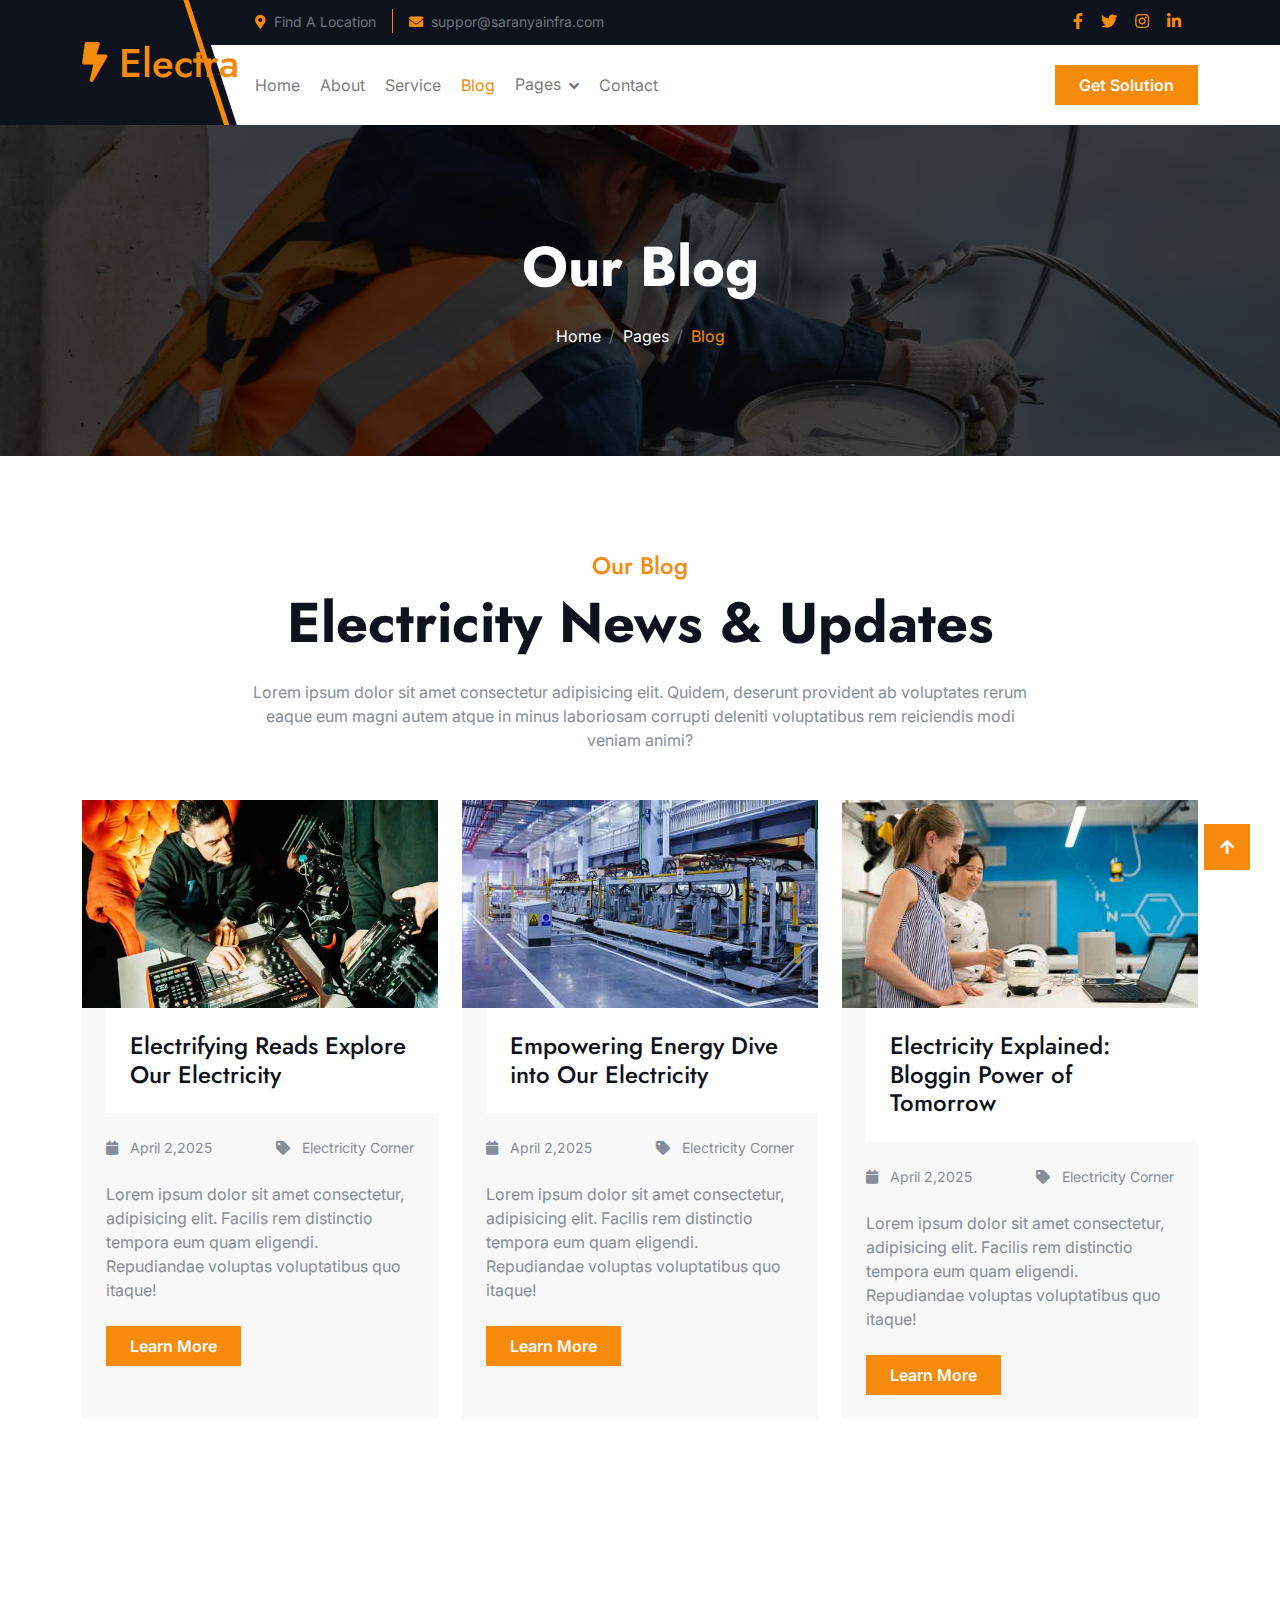
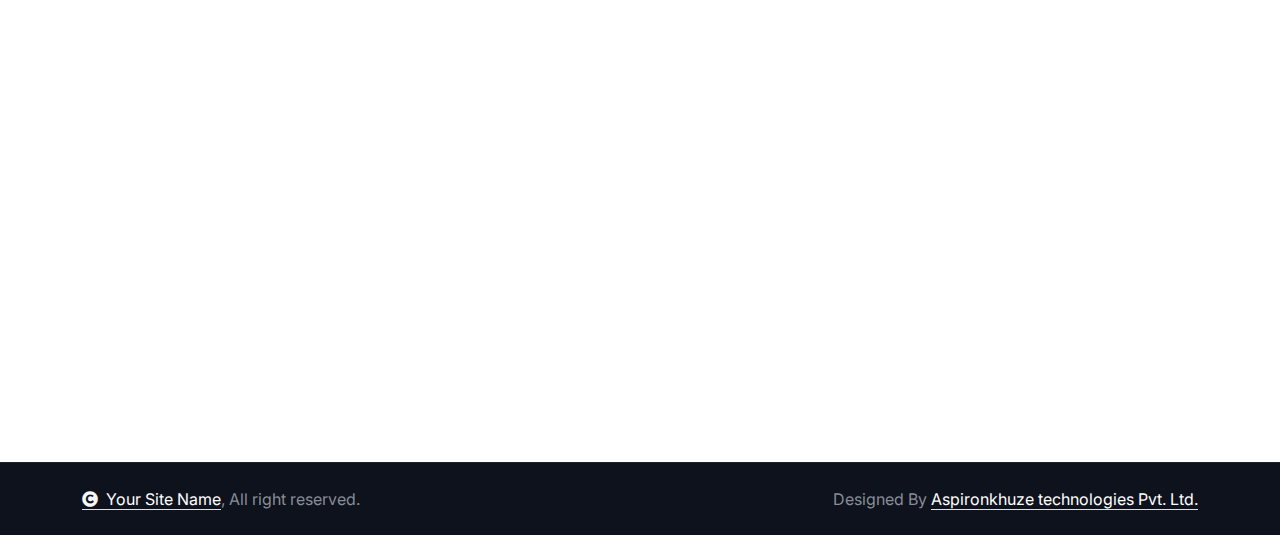
<file: blog.html>
<!DOCTYPE html>
<html lang="en">

    <head>
        <meta charset="utf-8">
        <title>saranya Infra</title>
        <meta content="width=device-width, initial-scale=1.0" name="viewport">
        <meta content="" name="keywords">
        <meta content="" name="description">

        <!-- Google Web Fonts -->
        <link rel="preconnect" href="https://fonts.googleapis.com">
        <link rel="preconnect" href="https://fonts.gstatic.com" crossorigin>
        <link href="https://fonts.googleapis.com/css2?family=Inter:wght@100..900&family=Edu+TAS+Beginner:wght@400..700&family=Jost:ital,wght@0,100..900;1,100..900&display=swap" rel="stylesheet">

        <!-- Icon Font Stylesheet -->
        <link rel="stylesheet" href="https://use.fontawesome.com/releases/v5.15.4/css/all.css"/>
        <link href="https://cdn.jsdelivr.net/npm/bootstrap-icons@1.4.1/font/bootstrap-icons.css" rel="stylesheet">

        <!-- Libraries Stylesheet -->
        <link rel="stylesheet" href="lib/animate/animate.min.css"/>
        <link href="lib/owlcarousel/assets/owl.carousel.min.css" rel="stylesheet">


        <!-- Customized Bootstrap Stylesheet -->
        <link href="css/bootstrap.min.css" rel="stylesheet">

        <!-- Template Stylesheet -->
        <link href="css/style.css" rel="stylesheet">
    </head>

    <body>

        <!-- Spinner Start -->
        <div id="spinner" class="show bg-white position-fixed translate-middle w-100 vh-100 top-50 start-50 d-flex align-items-center justify-content-center">
            <div class="spinner-border text-primary" style="width: 3rem; height: 3rem;" role="status">
                <span class="sr-only">Loading...</span>
            </div>
        </div>
        <!-- Spinner End -->

        

        <!-- Navbar & Hero Start -->
        <div class="container-fluid header-top">
            <div class="container d-flex align-items-center">
                <div class="d-flex align-items-center h-100">
                    <a href="#" class="navbar-brand" style="height: 125px;">
                        <h1 class="text-primary mb-0"><i class="fas fa-bolt"></i> Electra</h1>
                        <!-- <img src="img/logo.png" alt="Logo"> -->
                    </a>
                </div>
                <div class="w-100 h-100">
                    <div class="topbar px-0 py-2 d-none d-lg-block" style="height: 45px;">
                        <div class="row gx-0 align-items-center">
                            <div class="col-lg-8 text-center text-lg-center mb-lg-0">
                                <div class="d-flex flex-wrap">
                                    <div class="border-end border-primary pe-3">
                                        <a href="#" class="text-muted small"><i class="fas fa-map-marker-alt text-primary me-2"></i>Find A Location</a>
                                    </div>
                                    <div class="ps-3">
                                        <a href="mailto:suppor@saranyainfra.com" class="text-muted small"><i class="fas fa-envelope text-primary me-2"></i>suppor@saranyainfra.com</a>
                                    </div>
                                </div>
                            </div>
                            <div class="col-lg-4 text-center text-lg-end">
                                <div class="d-flex justify-content-end">
                                    <div class="d-flex border-enddd border-primary pe-3">
                                        <a class="btn p-0 text-primary me-3" href="#"><i class="fab fa-facebook-f"></i></a>
                                        <a class="btn p-0 text-primary me-3" href="#"><i class="fab fa-twitter"></i></a>
                                        <a class="btn p-0 text-primary me-3" href="#"><i class="fab fa-instagram"></i></a>
                                        <a class="btn p-0 text-primary me-0" href="#"><i class="fab fa-linkedin-in"></i></a>
                                    </div>
                                    <!-- <div class="dropdown ms-3">
                                        <a href="#" class="dropdown-toggle text-white" data-bs-toggle="dropdown"><small class="text-body"><i class="fas fa-globe-europe text-primary me-2"></i> English</small></a>
                                        <div class="dropdown-menu">
                                            <a href="#" class="dropdown-item">English</a>
                                            <a href="#" class="dropdown-item">Bangla</a>
                                            <a href="#" class="dropdown-item">French</a>
                                            <a href="#" class="dropdown-item">Spanish</a>
                                            <a href="#" class="dropdown-item">Arabic</a>
                                        </div>
                                    </div> -->
                                </div>
                            </div>
                        </div>
                    </div>
                    <div class="nav-bar px-0 py-lg-0" style="height: 80px;">
                        <nav class="navbar navbar-expand-lg navbar-light d-flex justify-content-lg-end">
                            <a href="#" class="navbar-brand-2">
                                <h1 class="text-primary mb-0"><i class="fas fa-bolt"></i> Electra</h1>
                                <!-- <img src="img/logo.png" alt="Logo"> -->
                            </a>  
                            <button class="navbar-toggler" type="button" data-bs-toggle="collapse" data-bs-target="#navbarCollapse">
                                <span class="fa fa-bars"></span>
                            </button>
                            <div class="collapse navbar-collapse" id="navbarCollapse">
                                <div class="navbar-nav mx-0 mx-lg-auto bg-white">
                                    <a href="index.html" class="nav-item nav-link">Home</a>
                                    <a href="about.html" class="nav-item nav-link">About</a>
                                    <a href="service.html" class="nav-item nav-link">Service</a>
                                    <a href="blog.html" class="nav-item nav-link active">Blog</a>
                                    <div class="nav-item dropdown">
                                        <a href="#" class="nav-link" data-bs-toggle="dropdown">
                                            <span class="dropdown-toggle">Pages</span>
                                        </a>
                                        <div class="dropdown-menu">
                                            <a href="product.html" class="dropdown-item">Our Products</a>
                                            <a href="team.html" class="dropdown-item">Our team</a>
                                            <a href="testimonial.html" class="dropdown-item">Testimonial</a>
                                            <a href="404.html" class="dropdown-item">404 Page</a>
                                        </div>
                                    </div>
                                    <a href="contact.html" class="nav-item nav-link">Contact</a>
                                    <div class="nav-btn ps-3">
                                        <!-- <button class="" data-bs-toggle="modal" data-bs-target="#searchModal"><i class="fas fa-search"></i></button> -->
                                        <a href="#" class="btn btn-primary py-2 px-4 ms-0 ms-lg-3"> Get Solution</a>
                                    </div>
                                </div>
                            </div>
                        </nav>
                    </div>
                </div>
            </div>
        </div>
        <!-- Navbar & Hero End -->

        <!-- Modal Search Start -->
        <div class="modal fade" id="searchModal" tabindex="-1" aria-labelledby="exampleModalLabel" aria-hidden="true">
            <div class="modal-dialog modal-fullscreen">
                <div class="modal-content rounded-0">
                    <div class="modal-header">
                        <h5 class="modal-title" id="exampleModalLabel">Search by keyword</h5>
                        <button type="button" class="btn-close" data-bs-dismiss="modal" aria-label="Close"></button>
                    </div>
                    <div class="modal-body d-flex align-items-center bg-primary">
                        <div class="input-group w-75 mx-auto d-flex">
                            <input type="search" class="form-control p-3" placeholder="keywords" aria-describedby="search-icon-1">
                            <span id="search-icon-1" class="btn bg-light border nput-group-text p-3"><i class="fa fa-search"></i></span>
                        </div>
                    </div>
                </div>
            </div>
        </div>
        <!-- Modal Search End -->


        <!-- Header Start -->
        <div class="container-fluid bg-breadcrumb">
            <div class="container text-center py-5" style="max-width: 900px;">
                <h4 class="text-white display-4 mb-4 wow fadeInDown" data-wow-delay="0.1s">Our Blog</h4>
                <ol class="breadcrumb d-flex justify-content-center mb-0 wow fadeInDown" data-wow-delay="0.3s">
                    <li class="breadcrumb-item"><a href="index.html">Home</a></li>
                    <li class="breadcrumb-item"><a href="#">Pages</a></li>
                    <li class="breadcrumb-item active text-primary">Blog</li>
                </ol>    
            </div>
        </div>
        <!-- Header End -->


        <!-- Blog Start -->
        <div class="container-fluid blog py-5">
            <div class="container py-5">
                <div class="d-flex flex-column mx-auto text-center mb-5 wow fadeInUp" data-wow-delay="0.2s" style="max-width: 800px;">
                    <h4 class="text-primary">Our Blog</h4>
                    <h1 class="display-4 mb-4">Electricity News & Updates</h1>
                    <p class="mb-0">Lorem ipsum dolor sit amet consectetur adipisicing elit. Quidem, deserunt provident ab voluptates rerum eaque eum magni autem atque in minus laboriosam corrupti deleniti voluptatibus rem reiciendis modi veniam animi?
                    </p>
                </div>
                <div class="row g-4">
                    <div class="col-lg-4 wow fadeInUp" data-wow-delay="0.2s">
                        <div class="blog-item">
                            <div class="blog-img">
                                <img src="img/commercial-1.jpg" class="img-fluid w-100" alt="">
                            </div>
                            <div class="blog-heading ms-4">
                                <a href="#" class="h4 mb-0 p-4">Electrifying Reads Explore Our Electricity</a>
                            </div>
                            <div class="blog-content bg-light p-4">
                                <div class="d-flex justify-content-between mb-4">
                                    <p class="mb-0 small"><i class="fa fa-calendar me-2"></i> April 2,2025</p>
                                    <p class="mb-0 small"><i class="fa fa-tag me-2"></i> Electricity Corner</p>
                                </div>
                                <p class="mb-4">Lorem ipsum dolor sit amet consectetur, adipisicing elit. Facilis rem distinctio tempora eum quam eligendi. Repudiandae voluptas voluptatibus quo itaque!
                                </p>
                                <a class="btn btn-primary py-2 px-4" href="#">Learn More</a>
                            </div>
                        </div>
                    </div>
                    <div class="col-lg-4 wow fadeInUp" data-wow-delay="0.4s">
                        <div class="blog-item">
                            <div class="blog-img">
                                <img src="img/commercial-2.jpg" class="img-fluid w-100" alt="">
                            </div>
                            <div class="blog-heading ms-4">
                                <a href="#" class="h4 mb-0 p-4">Empowering Energy Dive into Our Electricity </a>
                            </div>
                            <div class="blog-content bg-light p-4">
                                <div class="d-flex justify-content-between mb-4">
                                    <p class="mb-0 small"><i class="fa fa-calendar me-2"></i> April 2,2025</p>
                                    <p class="mb-0 small"><i class="fa fa-tag me-2"></i> Electricity Corner</p>
                                </div>
                                <p class="mb-4">Lorem ipsum dolor sit amet consectetur, adipisicing elit. Facilis rem distinctio tempora eum quam eligendi. Repudiandae voluptas voluptatibus quo itaque!
                                </p>
                                <a class="btn btn-primary py-2 px-4" href="#">Learn More</a>
                            </div>
                        </div>
                    </div>
                    <div class="col-lg-4 wow fadeInUp" data-wow-delay="0.6s">
                        <div class="blog-item">
                            <div class="blog-img">
                                <img src="img/commercial-3.jpg" class="img-fluid w-100" alt="">
                            </div>
                            <div class="blog-heading ms-4">
                                <a href="#" class="h4 mb-0 p-4">Electricity Explained: Bloggin Power of Tomorrow</a>
                            </div>
                            <div class="blog-content bg-light p-4">
                                <div class="d-flex justify-content-between mb-4">
                                    <p class="mb-0 small"><i class="fa fa-calendar me-2"></i> April 2,2025</p>
                                    <p class="mb-0 small"><i class="fa fa-tag me-2"></i> Electricity Corner</p>
                                </div>
                                <p class="mb-4">Lorem ipsum dolor sit amet consectetur, adipisicing elit. Facilis rem distinctio tempora eum quam eligendi. Repudiandae voluptas voluptatibus quo itaque!
                                </p>
                                <a class="btn btn-primary py-2 px-4" href="#">Learn More</a>
                            </div>
                        </div>
                    </div>
                </div>
            </div>
         </div>
        <!-- Blog End -->

        <!-- Footer Start -->
        <div class="container-fluid footer bg-dark py-5 wow fadeIn" data-wow-delay="0.2s">
            <div class="container py-5">
                <div class="row g-5 mb-5 align-items-center">
                    <div class="col-lg-7">
                        <div class="position-relative mx-auto">
                            <input class="form-control w-100 py-3 ps-4 pe-5" type="text" placeholder="Email address to Subscribe">
                            <button type="button" class="btn btn-primary position-absolute top-0 end-0 py-2 px-4 mt-2 me-2">Subscribe</button>
                        </div>
                    </div>
                    <div class="col-lg-5">
                        <div class="d-flex align-items-center justify-content-center justify-content-lg-end">
                            <a class="btn btn-light btn-md-square me-3" href=""><i class="fab fa-facebook-f"></i></a>
                            <a class="btn btn-light btn-md-square me-3" href=""><i class="fab fa-twitter"></i></a>
                            <a class="btn btn-light btn-md-square me-3" href=""><i class="fab fa-instagram"></i></a>
                            <a class="btn btn-light btn-md-square me-0" href=""><i class="fab fa-linkedin-in"></i></a>
                        </div>
                    </div>
                </div>
                <div class="row g-5">
                    <div class="col-md-6 col-lg-6 col-xl-3">
                        <div class="footer-item d-flex flex-column">
                            <div class="footer-item">
                                <h3 class="text-white mb-4"><i class="fas fa-bolt text-primary me-3"></i>Electra</h3>
                                <p class="mb-3">Dolor amet sit justo amet elitr clita ipsum elitr est.Lorem ipsum dolor sit amet, consectetur adipiscing elit consectetur adipiscing elit.</p>
                            </div>
                        </div>
                    </div>
                    <div class="col-md-6 col-lg-6 col-xl-3">
                        <div class="footer-item d-flex flex-column">
                            <h4 class="text-white mb-4">Quick Links</h4>
                            <a href="#"> Home</a>
                            <a href="#"> About us</a>
                            <a href="#"> Service</a>
                            <a href="#"> Testimonial</a>
                            <a href="#"> Contact Us</a>
                        </div>
                    </div>
                    <div class="col-md-6 col-lg-6 col-xl-3">
                        <div class="footer-item d-flex flex-column">
                            <h4 class="text-white mb-4">Electricity service</h4>
                            <a href="#"> Air Conditioning</a>
                            <a href="#"> Electrical Panels</a>
                            <a href="#"> Security System</a>
                            <a href="#"> Indoor Lighting</a>
                            <a href="#"> Electrical Services</a>
                        </div>
                    </div>
                    <div class="col-md-6 col-lg-6 col-xl-3">
                        <div class="footer-item d-flex flex-column">
                            <h4 class="text-white mb-4">Contact Info</h4>
                            <a href="#"><i class="fa fa-map-marker-alt text-primary me-2"></i> 123 Street, New York, USA</a>
                            <a href="mailto:info@example.com"><i class="fas fa-envelope text-primary me-2"></i> info@example.com</a>
                            <a href="mailto:info@example.com"><i class="fas fa-envelope text-primary me-2"></i> info@example.com</a>
                            <a href="tel:+012 345 67890"><i class="fas fa-phone text-primary me-2"></i> +012 345 67890</a>
                            <a href="tel:+012 345 67890" class="mb-3"><i class="fas fa-print text-primary me-2"></i> +012 345 67890</a>
                        </div>
                    </div>
                </div>
            </div>
        </div>
        <!-- Footer End -->

        
        <!-- Copyright Start -->
        <div class="container-fluid copyright py-4">
            <div class="container">
                <div class="row g-4 align-items-center">
                    <div class="col-md-6 text-center text-md-start mb-md-0">
                        <span class="text-body"><a href="#" class="border-bottom text-white"><i class="fas fa-copyright text-light me-2"></i>Your Site Name</a>, All right reserved.</span>
                    </div>
                    <div class="col-md-6 text-center text-md-end text-body">
                        <!--/*** This template is free as long as you keep the below author’s credit link/attribution link/backlink. ***/-->
                        <!--/*** If you'd like to use the template without the below author’s credit link/attribution link/backlink, ***/-->
                        <!--/*** you can purchase the Credit Removal License from "https://aspironkhuze.com/credit-removal". ***/-->
                        Designed By <a class="border-bottom text-white" href="https://aspironkhuze.com">Aspironkhuze technologies Pvt. Ltd.</a>
                    </div>
                </div>
            </div>
        </div>
        <!-- Copyright End -->

         


        


        <!-- Back to Top -->
        <a href="#" class="btn btn-primary btn-lg-square back-to-top"><i class="fa fa-arrow-up"></i></a>   

        
        <!-- JavaScript Libraries -->
        <script src="https://ajax.googleapis.com/ajax/libs/jquery/3.6.4/jquery.min.js"></script>
        <script src="https://cdn.jsdelivr.net/npm/bootstrap@5.0.0/dist/js/bootstrap.bundle.min.js"></script>
        <script src="lib/wow/wow.min.js"></script>
        <script src="lib/easing/easing.min.js"></script>
        <script src="lib/waypoints/waypoints.min.js"></script>
        <script src="lib/owlcarousel/owl.carousel.min.js"></script>
        

        <!-- Template Javascript -->
        <script src="js/main.js"></script>
    </body>

</html>
</file>
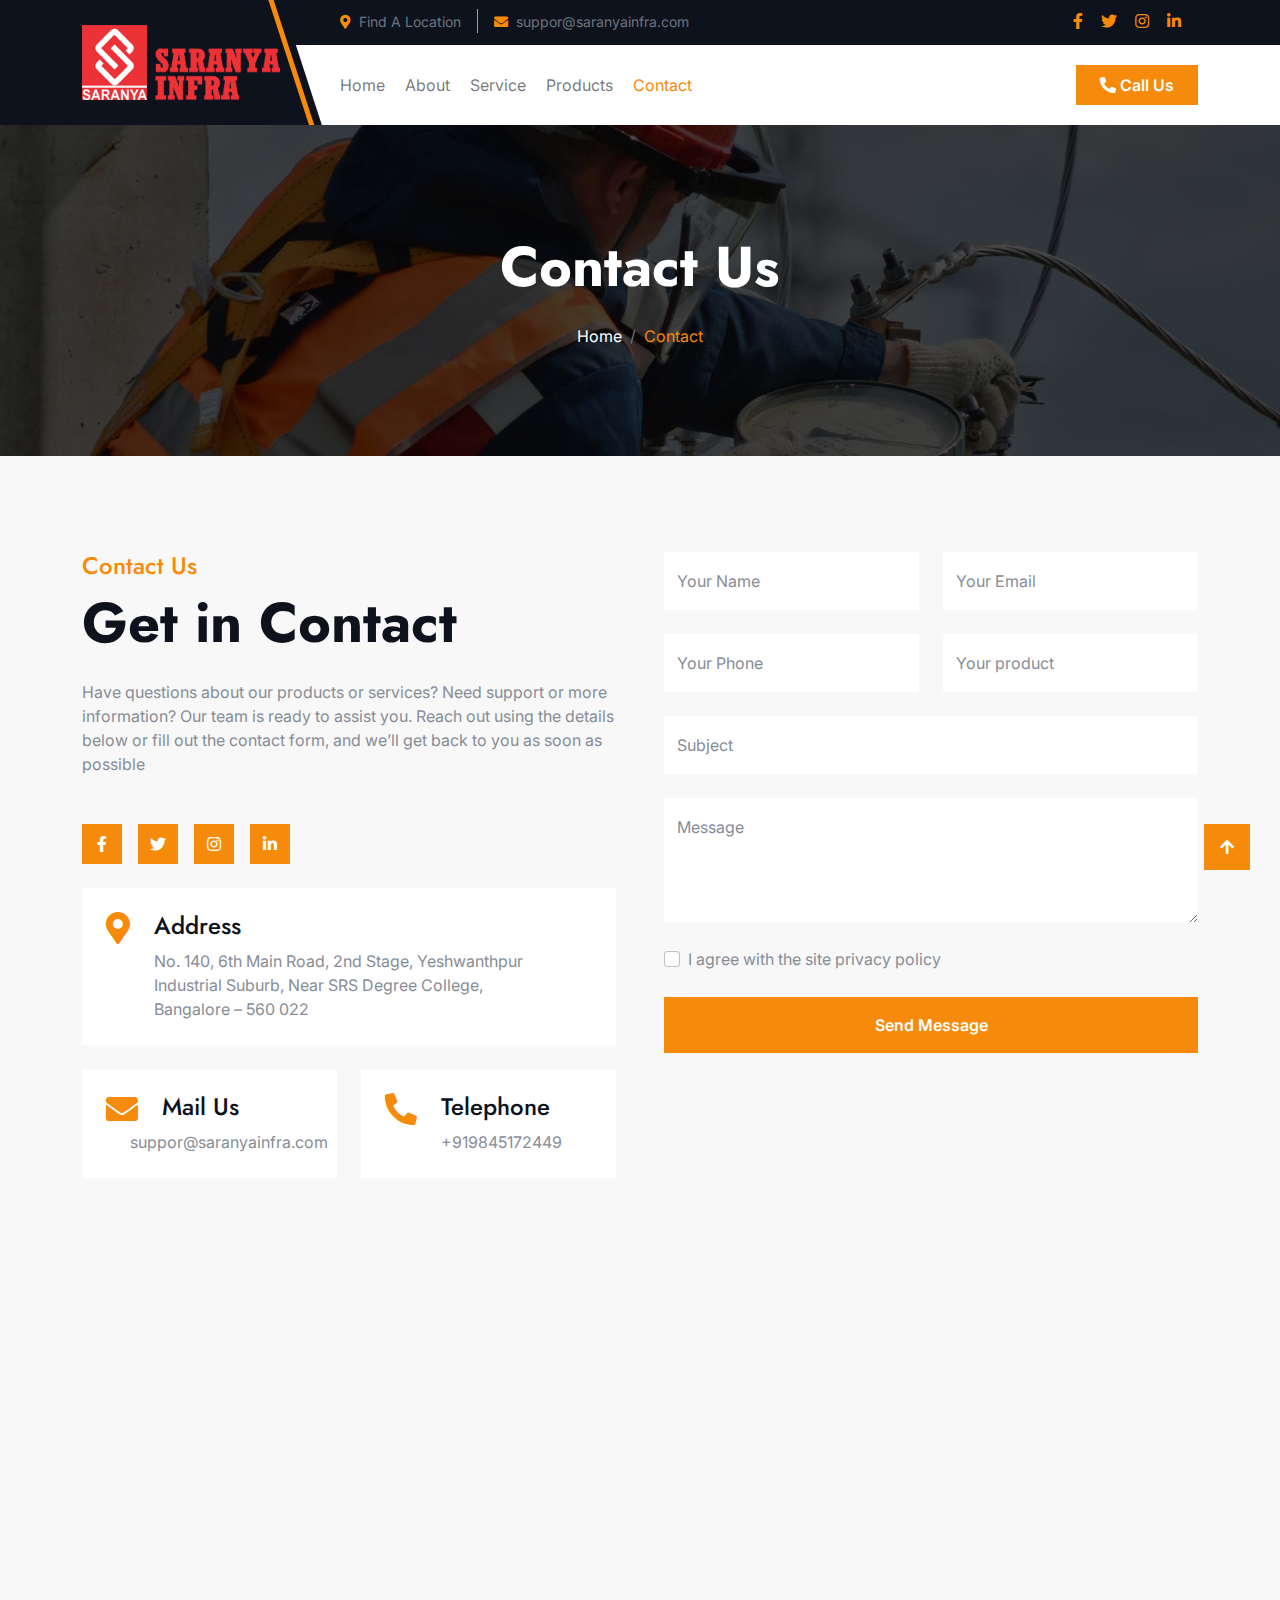
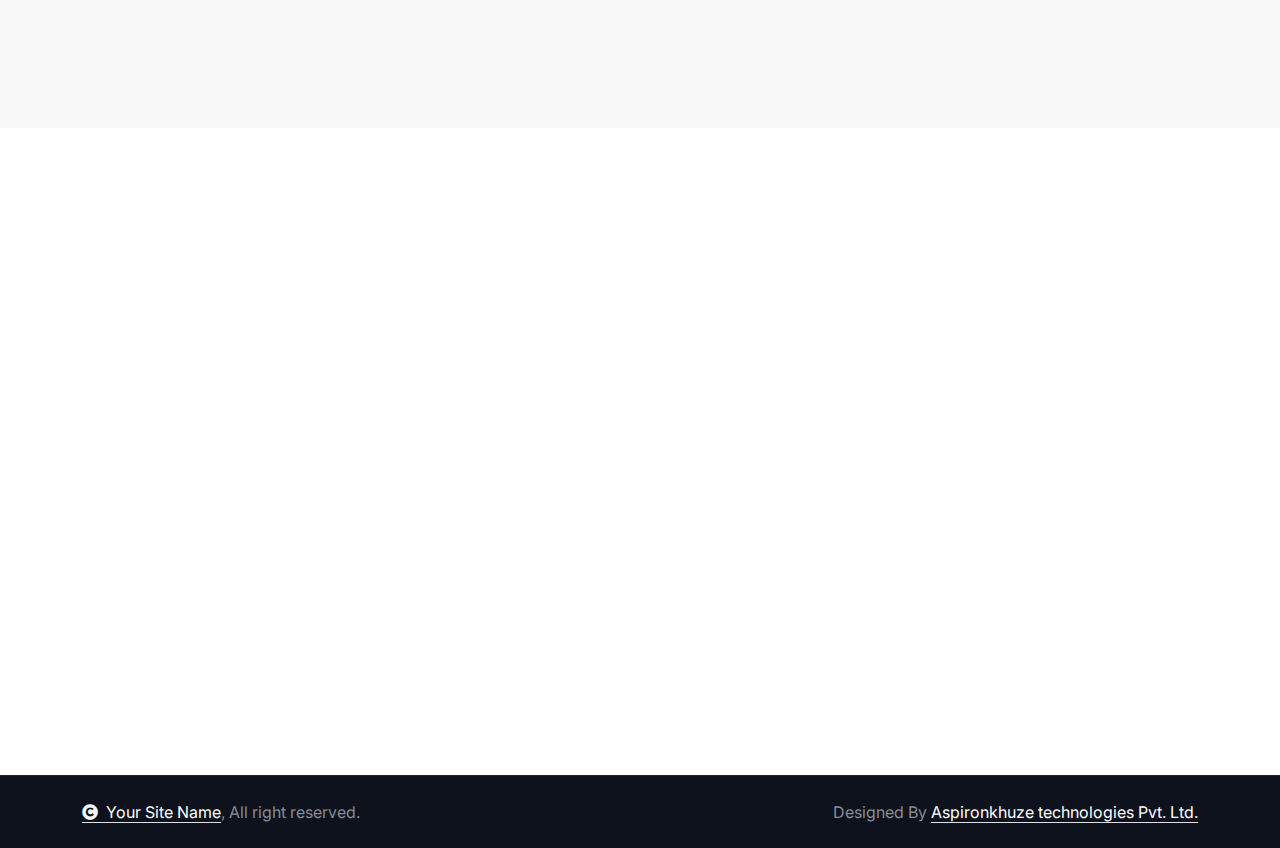
<file: contact.html>
<!DOCTYPE html>
<html lang="en">
  <head>
    <meta charset="utf-8" />
    <title>saranya Infra</title>
    <meta content="width=device-width, initial-scale=1.0" name="viewport" />
    <meta content="" name="keywords" />
    <meta content="" name="description" />

    <!-- Google Web Fonts -->
    <link rel="preconnect" href="https://fonts.googleapis.com" />
    <link rel="preconnect" href="https://fonts.gstatic.com" crossorigin />
    <link
      href="https://fonts.googleapis.com/css2?family=Inter:wght@100..900&family=Edu+TAS+Beginner:wght@400..700&family=Jost:ital,wght@0,100..900;1,100..900&display=swap"
      rel="stylesheet"
    />

    <!-- Icon Font Stylesheet -->
    <link
      rel="stylesheet"
      href="https://use.fontawesome.com/releases/v5.15.4/css/all.css"
    />
    <link
      href="https://cdn.jsdelivr.net/npm/bootstrap-icons@1.4.1/font/bootstrap-icons.css"
      rel="stylesheet"
    />

    <!-- Libraries Stylesheet -->
    <link rel="stylesheet" href="lib/animate/animate.min.css" />
    <link href="lib/owlcarousel/assets/owl.carousel.min.css" rel="stylesheet" />

    <!-- Customized Bootstrap Stylesheet -->
    <link href="css/bootstrap.min.css" rel="stylesheet" />

    <!-- Template Stylesheet -->
    <link href="css/style.css" rel="stylesheet" />
  </head>

  <body>
    <!-- Spinner Start -->
    <div
      id="spinner"
      class="show bg-white position-fixed translate-middle w-100 vh-100 top-50 start-50 d-flex align-items-center justify-content-center"
    >
      <div
        class="spinner-border text-primary"
        style="width: 3rem; height: 3rem;"
        role="status"
      >
        <span class="sr-only">Loading...</span>
      </div>
    </div>
    <!-- Spinner End -->

    <!-- Navbar & Hero Start -->
    <div class="container-fluid header-top">
      <div class="container d-flex align-items-center">
        <div class="d-flex align-items-center h-100">
          <a href="#" class="navbar-brand" style="height: 125px;">
            <!-- <h1 class="text-primary mb-0">
                    <i class="fas fa-bolt"></i>
                  </h1> -->
            <img style="width: 100%;" src="./img/saraniya-logo.png" alt="" />
            <!-- <img src="img/logo.png" alt="Logo"> -->
          </a>
        </div>
        <div class="w-100 h-100">
          <div class="topbar px-0 py-2 d-none d-lg-block" style="height: 45px;">
            <div class="row gx-0 align-items-center">
              <div class="col-lg-8 text-center text-lg-center mb-lg-0">
                <div class="d-flex flex-wrap">
                  <div class="border-end border-primary pe-3">
                    <a href="#" class="text-muted small"
                      ><i class="fas fa-map-marker-alt text-primary me-2"></i
                      >Find A Location</a
                    >
                  </div>
                  <div class="ps-3">
                    <a
                      href="mailto:suppor@saranyainfra.com"
                      class="text-muted small"
                      ><i class="fas fa-envelope text-primary me-2"></i
                      >suppor@saranyainfra.com</a
                    >
                  </div>
                </div>
              </div>
              <div class="col-lg-4 text-center text-lg-end">
                <div class="d-flex justify-content-end">
                  <div class="d-flex border-enddd border-primary pe-3">
                    <a class="btn p-0 text-primary me-3" href="#"
                      ><i class="fab fa-facebook-f"></i
                    ></a>
                    <a class="btn p-0 text-primary me-3" href="#"
                      ><i class="fab fa-twitter"></i
                    ></a>
                    <a class="btn p-0 text-primary me-3" href="#"
                      ><i class="fab fa-instagram"></i
                    ></a>
                    <a class="btn p-0 text-primary me-0" href="#"
                      ><i class="fab fa-linkedin-in"></i
                    ></a>
                  </div>
                  <!-- <div class="dropdown ms-3">
                                              <a href="#" class="dropdown-toggle text-white" data-bs-toggle="dropdown"><small class="text-body"><i class="fas fa-globe-europe text-primary me-2"></i> English</small></a>
                                              <div class="dropdown-menu">
                                                  <a href="#" class="dropdown-item">English</a>
                                                  <a href="#" class="dropdown-item">Bangla</a>
                                                  <a href="#" class="dropdown-item">French</a>
                                                  <a href="#" class="dropdown-item">Spanish</a>
                                                  <a href="#" class="dropdown-item">Arabic</a>
                                              </div>
                                          </div> -->
                </div>
              </div>
            </div>
          </div>
          <div class="nav-bar px-0 py-lg-0" style="height: 80px;">
            <nav
              class="navbar navbar-expand-lg navbar-light d-flex justify-content-lg-end"
            >
              <a href="#" class="navbar-brand-2">
                <h1 class="text-primary mb-0">
                  <!-- <i class="fas fa-bolt"></i> -->
                  <img
                    style="width: 9rem;"
                    src="./img/saraniya-logo.png"
                    alt="Logo"
                  />
                </h1>
              </a>
              <button
                class="navbar-toggler"
                type="button"
                data-bs-toggle="collapse"
                data-bs-target="#navbarCollapse"
              >
                <span class="fa fa-bars"></span>
              </button>
              <div class="collapse navbar-collapse" id="navbarCollapse">
                <div class="navbar-nav mx-0 mx-lg-auto bg-white">
                  <a href="index.html" class="nav-item nav-link">Home</a>
                  <a href="about.html" class="nav-item nav-link">About</a>
                  <a href="service.html" class="nav-item nav-link">Service</a>
                  <a href="product.html" class="nav-item nav-link">Products</a>

                  <!-- <a href="blog.html" class="nav-item nav-link">Blog</a> -->
                  <!-- <div class="nav-item dropdown">
                          <a href="#" class="nav-link" data-bs-toggle="dropdown">
                            <span class="dropdown-toggle">Pages</span>
                          </a>
                          <div class="dropdown-menu">
                            <a href="product.html" class="dropdown-item"
                              >Our Products</a
                            >
                            <a href="team.html" class="dropdown-item">Our team</a>
                            <a href="testimonial.html" class="dropdown-item"
                              >Testimonial</a
                            >
                            <a href="404.html" class="dropdown-item">404 Page</a>
                          </div>
                        </div> -->
                  <a href="contact.html" class="nav-item nav-link active"
                    >Contact</a
                  >
                  <div class="nav-btn ps-3">
                    <!-- <button class="" data-bs-toggle="modal" data-bs-target="#searchModal"><i class="fas fa-search"></i></button> -->
                    <!-- <a href="#" class="btn btn-primary py-2 px-4 ms-0 ms-lg-3">
                            Get Solution</a
                          > -->
                    <a
                      href="tel:+917411220602"
                      class="btn btn-primary py-2 px-4 ms-0 ms-lg-3"
                    >
                      <i
                        class="fas fa-phone"
                        style="transform: rotate(90deg);"
                      ></i>
                      Call Us
                    </a>
                  </div>
                </div>
              </div>
            </nav>
          </div>
        </div>
      </div>
    </div>
    <!-- Navbar & Hero End -->

    <!-- Modal Search Start -->
    <div
      class="modal fade"
      id="searchModal"
      tabindex="-1"
      aria-labelledby="exampleModalLabel"
      aria-hidden="true"
    >
      <div class="modal-dialog modal-fullscreen">
        <div class="modal-content rounded-0">
          <div class="modal-header">
            <h5 class="modal-title" id="exampleModalLabel">
              Search by keyword
            </h5>
            <button
              type="button"
              class="btn-close"
              data-bs-dismiss="modal"
              aria-label="Close"
            ></button>
          </div>
          <div class="modal-body d-flex align-items-center bg-primary">
            <div class="input-group w-75 mx-auto d-flex">
              <input
                type="search"
                class="form-control p-3"
                placeholder="keywords"
                aria-describedby="search-icon-1"
              />
              <span
                id="search-icon-1"
                class="btn bg-light border nput-group-text p-3"
                ><i class="fa fa-search"></i
              ></span>
            </div>
          </div>
        </div>
      </div>
    </div>
    <!-- Modal Search End -->

    <!-- Header Start -->
    <div class="container-fluid bg-breadcrumb">
      <div class="container text-center py-5" style="max-width: 900px;">
        <h4
          class="text-white display-4 mb-4 wow fadeInDown"
          data-wow-delay="0.1s"
        >
          Contact Us
        </h4>
        <ol
          class="breadcrumb d-flex justify-content-center mb-0 wow fadeInDown"
          data-wow-delay="0.3s"
        >
          <li class="breadcrumb-item"><a href="index.html">Home</a></li>
          <!-- <li class="breadcrumb-item"><a href="#">Pages</a></li> -->
          <li class="breadcrumb-item active text-primary">Contact</li>
        </ol>
      </div>
    </div>
    <!-- Header End -->

    <!-- Contact Start -->
    <div class="container-fluid contact bg-light py-5">
      <div class="container py-5">
        <div class="row g-5">
          <div class="col-lg-6 wow fadeInLeft" data-wow-delay="0.2s">
            <div>
              <h4 class="text-primary">Contact Us</h4>
              <h1 class="display-4 mb-4">
                Get in Contact
              </h1>
              <p class="mb-5">
                Have questions about our products or services? Need support or more information? Our team is ready to assist you. Reach out using the details below or fill out the contact form, and we’ll get back to you as soon as possible
              </p>
              <div class="d-flex align-items-center mb-4">
                <a class="btn btn-primary btn-md-square me-3" href=""
                  ><i class="fab fa-facebook-f"></i
                ></a>
                <a class="btn btn-primary btn-md-square me-3" href=""
                  ><i class="fab fa-twitter"></i
                ></a>
                <a class="btn btn-primary btn-md-square me-3" href=""
                  ><i class="fab fa-instagram"></i
                ></a>
                <a class="btn btn-primary btn-md-square me-0" href=""
                  ><i class="fab fa-linkedin-in"></i
                ></a>
              </div>
              <div class="row g-4">
                <div class="col-12">
                  <div class="d-inline-flex bg-white w-100 p-4">
                    <i
                      class="fas fa-map-marker-alt fa-2x text-primary me-4"
                    ></i>
                    <div>
                      <h4>Address</h4>
                      <p class="mb-0">No. 140, 6th Main Road,  2nd Stage, Yeshwanthpur Industrial Suburb, Near SRS Degree College, <br> Bangalore – 560 022</p>
                    </div>
                  </div>
                </div>
                <div class="col-lg-12 col-xl-6">
                  <div class="d-inline-flex bg-white w-100 p-4">
                    <i class="fas fa-envelope fa-2x text-primary me-4"></i>
                    <div>
                      <h4>Mail Us</h4>
                      <p class="mb-0" style="margin-left: -2rem;">suppor@saranyainfra.com</p>
                    </div>
                  </div>
                </div>
                <div class="col-lg-12 col-xl-6">
                  <div class="d-inline-flex bg-white w-100 p-4">
                    <i class="fa fa-phone-alt fa-2x text-primary me-4"></i>
                    <div>
                      <h4>Telephone</h4>
                      <p class="mb-0">+919845172449</p>
                    </div>
                  </div>
                </div>
              </div>
            </div>
          </div>
          <div class="col-lg-6 wow fadeInRight" data-wow-delay="0.4s">
            <div>
              <!-- <p class="mb-4">
                The contact form is currently inactive. Get a functional and
                working contact form with Ajax & PHP in a few minutes. Just copy
                and paste the files, add a little code and you're done.
                <a
                  class="text-primary fw-bold"
                  href="https://aspironkhuze.com/contact-form"
                  >Download Now</a
                >.
              </p> -->
              <form>
                <div class="row g-4">
                  <div class="col-lg-12 col-xl-6">
                    <div class="form-floating">
                      <input
                        type="text"
                        class="form-control border-0"
                        id="name"
                        placeholder="Your Name"
                      />
                      <label for="name">Your Name</label>
                    </div>
                  </div>
                  <div class="col-lg-12 col-xl-6">
                    <div class="form-floating">
                      <input
                        type="email"
                        class="form-control border-0"
                        id="email"
                        placeholder="Your Email"
                      />
                      <label for="email">Your Email</label>
                    </div>
                  </div>
                  <div class="col-lg-12 col-xl-6">
                    <div class="form-floating">
                      <input
                        type="phone"
                        class="form-control border-0"
                        id="phone"
                        placeholder="Phone"
                      />
                      <label for="phone">Your Phone</label>
                    </div>
                  </div>
                  <div class="col-lg-12 col-xl-6">
                    <div class="form-floating">
                      <input
                        type="text"
                        class="form-control border-0"
                        id="product"
                        placeholder="product"
                      />
                      <label for="product">Your product</label>
                    </div>
                  </div>
                  <div class="col-12">
                    <div class="form-floating">
                      <input
                        type="text"
                        class="form-control border-0"
                        id="subject"
                        placeholder="Subject"
                      />
                      <label for="subject">Subject</label>
                    </div>
                  </div>
                  <div class="col-12">
                    <div class="form-floating">
                      <textarea
                        class="form-control border-0"
                        placeholder="Leave a message here"
                        id="message"
                        style="height: 125px;"
                      ></textarea>
                      <label for="message">Message</label>
                    </div>
                  </div>
                  <div class="col-12">
                    <div class="form-check">
                      <input
                        class="form-check-input"
                        type="checkbox"
                        value=""
                        id="flexCheck"
                      />
                      <label class="form-check-label" for="flexCheck"
                        >I agree with the site privacy policy</label
                      >
                    </div>
                  </div>
                  <div class="col-12">
                    <button class="btn btn-primary w-100 py-3">
                      Send Message
                    </button>
                  </div>
                </div>
              </form>
            </div>
          </div>
          <div class="col-12 wow fadeInUp" data-wow-delay="0.2s">
            <div class="h-100 overflow-hidden">
              <!-- <iframe class="w-100" style="height: 400px;" src="https://www.google.com/maps/embed?pb=!1m18!1m12!1m3!1d387191.33750346623!2d-73.97968099999999!3d40.6974881!2m3!1f0!2f0!3f0!3m2!1i1024!2i768!4f13.1!3m3!1m2!1s0x89c24fa5d33f083b%3A0xc80b8f06e177fe62!2sNew%20York%2C%20NY%2C%20USA!5e0!3m2!1sen!2sbd!4v1694259649153!5m2!1sen!2sbd" 
                            loading="lazy" referrerpolicy="no-referrer-when-downgrade"></iframe> -->

              <iframe class="w-100" style="height: 400px;"
                src="https://www.google.com/maps/embed?pb=!1m17!1m12!1m3!1d3887.0676651196663!2d77.52830907507749!3d13.031362987289533!2m3!1f0!2f0!3f0!3m2!1i1024!2i768!4f13.1!3m2!1m1!2zMTPCsDAxJzUyLjkiTiA3N8KwMzEnNTEuMiJF!5e0!3m2!1sen!2sin!4v1724239974482!5m2!1sen!2sin"
                width="600"
                height="450"
                style="border: 0;"
                allowfullscreen=""
                loading="lazy"
                referrerpolicy="no-referrer-when-downgrade"
              ></iframe>
            </div>
          </div>
        </div>
      </div>
    </div>
    <!-- Contact End -->

    <!-- Footer Start -->
    <div
      class="container-fluid footer bg-dark py-5 wow fadeIn"
      data-wow-delay="0.2s"
    >
      <div class="container py-5">
        <div class="row g-5 mb-5 align-items-center">
          <div class="col-lg-7">
            <div class="position-relative mx-auto">
              <input
                class="form-control w-100 py-3 ps-4 pe-5"
                type="text"
                placeholder="Email address to Subscribe"
              />
              <button
                type="button"
                class="btn btn-primary position-absolute top-0 end-0 py-2 px-4 mt-2 me-2"
              >
                Subscribe
              </button>
            </div>
          </div>
          <div class="col-lg-5">
            <div
              class="d-flex align-items-center justify-content-center justify-content-lg-end"
            >
              <a class="btn btn-light btn-md-square me-3" href=""
                ><i class="fab fa-facebook-f"></i
              ></a>
              <a class="btn btn-light btn-md-square me-3" href=""
                ><i class="fab fa-twitter"></i
              ></a>
              <a class="btn btn-light btn-md-square me-3" href=""
                ><i class="fab fa-instagram"></i
              ></a>
              <a class="btn btn-light btn-md-square me-0" href=""
                ><i class="fab fa-linkedin-in"></i
              ></a>
            </div>
          </div>
        </div>
        <div class="row g-5">
          <div class="col-md-6 col-lg-6 col-xl-3">
            <div class="footer-item d-flex flex-column">
              <div class="footer-item">
                <h3 class="text-white mb-4">
                  <i class="fas fa-bolt text-primary me-3"></i>Electra
                </h3>
                <p class="mb-3">
                  Dolor amet sit justo amet elitr clita ipsum elitr est.Lorem
                  ipsum dolor sit amet, consectetur adipiscing elit consectetur
                  adipiscing elit.
                </p>
              </div>
            </div>
          </div>
          <div class="col-md-6 col-lg-6 col-xl-3">
            <div class="footer-item d-flex flex-column">
              <h4 class="text-white mb-4">Quick Links</h4>
              <a href="#"> Home</a>
              <a href="#"> About us</a>
              <a href="#"> Service</a>
              <a href="#"> Testimonial</a>
              <a href="#"> Contact Us</a>
            </div>
          </div>
          <div class="col-md-6 col-lg-6 col-xl-3">
            <div class="footer-item d-flex flex-column">
              <h4 class="text-white mb-4">Electricity service</h4>
              <a href="#"> Air Conditioning</a>
              <a href="#"> Electrical Panels</a>
              <a href="#"> Security System</a>
              <a href="#"> Indoor Lighting</a>
              <a href="#"> Electrical Services</a>
            </div>
          </div>
          <div class="col-md-6 col-lg-6 col-xl-3">
            <div class="footer-item d-flex flex-column">
              <h4 class="text-white mb-4">Contact Info</h4>
              <a href="#"
                ><i class="fa fa-map-marker-alt text-primary me-2"></i>
                
                No. 140, 6th Main Road,  2nd Stage, Yeshwanthpur Industrial Suburb, Near SRS Degree College, Bangalore – 560 022</a
              >
              <a href="mailto:suppor@saranyainfra.com"
                ><i class="fas fa-envelope text-primary me-2"></i>
                suppor@saranyainfra.com</a
              >
              <a href="mailto:suppor@saranyainfra.com"
                ><i class="fas fa-envelope text-primary me-2"></i>
                suppor@saranyainfra.com</a
              >
              <a href="tel:+012 345 67890"
                ><i class="fas fa-phone text-primary me-2"></i> +012 345
                67890</a
              >
              <a href="tel:+012 345 67890" class="mb-3"
                ><i class="fas fa-print text-primary me-2"></i> +012 345
                67890</a
              >
            </div>
          </div>
        </div>
      </div>
    </div>
    <!-- Footer End -->

    <!-- Copyright Start -->
    <div class="container-fluid copyright py-4">
      <div class="container">
        <div class="row g-4 align-items-center">
          <div class="col-md-6 text-center text-md-start mb-md-0">
            <span class="text-body"
              ><a href="#" class="border-bottom text-white"
                ><i class="fas fa-copyright text-light me-2"></i>Your Site
                Name</a
              >, All right reserved.</span
            >
          </div>
          <div class="col-md-6 text-center text-md-end text-body">
            <!--/*** This template is free as long as you keep the below author’s credit link/attribution link/backlink. ***/-->
            <!--/*** If you'd like to use the template without the below author’s credit link/attribution link/backlink, ***/-->
            <!--/*** you can purchase the Credit Removal License from "https://aspironkhuze.com/credit-removal". ***/-->
            Designed By
            <a class="border-bottom text-white" href="https://aspironkhuze.com"
              >Aspironkhuze technologies Pvt. Ltd.</a
            >
          </div>
        </div>
      </div>
    </div>
    <!-- Copyright End -->

    <!-- Back to Top -->
    <a href="#" class="btn btn-primary btn-lg-square back-to-top"
      ><i class="fa fa-arrow-up"></i
    ></a>

    <!-- JavaScript Libraries -->
    <script src="https://ajax.googleapis.com/ajax/libs/jquery/3.6.4/jquery.min.js"></script>
    <script src="https://cdn.jsdelivr.net/npm/bootstrap@5.0.0/dist/js/bootstrap.bundle.min.js"></script>
    <script src="lib/wow/wow.min.js"></script>
    <script src="lib/easing/easing.min.js"></script>
    <script src="lib/waypoints/waypoints.min.js"></script>
    <script src="lib/owlcarousel/owl.carousel.min.js"></script>

    <!-- Template Javascript -->
    <script src="js/main.js"></script>
  </body>
</html>
</file>
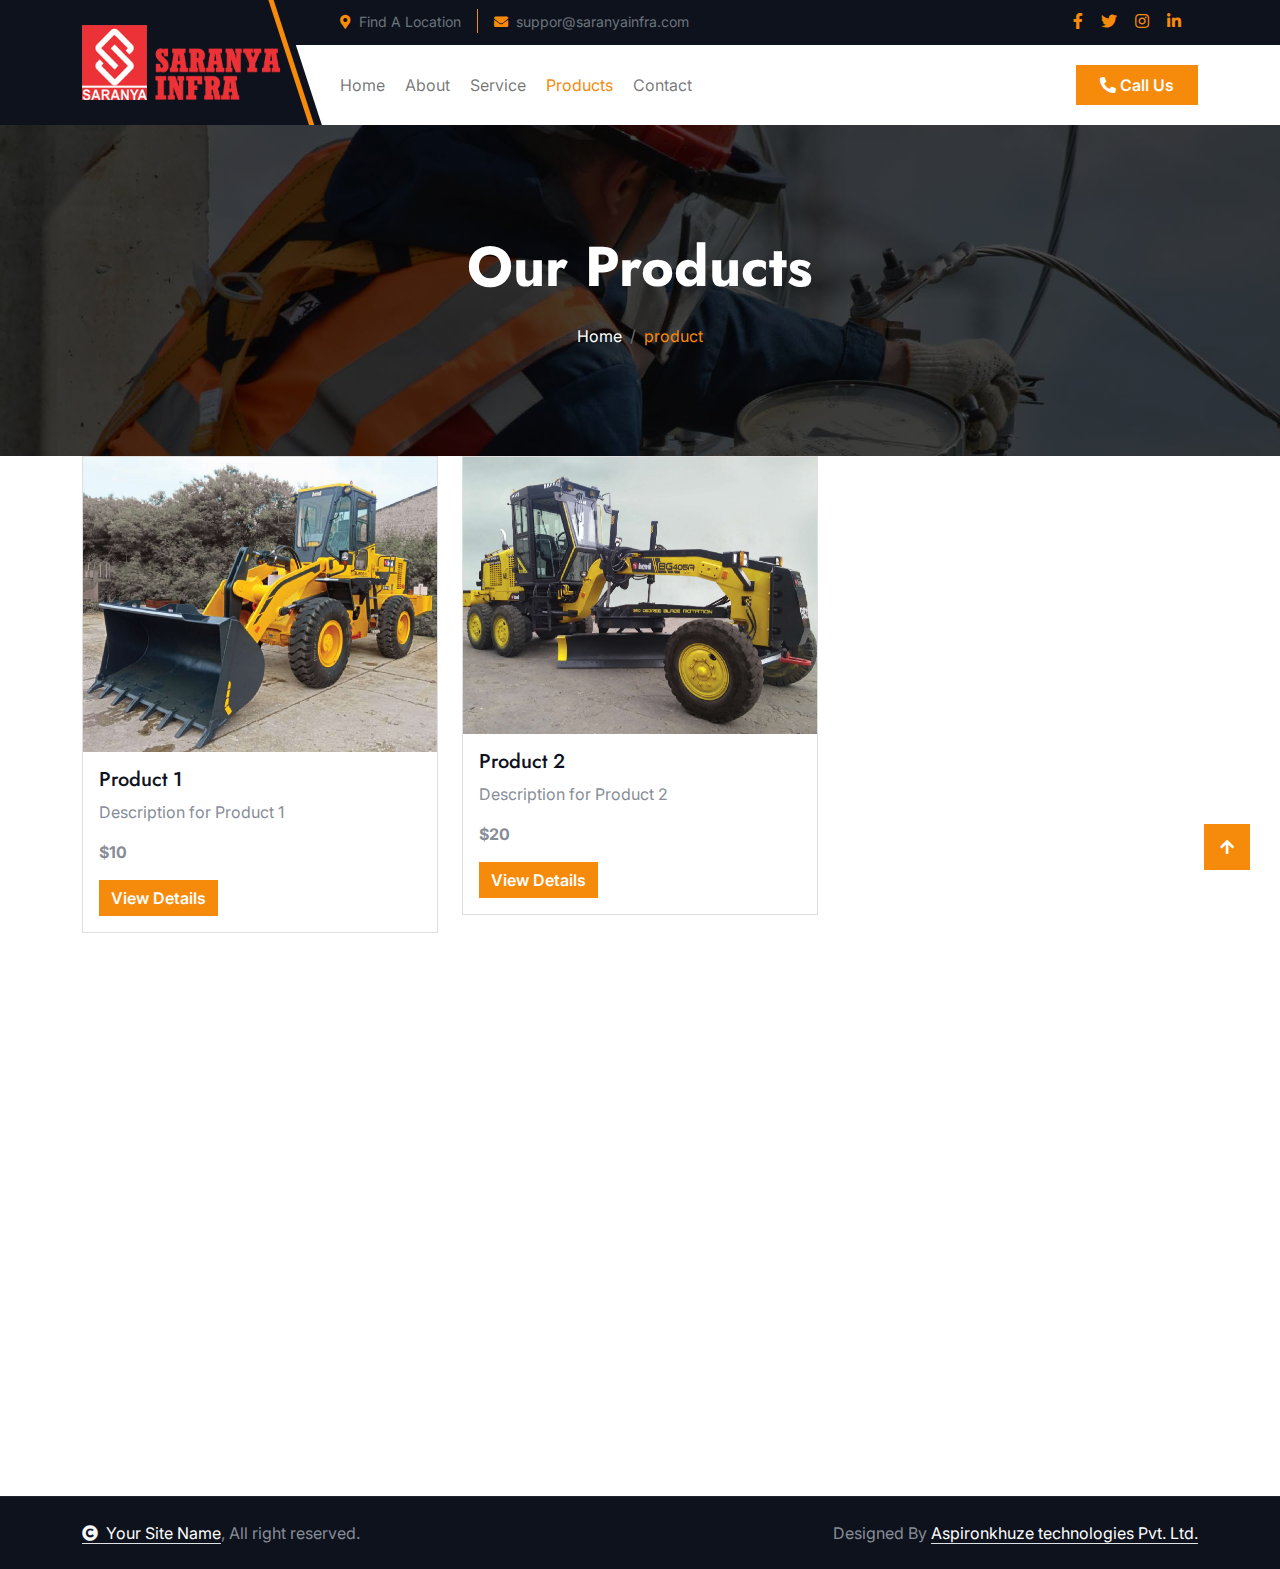
<file: product.html>
<!DOCTYPE html>
<html lang="en">

    <head>
        <meta charset="utf-8">
        <title>saranya Infra</title>
        <meta content="width=device-width, initial-scale=1.0" name="viewport">
        <meta content="" name="keywords">
        <meta content="" name="description">

        <!-- Google Web Fonts -->
        <link rel="preconnect" href="https://fonts.googleapis.com">
        <link rel="preconnect" href="https://fonts.gstatic.com" crossorigin>
        <link href="https://fonts.googleapis.com/css2?family=Inter:wght@100..900&family=Edu+TAS+Beginner:wght@400..700&family=Jost:ital,wght@0,100..900;1,100..900&display=swap" rel="stylesheet">

        <!-- Icon Font Stylesheet -->
        <link rel="stylesheet" href="https://use.fontawesome.com/releases/v5.15.4/css/all.css"/>
        <link href="https://cdn.jsdelivr.net/npm/bootstrap-icons@1.4.1/font/bootstrap-icons.css" rel="stylesheet">

        <!-- Libraries Stylesheet -->
        <link rel="stylesheet" href="lib/animate/animate.min.css"/>
        <link href="lib/owlcarousel/assets/owl.carousel.min.css" rel="stylesheet">


        <!-- Customized Bootstrap Stylesheet -->
        <link href="css/bootstrap.min.css" rel="stylesheet">

        <!-- Template Stylesheet -->
        <link href="css/style.css" rel="stylesheet">
    </head>

    <body>

        <!-- Spinner Start -->
        <div id="spinner" class="show bg-white position-fixed translate-middle w-100 vh-100 top-50 start-50 d-flex align-items-center justify-content-center">
            <div class="spinner-border text-primary" style="width: 3rem; height: 3rem;" role="status">
                <span class="sr-only">Loading...</span>
            </div>
        </div>
        <!-- Spinner End -->

        

        <!-- Navbar & Hero Start -->
        <div class="container-fluid header-top">
            <div class="container d-flex align-items-center">
              <div class="d-flex align-items-center h-100">
                <a href="#" class="navbar-brand" style="height: 125px;">
                  <!-- <h1 class="text-primary mb-0">
                    <i class="fas fa-bolt"></i>
                  </h1> -->
                  <img style="width: 100%;" src="./img/saraniya-logo.png" alt="" />
                  <!-- <img src="img/logo.png" alt="Logo"> -->
                </a>
              </div>
              <div class="w-100 h-100">
                <div class="topbar px-0 py-2 d-none d-lg-block" style="height: 45px;">
                  <div class="row gx-0 align-items-center">
                    <div class="col-lg-8 text-center text-lg-center mb-lg-0">
                      <div class="d-flex flex-wrap">
                        <div class="border-end border-primary pe-3">
                          <a href="#" class="text-muted small"
                            ><i class="fas fa-map-marker-alt text-primary me-2"></i
                            >Find A Location</a
                          >
                        </div>
                        <div class="ps-3">
                          <a href="mailto:suppor@saranyainfra.com" class="text-muted small"
                            ><i class="fas fa-envelope text-primary me-2"></i
                            >suppor@saranyainfra.com</a
                          >
                        </div>
                      </div>
                    </div>
                    <div class="col-lg-4 text-center text-lg-end">
                      <div class="d-flex justify-content-end">
                        <div class="d-flex border-enddd border-primary pe-3">
                          <a class="btn p-0 text-primary me-3" href="#"
                            ><i class="fab fa-facebook-f"></i
                          ></a>
                          <a class="btn p-0 text-primary me-3" href="#"
                            ><i class="fab fa-twitter"></i
                          ></a>
                          <a class="btn p-0 text-primary me-3" href="#"
                            ><i class="fab fa-instagram"></i
                          ></a>
                          <a class="btn p-0 text-primary me-0" href="#"
                            ><i class="fab fa-linkedin-in"></i
                          ></a>
                        </div>
                        <!-- <div class="dropdown ms-3">
                                              <a href="#" class="dropdown-toggle text-white" data-bs-toggle="dropdown"><small class="text-body"><i class="fas fa-globe-europe text-primary me-2"></i> English</small></a>
                                              <div class="dropdown-menu">
                                                  <a href="#" class="dropdown-item">English</a>
                                                  <a href="#" class="dropdown-item">Bangla</a>
                                                  <a href="#" class="dropdown-item">French</a>
                                                  <a href="#" class="dropdown-item">Spanish</a>
                                                  <a href="#" class="dropdown-item">Arabic</a>
                                              </div>
                                          </div> -->
                      </div>
                    </div>
                  </div>
                </div>
                <div class="nav-bar px-0 py-lg-0" style="height: 80px;">
                  <nav
                    class="navbar navbar-expand-lg navbar-light d-flex justify-content-lg-end"
                  >
                    <a href="#" class="navbar-brand-2">
                      <h1 class="text-primary mb-0">
                        <!-- <i class="fas fa-bolt"></i> -->
                        <img
                          style="width: 9rem;"
                          src="./img/saraniya-logo.png"
                          alt="Logo"
                        />
                      </h1>
                    </a>
                    <button
                      class="navbar-toggler"
                      type="button"
                      data-bs-toggle="collapse"
                      data-bs-target="#navbarCollapse"
                    >
                      <span class="fa fa-bars"></span>
                    </button>
                    <div class="collapse navbar-collapse" id="navbarCollapse">
                      <div class="navbar-nav mx-0 mx-lg-auto bg-white">
                        <a href="index.html" class="nav-item nav-link">Home</a>
                        <a href="about.html" class="nav-item nav-link">About</a>
                        <a href="service.html" class="nav-item nav-link">Service</a>
                        <a href="product.html" class="nav-item nav-link active">Products</a>
      
                        <!-- <a href="blog.html" class="nav-item nav-link">Blog</a> -->
                        <!-- <div class="nav-item dropdown">
                          <a href="#" class="nav-link" data-bs-toggle="dropdown">
                            <span class="dropdown-toggle">Pages</span>
                          </a>
                          <div class="dropdown-menu">
                            <a href="product.html" class="dropdown-item"
                              >Our Products</a
                            >
                            <a href="team.html" class="dropdown-item">Our team</a>
                            <a href="testimonial.html" class="dropdown-item"
                              >Testimonial</a
                            >
                            <a href="404.html" class="dropdown-item">404 Page</a>
                          </div>
                        </div> -->
                        <a href="contact.html" class="nav-item nav-link">Contact</a>
                        <div class="nav-btn ps-3">
                          <!-- <button class="" data-bs-toggle="modal" data-bs-target="#searchModal"><i class="fas fa-search"></i></button> -->
                          <!-- <a href="#" class="btn btn-primary py-2 px-4 ms-0 ms-lg-3">
                            Get Solution</a
                          > -->
                          <a href="tel:+917411220602" class="btn btn-primary py-2 px-4 ms-0 ms-lg-3">
                              <i class="fas fa-phone" style="transform: rotate(90deg);"></i> Call Us
                            </a>
                            
                        </div>
                      </div>
                    </div>
                  </nav>
                </div>
              </div>
            </div>
          </div>
        <!-- Navbar & Hero End -->

        <!-- Modal Search Start -->
        <div class="modal fade" id="searchModal" tabindex="-1" aria-labelledby="exampleModalLabel" aria-hidden="true">
            <div class="modal-dialog modal-fullscreen">
                <div class="modal-content rounded-0">
                    <div class="modal-header">
                        <h5 class="modal-title" id="exampleModalLabel">Search by keyword</h5>
                        <button type="button" class="btn-close" data-bs-dismiss="modal" aria-label="Close"></button>
                    </div>
                    <div class="modal-body d-flex align-items-center bg-primary">
                        <div class="input-group w-75 mx-auto d-flex">
                            <input type="search" class="form-control p-3" placeholder="keywords" aria-describedby="search-icon-1">
                            <span id="search-icon-1" class="btn bg-light border nput-group-text p-3"><i class="fa fa-search"></i></span>
                        </div>
                    </div>
                </div>
            </div>
        </div>
        <!-- Modal Search End -->


        <!-- Header Start -->
        <div class="container-fluid bg-breadcrumb">
            <div class="container text-center py-5" style="max-width: 900px;">
                <h4 class="text-white display-4 mb-4 wow fadeInDown" data-wow-delay="0.1s">Our Products</h4>
                <ol class="breadcrumb d-flex justify-content-center mb-0 wow fadeInDown" data-wow-delay="0.3s">
                    <li class="breadcrumb-item"><a href="index.html">Home</a></li>
                    <!-- <li class="breadcrumb-item"><a href="#">Pages</a></li> -->
                    <li class="breadcrumb-item active text-primary">product</li>
                </ol>    
            </div>
        </div>
        <!-- Header End -->


        <!-- products Start -->
        <!-- <div class="container-fluid products bg-light py-5">
            <div class="container py-5">
                <div class="row g-5">
                    <div class="col-lg-5 wow fadeInLeft" data-wow-delay="0.2s">
                        <div>
                            <h4 class="text-primary">Our Products</h4>
                            <h1 class="display-4 mb-4">How to work Our Electricity products</h1>
                            <p class="mb-5">Lorem ipsum, dolor sit amet consectetur adipisicing elit. Voluptatum fugiat quae nihil obcaecati,</p>
                            <ul class="nav">
                                <li class="nav-item bg-white mb-4 w-100">
                                    <a class="d-flex align-items-center h4 mb-0 p-3 active" data-bs-toggle="pill" href="#productsTab-1">
                                        <div class="products-icon btn-md-square bg-primary text-white me-3"><span class="fas fa-bolt small"></span></div><span>Power Path Unveiling Our process</span>
                                    </a>
                                </li>
                                <li class="nav-item bg-white mb-4 w-100">
                                    <a class="d-flex align-items-center h4 mb-0 p-3" data-bs-toggle="pill" href="#productsTab-2">
                                        <div class="products-icon btn-md-square bg-primary text-white me-3"><span class="fas fa-charging-station small"></span></div><span>Electro Flow Decoding Our method</span>
                                    </a>
                                </li>
                                <li class="nav-item bg-white mb-4 w-100">
                                    <a class="d-flex align-items-center h4 mb-0 p-3" data-bs-toggle="pill" href="#productsTab-3">
                                        <div class="products-icon btn-md-square bg-primary text-white me-3"><span class="fas fa-broadcast-tower small"></span></div><span>Energetic Engine Behind Scenes</span>
                                    </a>
                                </li>
                                <li class="nav-item bg-white mb-4 w-100">
                                    <a class="d-flex align-items-center h4 mb-0 p-3" data-bs-toggle="pill" href="#productsTab-4">
                                        <div class="products-icon btn-md-square bg-primary text-white me-3"><span class="fas fa-bolt small"></span></div><span>Watt Works Discover Operations</span>
                                    </a>
                                </li>
                            </ul>
                        </div>
                    </div>
                    <div class="col-lg-7 wow fadeInRight" data-wow-delay="0.2s">
                        <div class="tab-content">
                            <div id="productsTab-1" class="tab-pane fade show p-0 active">
                                <div class="products-item">
                                    <img src="img/industrial-1.jpg" class="img-fluid w-100" alt="">
                                    <div class="products-content bg-white p-4">
                                        <h4 class="mb-3">Power Path Unveiling Our process</h4>
                                        <p class="mb-4">Lorem ipsum dolor, sit amet consectetur adipisicing elit. Consequatur, quo? Enim facere, praesentium voluptatem vero officiis libero fuga rem autem amet recusandae voluptates, dolorem quo magni. Corporis eveniet consequuntur accusantium.
                                        </p>
                                        <a class="btn btn-primary py-2 px-4" href="singleProductPage.html?id=${product.id}">Read More</a>
                                    </div>
                                </div>
                            </div>
                            <div id="productsTab-2" class="tab-pane fade show p-0">
                                <div class="products-item">
                                    <img src="img/industrial-2.jpg" class="img-fluid w-100" alt="">
                                    <div class="products-content bg-white p-4">
                                        <h4 class="mb-3">Electro Flow Decoding Our method</h4>
                                        <p class="mb-4">Lorem ipsum dolor, sit amet consectetur adipisicing elit. Consequatur, quo? Enim facere, praesentium voluptatem vero officiis libero fuga rem autem amet recusandae voluptates, dolorem quo magni. Corporis eveniet consequuntur accusantium.
                                        </p>
                                        <a class="btn btn-primary py-2 px-4" href="#">Read More</a>
                                    </div>
                                </div>
                            </div>
                            <div id="productsTab-3" class="tab-pane fade show p-0">
                                <div class="products-item">
                                    <img src="img/commercial-1.jpg" class="img-fluid w-100" alt="">
                                    <div class="products-content bg-white p-4">
                                        <h4 class="mb-3">Energetic Engine Behind Scenes</h4>
                                        <p class="mb-4">Lorem ipsum dolor, sit amet consectetur adipisicing elit. Consequatur, quo? Enim facere, praesentium voluptatem vero officiis libero fuga rem autem amet recusandae voluptates, dolorem quo magni. Corporis eveniet consequuntur accusantium.
                                        </p>
                                        <a class="btn btn-primary py-2 px-4" href="#">Read More</a>
                                    </div>
                                </div>
                            </div>
                            <div id="productsTab-4" class="tab-pane fade show p-0">
                                <div class="products-item">
                                    <img src="img/commercial-2.jpg" class="img-fluid w-100" alt="">
                                    <div class="products-content bg-white p-4">
                                        <h4 class="mb-4">Watt Works Discover Operations</h4>
                                        <p class="mb-4">Lorem ipsum dolor, sit amet consectetur adipisicing elit. Consequatur, quo? Enim facere, praesentium voluptatem vero officiis libero fuga rem autem amet recusandae voluptates, dolorem quo magni. Corporis eveniet consequuntur accusantium.
                                        </p>
                                        <a class="btn btn-primary py-2 px-4" href="#">Read More</a>
                                    </div>
                                </div>
                            </div>
                        </div>
                    </div>
                </div>
            </div>
        </div> -->
        <!-- products End -->

        <div class="container">
          <div class="row" id="product-list">
            <!-- Products will be dynamically inserted here -->
          </div>
        </div>
      
        <script>
          const products = [
            {
              id: 1,
              name: "Product 1",
              description: "Description for Product 1",
              price: "$10",
              image: "./img/products/img-1.png"
            },
            {
              id: 2,
              name: "Product 2",
              description: "Description for Product 2",
              price: "$20",
              image: "./img/products/img-2.png"
            }
            // Add more products as needed
          ];
      
          const productList = document.getElementById('product-list');
      
          products.forEach(product => {
            const productCard = document.createElement('div');
            productCard.className = 'col-md-4 mb-3';
      
            productCard.innerHTML = `
              <div class="card">
                <img src="${product.image}" class="card-img-top" alt="${product.name}">
                <div class="card-body">
                  <h5 class="card-title">${product.name}</h5>
                  <p class="card-text">${product.description}</p>
                  <p class="card-text"><strong>${product.price}</strong></p>
                  <a href="./SingleProduct.html?id=${product.id}" class="btn btn-primary">View Details</a>
                </div>
              </div>
            `;
            productList.appendChild(productCard);
          });
        </script>
        <!-- Footer Start -->
        <div class="container-fluid footer bg-dark py-5 wow fadeIn" data-wow-delay="0.2s">
            <div class="container py-5">
                <div class="row g-5 mb-5 align-items-center">
                    <div class="col-lg-7">
                        <div class="position-relative mx-auto">
                            <input class="form-control w-100 py-3 ps-4 pe-5" type="text" placeholder="Email address to Subscribe">
                            <button type="button" class="btn btn-primary position-absolute top-0 end-0 py-2 px-4 mt-2 me-2">Subscribe</button>
                        </div>
                    </div>
                    <div class="col-lg-5">
                        <div class="d-flex align-items-center justify-content-center justify-content-lg-end">
                            <a class="btn btn-light btn-md-square me-3" href=""><i class="fab fa-facebook-f"></i></a>
                            <a class="btn btn-light btn-md-square me-3" href=""><i class="fab fa-twitter"></i></a>
                            <a class="btn btn-light btn-md-square me-3" href=""><i class="fab fa-instagram"></i></a>
                            <a class="btn btn-light btn-md-square me-0" href=""><i class="fab fa-linkedin-in"></i></a>
                        </div>
                    </div>
                </div>
                <div class="row g-5">
                    <div class="col-md-6 col-lg-6 col-xl-3">
                        <div class="footer-item d-flex flex-column">
                            <div class="footer-item">
                                <h3 class="text-white mb-4"><i class="fas fa-bolt text-primary me-3"></i>Electra</h3>
                                <p class="mb-3">Dolor amet sit justo amet elitr clita ipsum elitr est.Lorem ipsum dolor sit amet, consectetur adipiscing elit consectetur adipiscing elit.</p>
                            </div>
                        </div>
                    </div>
                    <div class="col-md-6 col-lg-6 col-xl-3">
                        <div class="footer-item d-flex flex-column">
                            <h4 class="text-white mb-4">Quick Links</h4>
                            <a href="#"> Home</a>
                            <a href="#"> About us</a>
                            <a href="#"> Service</a>
                            <a href="#"> Testimonial</a>
                            <a href="#"> Contact Us</a>
                        </div>
                    </div>
                    <div class="col-md-6 col-lg-6 col-xl-3">
                        <div class="footer-item d-flex flex-column">
                            <h4 class="text-white mb-4">Electricity service</h4>
                            <a href="#"> Air Conditioning</a>
                            <a href="#"> Electrical Panels</a>
                            <a href="#"> Security System</a>
                            <a href="#"> Indoor Lighting</a>
                            <a href="#"> Electrical Services</a>
                        </div>
                    </div>
                    <div class="col-md-6 col-lg-6 col-xl-3">
                        <div class="footer-item d-flex flex-column">
                            <h4 class="text-white mb-4">Contact Info</h4>
                            <a href="#"><i class="fa fa-map-marker-alt text-primary me-2"></i> 123 Street, New York, USA</a>
                            <a href="mailto:info@example.com"><i class="fas fa-envelope text-primary me-2"></i> info@example.com</a>
                            <a href="mailto:info@example.com"><i class="fas fa-envelope text-primary me-2"></i> info@example.com</a>
                            <a href="tel:+012 345 67890"><i class="fas fa-phone text-primary me-2"></i> +012 345 67890</a>
                            <a href="tel:+012 345 67890" class="mb-3"><i class="fas fa-print text-primary me-2"></i> +012 345 67890</a>
                        </div>
                    </div>
                </div>
            </div>
        </div>
        <!-- Footer End -->

        
        <!-- Copyright Start -->
        <div class="container-fluid copyright py-4">
            <div class="container">
                <div class="row g-4 align-items-center">
                    <div class="col-md-6 text-center text-md-start mb-md-0">
                        <span class="text-body"><a href="#" class="border-bottom text-white"><i class="fas fa-copyright text-light me-2"></i>Your Site Name</a>, All right reserved.</span>
                    </div>
                    <div class="col-md-6 text-center text-md-end text-body">
                        <!--/*** This template is free as long as you keep the below author’s credit link/attribution link/backlink. ***/-->
                        <!--/*** If you'd like to use the template without the below author’s credit link/attribution link/backlink, ***/-->
                        <!--/*** you can purchase the Credit Removal License from "https://aspironkhuze.com/credit-removal". ***/-->
                        Designed By <a class="border-bottom text-white" href="https://aspironkhuze.com">Aspironkhuze technologies Pvt. Ltd.</a>
                    </div>
                </div>
            </div>
        </div>
        <!-- Copyright End -->

         


        


        <!-- Back to Top -->
        <a href="#" class="btn btn-primary btn-lg-square back-to-top"><i class="fa fa-arrow-up"></i></a>   

        
        <!-- JavaScript Libraries -->
        <script src="https://ajax.googleapis.com/ajax/libs/jquery/3.6.4/jquery.min.js"></script>
        <script src="https://cdn.jsdelivr.net/npm/bootstrap@5.0.0/dist/js/bootstrap.bundle.min.js"></script>
        <script src="lib/wow/wow.min.js"></script>
        <script src="lib/easing/easing.min.js"></script>
        <script src="lib/waypoints/waypoints.min.js"></script>
        <script src="lib/owlcarousel/owl.carousel.min.js"></script>
        

        <!-- Template Javascript -->
        <script src="js/main.js"></script>
    </body>

</html>
</file>
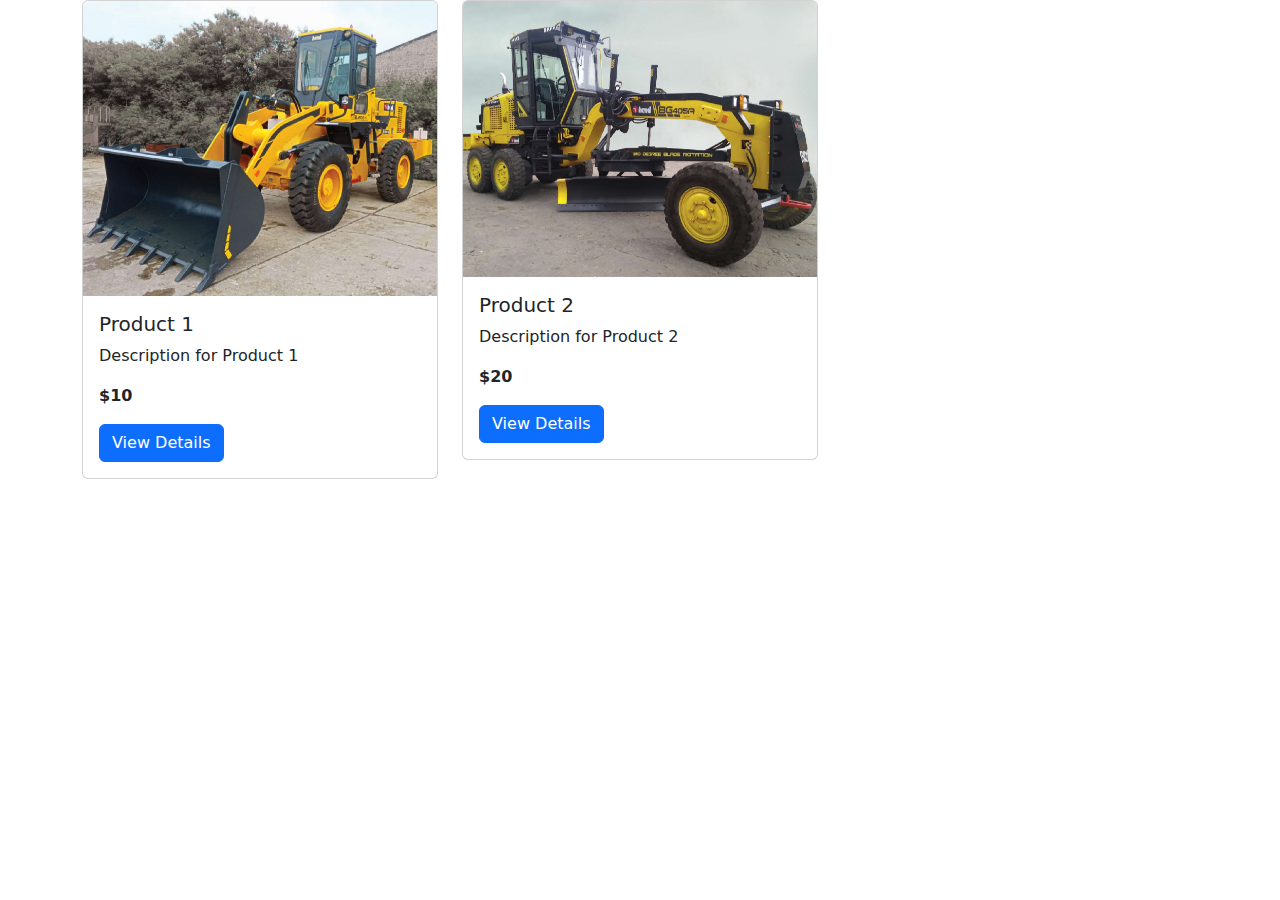
<file: productTest.html>
<!DOCTYPE html>
<html lang="en">
<head>
  <meta charset="UTF-8">
  <meta name="viewport" content="width=device-width, initial-scale=1.0">
  <title>Product Listing</title>
  <link href="https://cdn.jsdelivr.net/npm/bootstrap@5.3.0/dist/css/bootstrap.min.css" rel="stylesheet">
</head>
<body>
  <div class="container">
    <div class="row" id="product-list">
      <!-- Products will be dynamically inserted here -->
    </div>
  </div>

  <script>
    const products = [
      {
        id: 1,
        name: "Product 1",
        description: "Description for Product 1",
        price: "$10",
        image: "./img/products/img-1.png"
      },
      {
        id: 2,
        name: "Product 2",
        description: "Description for Product 2",
        price: "$20",
        image: "./img/products/img-2.png"
      }
      // Add more products as needed
    ];

    const productList = document.getElementById('product-list');

    products.forEach(product => {
      const productCard = document.createElement('div');
      productCard.className = 'col-md-4 mb-3';

      productCard.innerHTML = `
        <div class="card">
          <img src="${product.image}" class="card-img-top" alt="${product.name}">
          <div class="card-body">
            <h5 class="card-title">${product.name}</h5>
            <p class="card-text">${product.description}</p>
            <p class="card-text"><strong>${product.price}</strong></p>
            <a href="./SingleProduct.html?id=${product.id}" class="btn btn-primary">View Details</a>
          </div>
        </div>
      `;
      productList.appendChild(productCard);
    });
  </script>
</body>
</html>
</file>
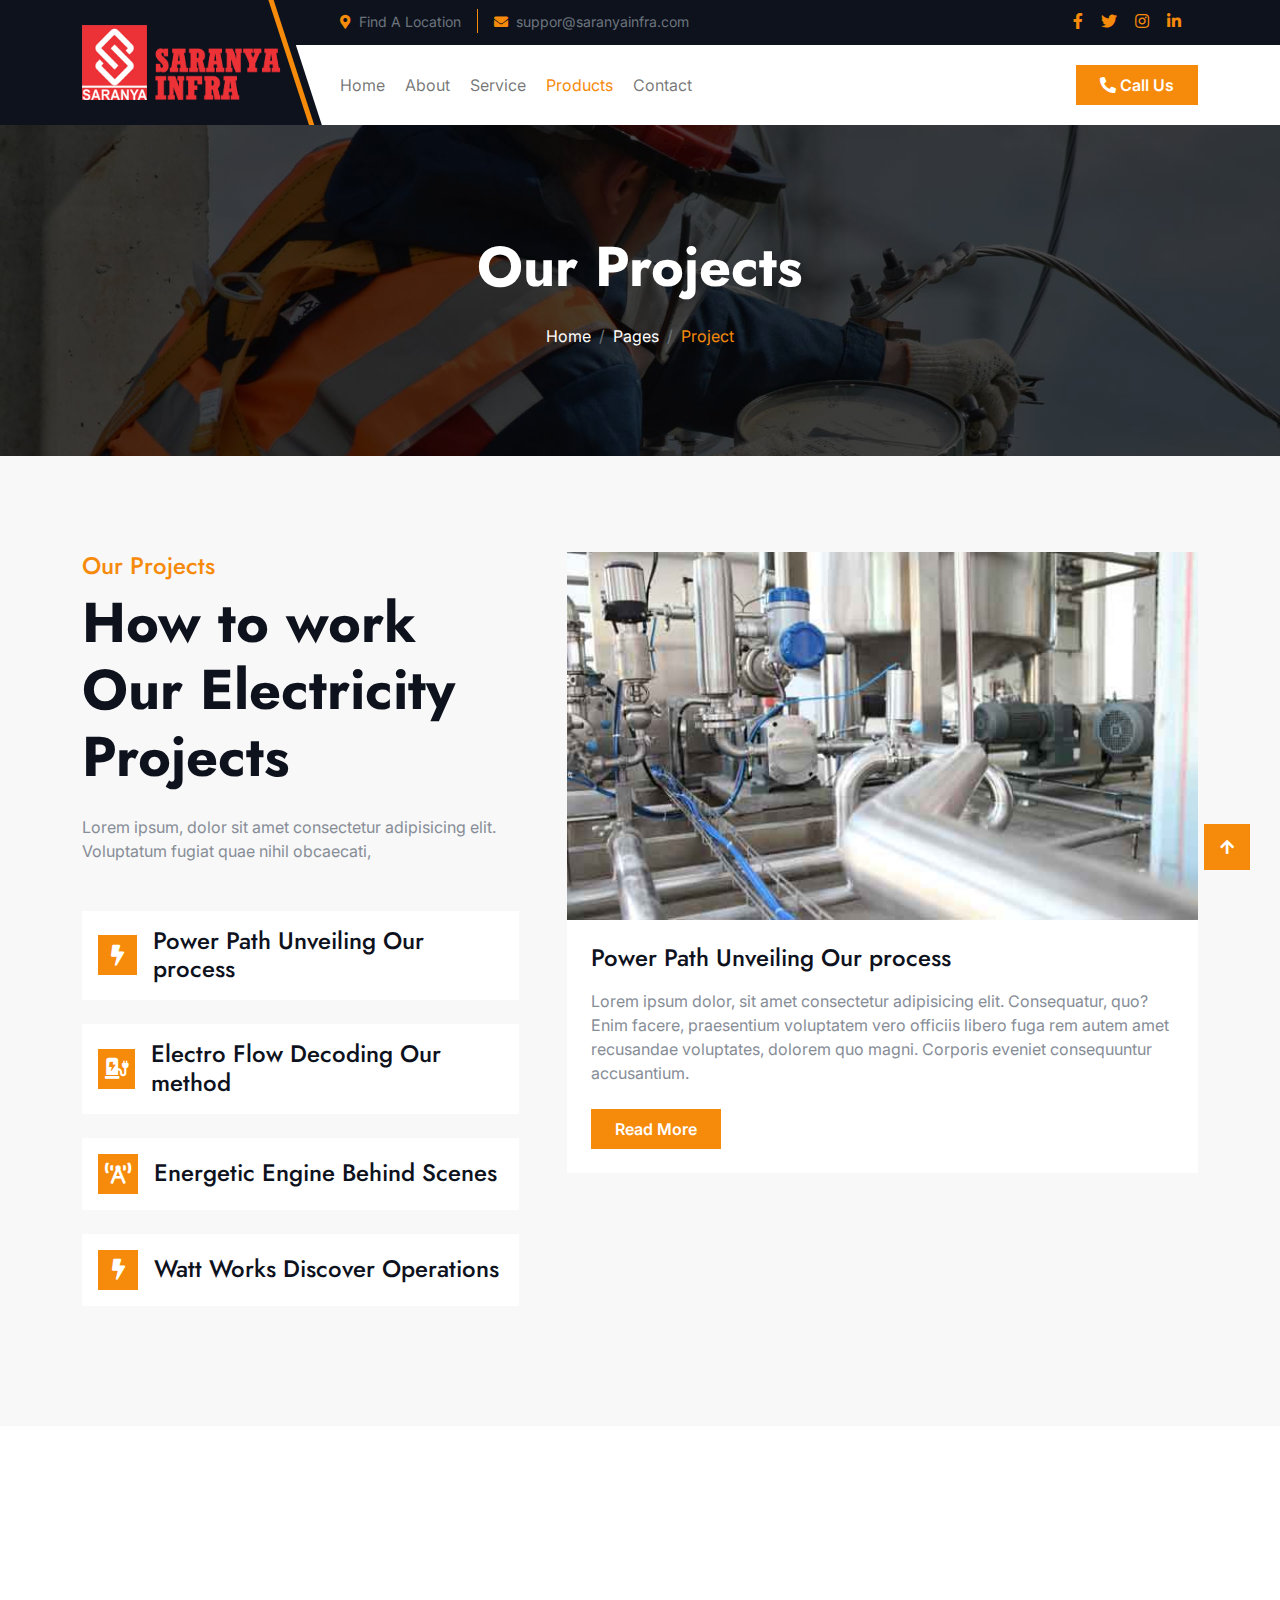
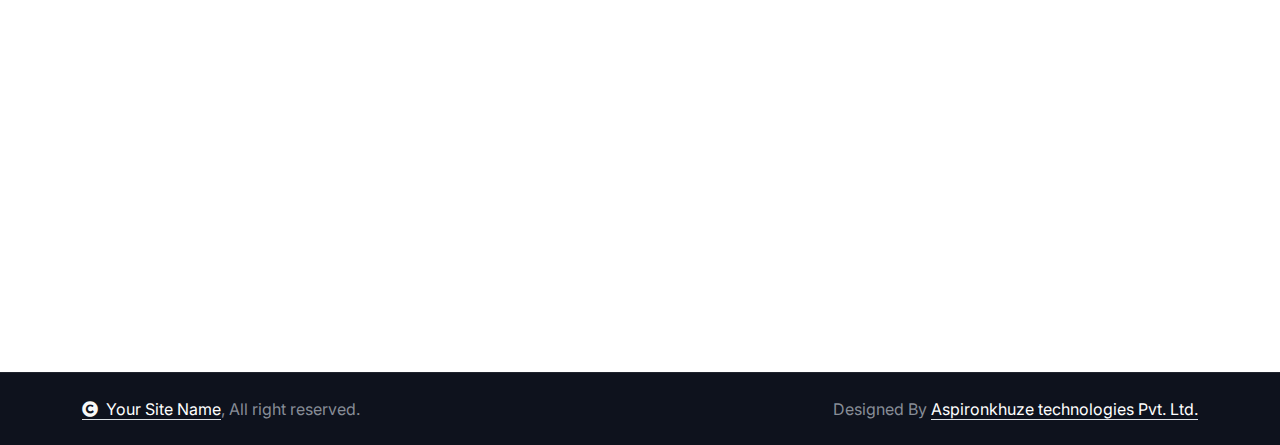
<file: project.html>
<!DOCTYPE html>
<html lang="en">

    <head>
        <meta charset="utf-8">
        <title>saranya Infra</title>
        <meta content="width=device-width, initial-scale=1.0" name="viewport">
        <meta content="" name="keywords">
        <meta content="" name="description">

        <!-- Google Web Fonts -->
        <link rel="preconnect" href="https://fonts.googleapis.com">
        <link rel="preconnect" href="https://fonts.gstatic.com" crossorigin>
        <link href="https://fonts.googleapis.com/css2?family=Inter:wght@100..900&family=Edu+TAS+Beginner:wght@400..700&family=Jost:ital,wght@0,100..900;1,100..900&display=swap" rel="stylesheet">

        <!-- Icon Font Stylesheet -->
        <link rel="stylesheet" href="https://use.fontawesome.com/releases/v5.15.4/css/all.css"/>
        <link href="https://cdn.jsdelivr.net/npm/bootstrap-icons@1.4.1/font/bootstrap-icons.css" rel="stylesheet">

        <!-- Libraries Stylesheet -->
        <link rel="stylesheet" href="lib/animate/animate.min.css"/>
        <link href="lib/owlcarousel/assets/owl.carousel.min.css" rel="stylesheet">


        <!-- Customized Bootstrap Stylesheet -->
        <link href="css/bootstrap.min.css" rel="stylesheet">

        <!-- Template Stylesheet -->
        <link href="css/style.css" rel="stylesheet">
    </head>

    <body>

        <!-- Spinner Start -->
        <div id="spinner" class="show bg-white position-fixed translate-middle w-100 vh-100 top-50 start-50 d-flex align-items-center justify-content-center">
            <div class="spinner-border text-primary" style="width: 3rem; height: 3rem;" role="status">
                <span class="sr-only">Loading...</span>
            </div>
        </div>
        <!-- Spinner End -->

        

        <!-- Navbar & Hero Start -->
        <div class="container-fluid header-top">
            <div class="container d-flex align-items-center">
              <div class="d-flex align-items-center h-100">
                <a href="#" class="navbar-brand" style="height: 125px;">
                  <!-- <h1 class="text-primary mb-0">
                    <i class="fas fa-bolt"></i>
                  </h1> -->
                  <img style="width: 100%;" src="./img/saraniya-logo.png" alt="" />
                  <!-- <img src="img/logo.png" alt="Logo"> -->
                </a>
              </div>
              <div class="w-100 h-100">
                <div class="topbar px-0 py-2 d-none d-lg-block" style="height: 45px;">
                  <div class="row gx-0 align-items-center">
                    <div class="col-lg-8 text-center text-lg-center mb-lg-0">
                      <div class="d-flex flex-wrap">
                        <div class="border-end border-primary pe-3">
                          <a href="#" class="text-muted small"
                            ><i class="fas fa-map-marker-alt text-primary me-2"></i
                            >Find A Location</a
                          >
                        </div>
                        <div class="ps-3">
                          <a href="mailto:suppor@saranyainfra.com" class="text-muted small"
                            ><i class="fas fa-envelope text-primary me-2"></i
                            >suppor@saranyainfra.com</a
                          >
                        </div>
                      </div>
                    </div>
                    <div class="col-lg-4 text-center text-lg-end">
                      <div class="d-flex justify-content-end">
                        <div class="d-flex border-enddd border-primary pe-3">
                          <a class="btn p-0 text-primary me-3" href="#"
                            ><i class="fab fa-facebook-f"></i
                          ></a>
                          <a class="btn p-0 text-primary me-3" href="#"
                            ><i class="fab fa-twitter"></i
                          ></a>
                          <a class="btn p-0 text-primary me-3" href="#"
                            ><i class="fab fa-instagram"></i
                          ></a>
                          <a class="btn p-0 text-primary me-0" href="#"
                            ><i class="fab fa-linkedin-in"></i
                          ></a>
                        </div>
                        <!-- <div class="dropdown ms-3">
                                              <a href="#" class="dropdown-toggle text-white" data-bs-toggle="dropdown"><small class="text-body"><i class="fas fa-globe-europe text-primary me-2"></i> English</small></a>
                                              <div class="dropdown-menu">
                                                  <a href="#" class="dropdown-item">English</a>
                                                  <a href="#" class="dropdown-item">Bangla</a>
                                                  <a href="#" class="dropdown-item">French</a>
                                                  <a href="#" class="dropdown-item">Spanish</a>
                                                  <a href="#" class="dropdown-item">Arabic</a>
                                              </div>
                                          </div> -->
                      </div>
                    </div>
                  </div>
                </div>
                <div class="nav-bar px-0 py-lg-0" style="height: 80px;">
                  <nav
                    class="navbar navbar-expand-lg navbar-light d-flex justify-content-lg-end"
                  >
                    <a href="#" class="navbar-brand-2">
                      <h1 class="text-primary mb-0">
                        <!-- <i class="fas fa-bolt"></i> -->
                        <img
                          style="width: 9rem;"
                          src="./img/saraniya-logo.png"
                          alt="Logo"
                        />
                      </h1>
                    </a>
                    <button
                      class="navbar-toggler"
                      type="button"
                      data-bs-toggle="collapse"
                      data-bs-target="#navbarCollapse"
                    >
                      <span class="fa fa-bars"></span>
                    </button>
                    <div class="collapse navbar-collapse" id="navbarCollapse">
                      <div class="navbar-nav mx-0 mx-lg-auto bg-white">
                        <a href="index.html" class="nav-item nav-link">Home</a>
                        <a href="about.html" class="nav-item nav-link">About</a>
                        <a href="service.html" class="nav-item nav-link">Service</a>
                        <a href="project.html" class="nav-item nav-link active">Products</a>
      
                        <!-- <a href="blog.html" class="nav-item nav-link">Blog</a> -->
                        <!-- <div class="nav-item dropdown">
                          <a href="#" class="nav-link" data-bs-toggle="dropdown">
                            <span class="dropdown-toggle">Pages</span>
                          </a>
                          <div class="dropdown-menu">
                            <a href="project.html" class="dropdown-item"
                              >Our projects</a
                            >
                            <a href="team.html" class="dropdown-item">Our team</a>
                            <a href="testimonial.html" class="dropdown-item"
                              >Testimonial</a
                            >
                            <a href="404.html" class="dropdown-item">404 Page</a>
                          </div>
                        </div> -->
                        <a href="contact.html" class="nav-item nav-link">Contact</a>
                        <div class="nav-btn ps-3">
                          <!-- <button class="" data-bs-toggle="modal" data-bs-target="#searchModal"><i class="fas fa-search"></i></button> -->
                          <!-- <a href="#" class="btn btn-primary py-2 px-4 ms-0 ms-lg-3">
                            Get Solution</a
                          > -->
                          <a href="tel:+917411220602" class="btn btn-primary py-2 px-4 ms-0 ms-lg-3">
                              <i class="fas fa-phone" style="transform: rotate(90deg);"></i> Call Us
                            </a>
                            
                        </div>
                      </div>
                    </div>
                  </nav>
                </div>
              </div>
            </div>
          </div>
        <!-- Navbar & Hero End -->

        <!-- Modal Search Start -->
        <div class="modal fade" id="searchModal" tabindex="-1" aria-labelledby="exampleModalLabel" aria-hidden="true">
            <div class="modal-dialog modal-fullscreen">
                <div class="modal-content rounded-0">
                    <div class="modal-header">
                        <h5 class="modal-title" id="exampleModalLabel">Search by keyword</h5>
                        <button type="button" class="btn-close" data-bs-dismiss="modal" aria-label="Close"></button>
                    </div>
                    <div class="modal-body d-flex align-items-center bg-primary">
                        <div class="input-group w-75 mx-auto d-flex">
                            <input type="search" class="form-control p-3" placeholder="keywords" aria-describedby="search-icon-1">
                            <span id="search-icon-1" class="btn bg-light border nput-group-text p-3"><i class="fa fa-search"></i></span>
                        </div>
                    </div>
                </div>
            </div>
        </div>
        <!-- Modal Search End -->


        <!-- Header Start -->
        <div class="container-fluid bg-breadcrumb">
            <div class="container text-center py-5" style="max-width: 900px;">
                <h4 class="text-white display-4 mb-4 wow fadeInDown" data-wow-delay="0.1s">Our Projects</h4>
                <ol class="breadcrumb d-flex justify-content-center mb-0 wow fadeInDown" data-wow-delay="0.3s">
                    <li class="breadcrumb-item"><a href="index.html">Home</a></li>
                    <li class="breadcrumb-item"><a href="#">Pages</a></li>
                    <li class="breadcrumb-item active text-primary">Project</li>
                </ol>    
            </div>
        </div>
        <!-- Header End -->


        <!-- Projects Start -->
        <div class="container-fluid projects bg-light py-5">
            <div class="container py-5">
                <div class="row g-5">
                    <div class="col-lg-5 wow fadeInLeft" data-wow-delay="0.2s">
                        <div>
                            <h4 class="text-primary">Our Projects</h4>
                            <h1 class="display-4 mb-4">How to work Our Electricity Projects</h1>
                            <p class="mb-5">Lorem ipsum, dolor sit amet consectetur adipisicing elit. Voluptatum fugiat quae nihil obcaecati,</p>
                            <ul class="nav">
                                <li class="nav-item bg-white mb-4 w-100">
                                    <a class="d-flex align-items-center h4 mb-0 p-3 active" data-bs-toggle="pill" href="#ProjectsTab-1">
                                        <div class="projects-icon btn-md-square bg-primary text-white me-3"><span class="fas fa-bolt small"></span></div><span>Power Path Unveiling Our process</span>
                                    </a>
                                </li>
                                <li class="nav-item bg-white mb-4 w-100">
                                    <a class="d-flex align-items-center h4 mb-0 p-3" data-bs-toggle="pill" href="#ProjectsTab-2">
                                        <div class="projects-icon btn-md-square bg-primary text-white me-3"><span class="fas fa-charging-station small"></span></div><span>Electro Flow Decoding Our method</span>
                                    </a>
                                </li>
                                <li class="nav-item bg-white mb-4 w-100">
                                    <a class="d-flex align-items-center h4 mb-0 p-3" data-bs-toggle="pill" href="#ProjectsTab-3">
                                        <div class="projects-icon btn-md-square bg-primary text-white me-3"><span class="fas fa-broadcast-tower small"></span></div><span>Energetic Engine Behind Scenes</span>
                                    </a>
                                </li>
                                <li class="nav-item bg-white mb-4 w-100">
                                    <a class="d-flex align-items-center h4 mb-0 p-3" data-bs-toggle="pill" href="#ProjectsTab-4">
                                        <div class="projects-icon btn-md-square bg-primary text-white me-3"><span class="fas fa-bolt small"></span></div><span>Watt Works Discover Operations</span>
                                    </a>
                                </li>
                            </ul>
                        </div>
                    </div>
                    <div class="col-lg-7 wow fadeInRight" data-wow-delay="0.2s">
                        <div class="tab-content">
                            <div id="ProjectsTab-1" class="tab-pane fade show p-0 active">
                                <div class="projects-item">
                                    <img src="img/industrial-1.jpg" class="img-fluid w-100" alt="">
                                    <div class="projects-content bg-white p-4">
                                        <h4 class="mb-3">Power Path Unveiling Our process</h4>
                                        <p class="mb-4">Lorem ipsum dolor, sit amet consectetur adipisicing elit. Consequatur, quo? Enim facere, praesentium voluptatem vero officiis libero fuga rem autem amet recusandae voluptates, dolorem quo magni. Corporis eveniet consequuntur accusantium.
                                        </p>
                                        <a class="btn btn-primary py-2 px-4" href="#">Read More</a>
                                    </div>
                                </div>
                            </div>
                            <div id="ProjectsTab-2" class="tab-pane fade show p-0">
                                <div class="projects-item">
                                    <img src="img/industrial-2.jpg" class="img-fluid w-100" alt="">
                                    <div class="projects-content bg-white p-4">
                                        <h4 class="mb-3">Electro Flow Decoding Our method</h4>
                                        <p class="mb-4">Lorem ipsum dolor, sit amet consectetur adipisicing elit. Consequatur, quo? Enim facere, praesentium voluptatem vero officiis libero fuga rem autem amet recusandae voluptates, dolorem quo magni. Corporis eveniet consequuntur accusantium.
                                        </p>
                                        <a class="btn btn-primary py-2 px-4" href="#">Read More</a>
                                    </div>
                                </div>
                            </div>
                            <div id="ProjectsTab-3" class="tab-pane fade show p-0">
                                <div class="projects-item">
                                    <img src="img/commercial-1.jpg" class="img-fluid w-100" alt="">
                                    <div class="projects-content bg-white p-4">
                                        <h4 class="mb-3">Energetic Engine Behind Scenes</h4>
                                        <p class="mb-4">Lorem ipsum dolor, sit amet consectetur adipisicing elit. Consequatur, quo? Enim facere, praesentium voluptatem vero officiis libero fuga rem autem amet recusandae voluptates, dolorem quo magni. Corporis eveniet consequuntur accusantium.
                                        </p>
                                        <a class="btn btn-primary py-2 px-4" href="#">Read More</a>
                                    </div>
                                </div>
                            </div>
                            <div id="ProjectsTab-4" class="tab-pane fade show p-0">
                                <div class="projects-item">
                                    <img src="img/commercial-2.jpg" class="img-fluid w-100" alt="">
                                    <div class="projects-content bg-white p-4">
                                        <h4 class="mb-4">Watt Works Discover Operations</h4>
                                        <p class="mb-4">Lorem ipsum dolor, sit amet consectetur adipisicing elit. Consequatur, quo? Enim facere, praesentium voluptatem vero officiis libero fuga rem autem amet recusandae voluptates, dolorem quo magni. Corporis eveniet consequuntur accusantium.
                                        </p>
                                        <a class="btn btn-primary py-2 px-4" href="#">Read More</a>
                                    </div>
                                </div>
                            </div>
                        </div>
                    </div>
                </div>
            </div>
        </div>
        <!-- Projects End -->

        <!-- Footer Start -->
        <div class="container-fluid footer bg-dark py-5 wow fadeIn" data-wow-delay="0.2s">
            <div class="container py-5">
                <div class="row g-5 mb-5 align-items-center">
                    <div class="col-lg-7">
                        <div class="position-relative mx-auto">
                            <input class="form-control w-100 py-3 ps-4 pe-5" type="text" placeholder="Email address to Subscribe">
                            <button type="button" class="btn btn-primary position-absolute top-0 end-0 py-2 px-4 mt-2 me-2">Subscribe</button>
                        </div>
                    </div>
                    <div class="col-lg-5">
                        <div class="d-flex align-items-center justify-content-center justify-content-lg-end">
                            <a class="btn btn-light btn-md-square me-3" href=""><i class="fab fa-facebook-f"></i></a>
                            <a class="btn btn-light btn-md-square me-3" href=""><i class="fab fa-twitter"></i></a>
                            <a class="btn btn-light btn-md-square me-3" href=""><i class="fab fa-instagram"></i></a>
                            <a class="btn btn-light btn-md-square me-0" href=""><i class="fab fa-linkedin-in"></i></a>
                        </div>
                    </div>
                </div>
                <div class="row g-5">
                    <div class="col-md-6 col-lg-6 col-xl-3">
                        <div class="footer-item d-flex flex-column">
                            <div class="footer-item">
                                <h3 class="text-white mb-4"><i class="fas fa-bolt text-primary me-3"></i>Electra</h3>
                                <p class="mb-3">Dolor amet sit justo amet elitr clita ipsum elitr est.Lorem ipsum dolor sit amet, consectetur adipiscing elit consectetur adipiscing elit.</p>
                            </div>
                        </div>
                    </div>
                    <div class="col-md-6 col-lg-6 col-xl-3">
                        <div class="footer-item d-flex flex-column">
                            <h4 class="text-white mb-4">Quick Links</h4>
                            <a href="#"> Home</a>
                            <a href="#"> About us</a>
                            <a href="#"> Service</a>
                            <a href="#"> Testimonial</a>
                            <a href="#"> Contact Us</a>
                        </div>
                    </div>
                    <div class="col-md-6 col-lg-6 col-xl-3">
                        <div class="footer-item d-flex flex-column">
                            <h4 class="text-white mb-4">Electricity service</h4>
                            <a href="#"> Air Conditioning</a>
                            <a href="#"> Electrical Panels</a>
                            <a href="#"> Security System</a>
                            <a href="#"> Indoor Lighting</a>
                            <a href="#"> Electrical Services</a>
                        </div>
                    </div>
                    <div class="col-md-6 col-lg-6 col-xl-3">
                        <div class="footer-item d-flex flex-column">
                            <h4 class="text-white mb-4">Contact Info</h4>
                            <a href="#"><i class="fa fa-map-marker-alt text-primary me-2"></i> 123 Street, New York, USA</a>
                            <a href="mailto:info@example.com"><i class="fas fa-envelope text-primary me-2"></i> info@example.com</a>
                            <a href="mailto:info@example.com"><i class="fas fa-envelope text-primary me-2"></i> info@example.com</a>
                            <a href="tel:+012 345 67890"><i class="fas fa-phone text-primary me-2"></i> +012 345 67890</a>
                            <a href="tel:+012 345 67890" class="mb-3"><i class="fas fa-print text-primary me-2"></i> +012 345 67890</a>
                        </div>
                    </div>
                </div>
            </div>
        </div>
        <!-- Footer End -->

        
        <!-- Copyright Start -->
        <div class="container-fluid copyright py-4">
            <div class="container">
                <div class="row g-4 align-items-center">
                    <div class="col-md-6 text-center text-md-start mb-md-0">
                        <span class="text-body"><a href="#" class="border-bottom text-white"><i class="fas fa-copyright text-light me-2"></i>Your Site Name</a>, All right reserved.</span>
                    </div>
                    <div class="col-md-6 text-center text-md-end text-body">
                        <!--/*** This template is free as long as you keep the below author’s credit link/attribution link/backlink. ***/-->
                        <!--/*** If you'd like to use the template without the below author’s credit link/attribution link/backlink, ***/-->
                        <!--/*** you can purchase the Credit Removal License from "https://aspironkhuze.com/credit-removal". ***/-->
                        Designed By <a class="border-bottom text-white" href="https://aspironkhuze.com">Aspironkhuze technologies Pvt. Ltd.</a>
                    </div>
                </div>
            </div>
        </div>
        <!-- Copyright End -->

         


        


        <!-- Back to Top -->
        <a href="#" class="btn btn-primary btn-lg-square back-to-top"><i class="fa fa-arrow-up"></i></a>   

        
        <!-- JavaScript Libraries -->
        <script src="https://ajax.googleapis.com/ajax/libs/jquery/3.6.4/jquery.min.js"></script>
        <script src="https://cdn.jsdelivr.net/npm/bootstrap@5.0.0/dist/js/bootstrap.bundle.min.js"></script>
        <script src="lib/wow/wow.min.js"></script>
        <script src="lib/easing/easing.min.js"></script>
        <script src="lib/waypoints/waypoints.min.js"></script>
        <script src="lib/owlcarousel/owl.carousel.min.js"></script>
        

        <!-- Template Javascript -->
        <script src="js/main.js"></script>
    </body>

</html>
</file>
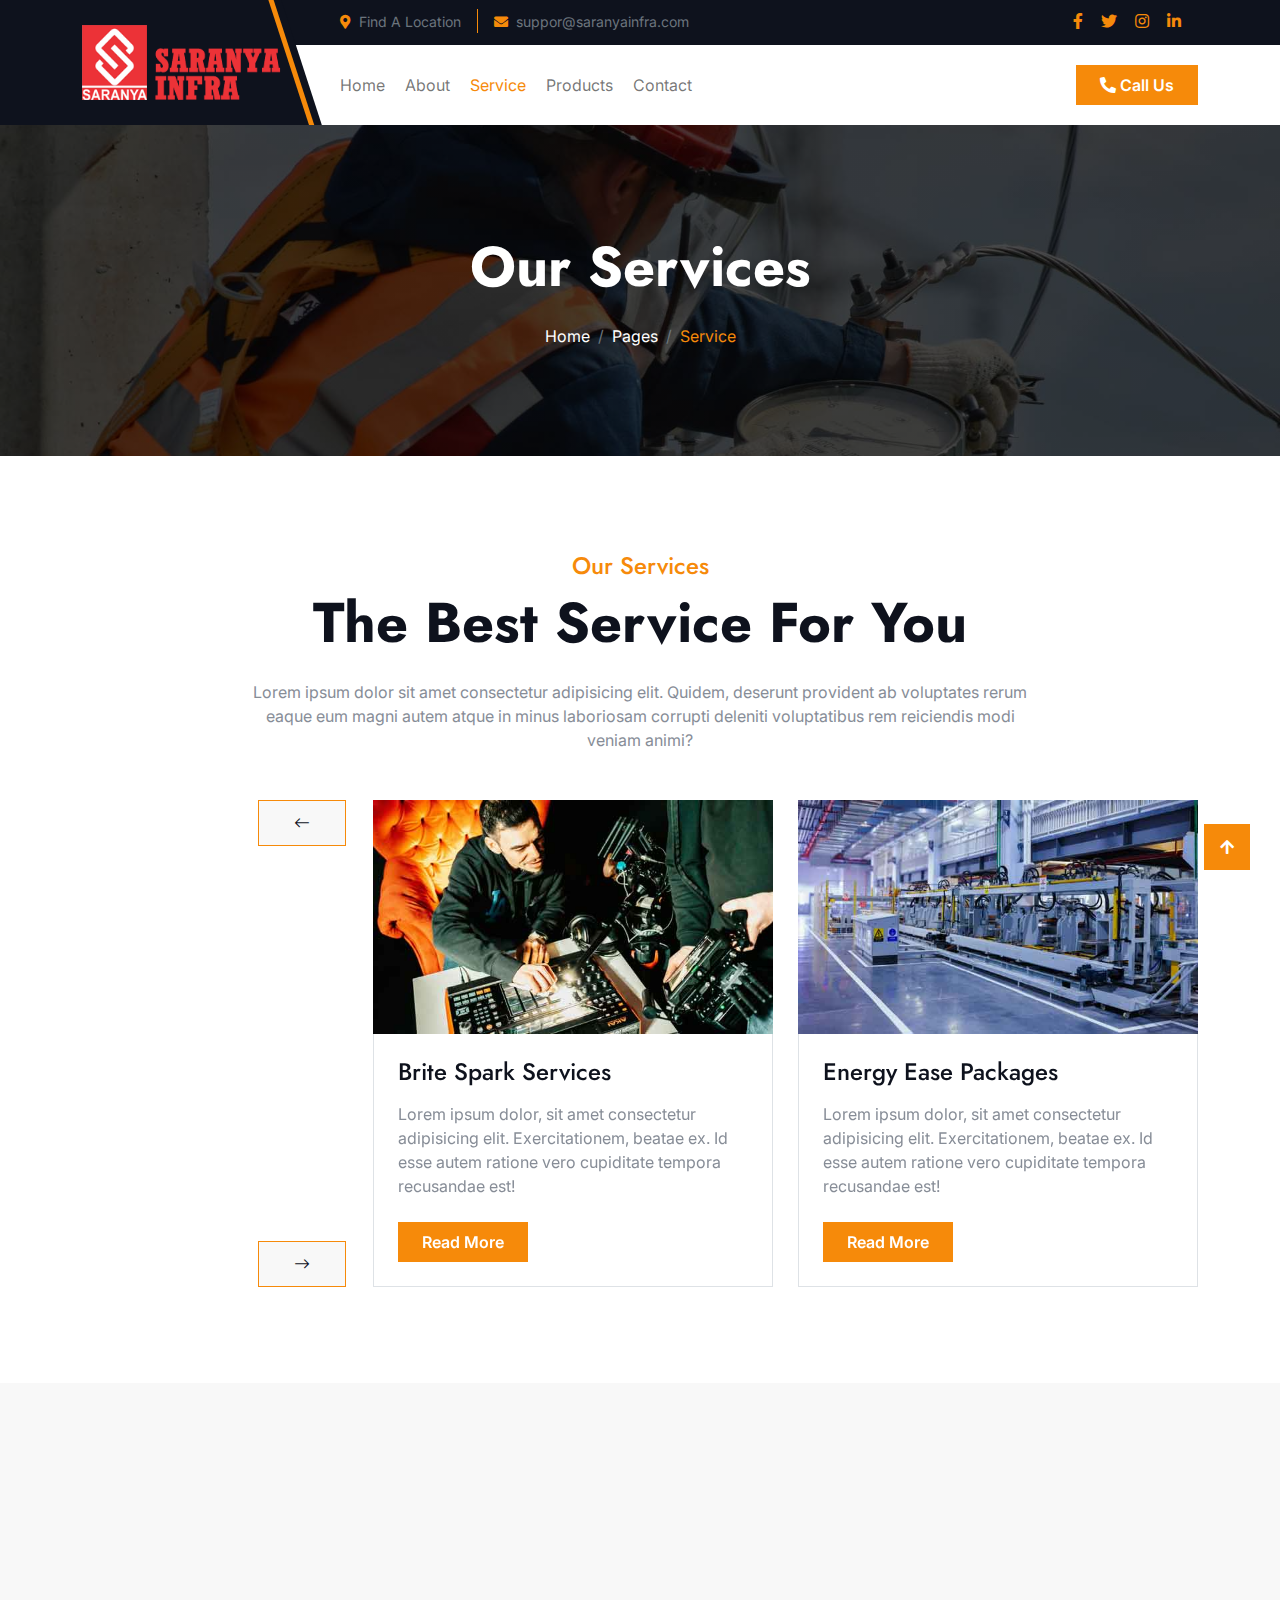
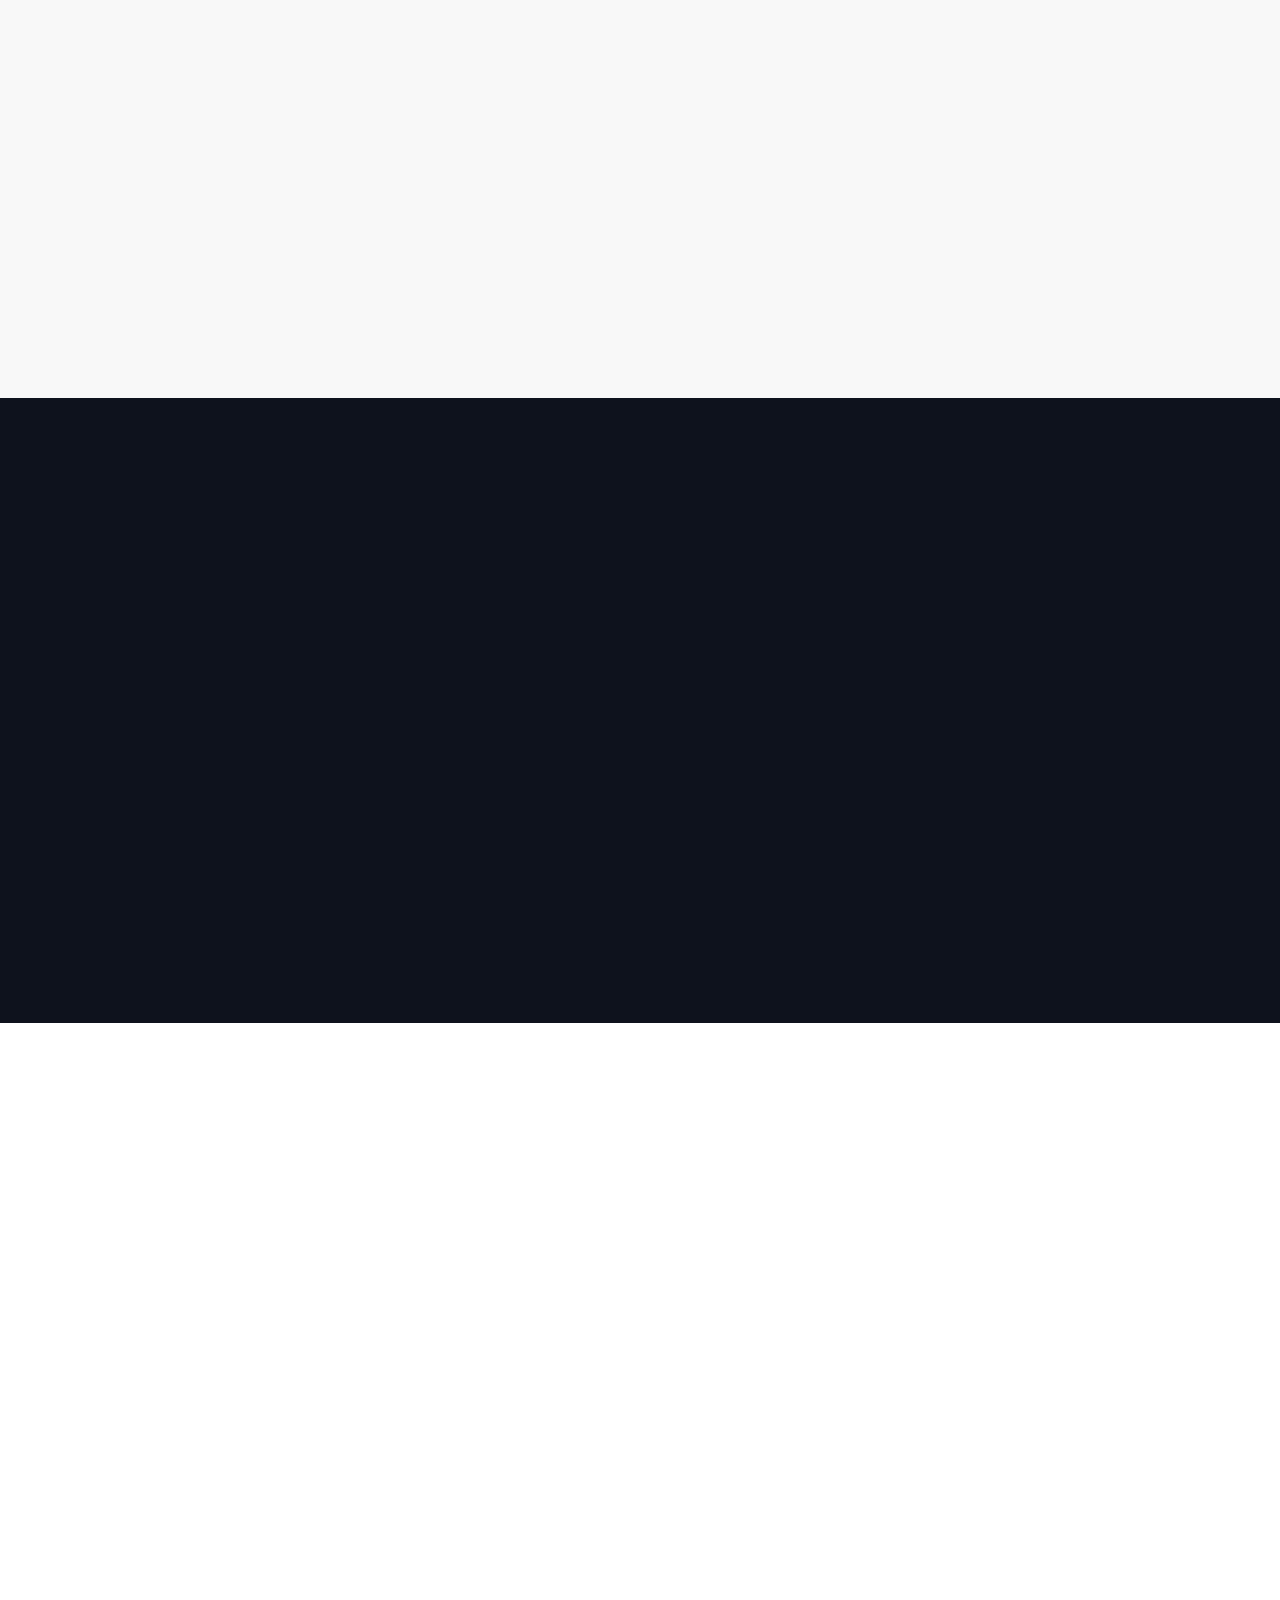
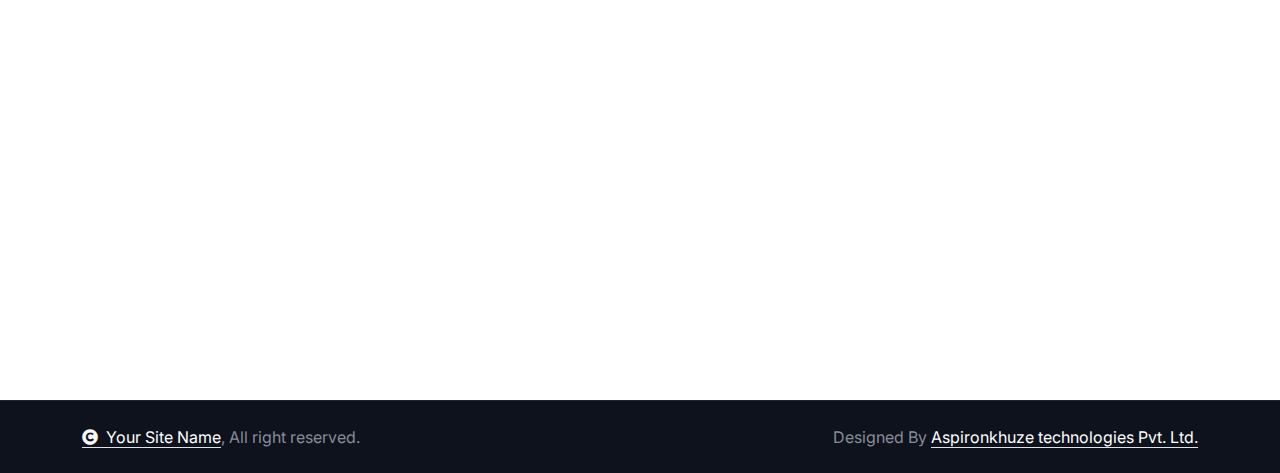
<file: service.html>
<!DOCTYPE html>
<html lang="en">

    <head>
        <meta charset="utf-8">
        <title>saranya Infra</title>
        <meta content="width=device-width, initial-scale=1.0" name="viewport">
        <meta content="" name="keywords">
        <meta content="" name="description">

        <!-- Google Web Fonts -->
        <link rel="preconnect" href="https://fonts.googleapis.com">
        <link rel="preconnect" href="https://fonts.gstatic.com" crossorigin>
        <link href="https://fonts.googleapis.com/css2?family=Inter:wght@100..900&family=Edu+TAS+Beginner:wght@400..700&family=Jost:ital,wght@0,100..900;1,100..900&display=swap" rel="stylesheet">

        <!-- Icon Font Stylesheet -->
        <link rel="stylesheet" href="https://use.fontawesome.com/releases/v5.15.4/css/all.css"/>
        <link href="https://cdn.jsdelivr.net/npm/bootstrap-icons@1.4.1/font/bootstrap-icons.css" rel="stylesheet">

        <!-- Libraries Stylesheet -->
        <link rel="stylesheet" href="lib/animate/animate.min.css"/>
        <link href="lib/owlcarousel/assets/owl.carousel.min.css" rel="stylesheet">


        <!-- Customized Bootstrap Stylesheet -->
        <link href="css/bootstrap.min.css" rel="stylesheet">

        <!-- Template Stylesheet -->
        <link href="css/style.css" rel="stylesheet">
    </head>

    <body>

        <!-- Spinner Start -->
        <div id="spinner" class="show bg-white position-fixed translate-middle w-100 vh-100 top-50 start-50 d-flex align-items-center justify-content-center">
            <div class="spinner-border text-primary" style="width: 3rem; height: 3rem;" role="status">
                <span class="sr-only">Loading...</span>
            </div>
        </div>
        <!-- Spinner End -->

        

        <!-- Navbar & Hero Start -->
        <div class="container-fluid header-top">
            <div class="container d-flex align-items-center">
              <div class="d-flex align-items-center h-100">
                <a href="#" class="navbar-brand" style="height: 125px;">
                  <!-- <h1 class="text-primary mb-0">
                    <i class="fas fa-bolt"></i>
                  </h1> -->
                  <img style="width: 100%;" src="./img/saraniya-logo.png" alt="" />
                  <!-- <img src="img/logo.png" alt="Logo"> -->
                </a>
              </div>
              <div class="w-100 h-100">
                <div class="topbar px-0 py-2 d-none d-lg-block" style="height: 45px;">
                  <div class="row gx-0 align-items-center">
                    <div class="col-lg-8 text-center text-lg-center mb-lg-0">
                      <div class="d-flex flex-wrap">
                        <div class="border-end border-primary pe-3">
                          <a href="#" class="text-muted small"
                            ><i class="fas fa-map-marker-alt text-primary me-2"></i
                            >Find A Location</a
                          >
                        </div>
                        <div class="ps-3">
                          <a href="mailto:suppor@saranyainfra.com" class="text-muted small"
                            ><i class="fas fa-envelope text-primary me-2"></i
                            >suppor@saranyainfra.com</a
                          >
                        </div>
                      </div>
                    </div>
                    <div class="col-lg-4 text-center text-lg-end">
                      <div class="d-flex justify-content-end">
                        <div class="d-flex border-enddd border-primary pe-3">
                          <a class="btn p-0 text-primary me-3" href="#"
                            ><i class="fab fa-facebook-f"></i
                          ></a>
                          <a class="btn p-0 text-primary me-3" href="#"
                            ><i class="fab fa-twitter"></i
                          ></a>
                          <a class="btn p-0 text-primary me-3" href="#"
                            ><i class="fab fa-instagram"></i
                          ></a>
                          <a class="btn p-0 text-primary me-0" href="#"
                            ><i class="fab fa-linkedin-in"></i
                          ></a>
                        </div>
                        <!-- <div class="dropdown ms-3">
                                              <a href="#" class="dropdown-toggle text-white" data-bs-toggle="dropdown"><small class="text-body"><i class="fas fa-globe-europe text-primary me-2"></i> English</small></a>
                                              <div class="dropdown-menu">
                                                  <a href="#" class="dropdown-item">English</a>
                                                  <a href="#" class="dropdown-item">Bangla</a>
                                                  <a href="#" class="dropdown-item">French</a>
                                                  <a href="#" class="dropdown-item">Spanish</a>
                                                  <a href="#" class="dropdown-item">Arabic</a>
                                              </div>
                                          </div> -->
                      </div>
                    </div>
                  </div>
                </div>
                <div class="nav-bar px-0 py-lg-0" style="height: 80px;">
                  <nav
                    class="navbar navbar-expand-lg navbar-light d-flex justify-content-lg-end"
                  >
                    <a href="#" class="navbar-brand-2">
                      <h1 class="text-primary mb-0">
                        <!-- <i class="fas fa-bolt"></i> -->
                        <img
                          style="width: 9rem;"
                          src="./img/saraniya-logo.png"
                          alt="Logo"
                        />
                      </h1>
                    </a>
                    <button
                      class="navbar-toggler"
                      type="button"
                      data-bs-toggle="collapse"
                      data-bs-target="#navbarCollapse"
                    >
                      <span class="fa fa-bars"></span>
                    </button>
                    <div class="collapse navbar-collapse" id="navbarCollapse">
                      <div class="navbar-nav mx-0 mx-lg-auto bg-white">
                        <a href="index.html" class="nav-item nav-link">Home</a>
                        <a href="about.html" class="nav-item nav-link">About</a>
                        <a href="service.html" class="nav-item nav-link active">Service</a>
                        <a href="product.html" class="nav-item nav-link">Products</a>
      
                        <!-- <a href="blog.html" class="nav-item nav-link">Blog</a> -->
                        <!-- <div class="nav-item dropdown">
                          <a href="#" class="nav-link" data-bs-toggle="dropdown">
                            <span class="dropdown-toggle">Pages</span>
                          </a>
                          <div class="dropdown-menu">
                            <a href="product.html" class="dropdown-item"
                              >Our Products</a
                            >
                            <a href="team.html" class="dropdown-item">Our team</a>
                            <a href="testimonial.html" class="dropdown-item"
                              >Testimonial</a
                            >
                            <a href="404.html" class="dropdown-item">404 Page</a>
                          </div>
                        </div> -->
                        <a href="contact.html" class="nav-item nav-link">Contact</a>
                        <div class="nav-btn ps-3">
                          <!-- <button class="" data-bs-toggle="modal" data-bs-target="#searchModal"><i class="fas fa-search"></i></button> -->
                          <!-- <a href="#" class="btn btn-primary py-2 px-4 ms-0 ms-lg-3">
                            Get Solution</a
                          > -->
                          <a href="tel:+917411220602" class="btn btn-primary py-2 px-4 ms-0 ms-lg-3">
                              <i class="fas fa-phone" style="transform: rotate(90deg);"></i> Call Us
                            </a>
                            
                        </div>
                      </div>
                    </div>
                  </nav>
                </div>
              </div>
            </div>
          </div>
        <!-- Navbar & Hero End -->

        <!-- Modal Search Start -->
        <div class="modal fade" id="searchModal" tabindex="-1" aria-labelledby="exampleModalLabel" aria-hidden="true">
            <div class="modal-dialog modal-fullscreen">
                <div class="modal-content rounded-0">
                    <div class="modal-header">
                        <h5 class="modal-title" id="exampleModalLabel">Search by keyword</h5>
                        <button type="button" class="btn-close" data-bs-dismiss="modal" aria-label="Close"></button>
                    </div>
                    <div class="modal-body d-flex align-items-center bg-primary">
                        <div class="input-group w-75 mx-auto d-flex">
                            <input type="search" class="form-control p-3" placeholder="keywords" aria-describedby="search-icon-1">
                            <span id="search-icon-1" class="btn bg-light border nput-group-text p-3"><i class="fa fa-search"></i></span>
                        </div>
                    </div>
                </div>
            </div>
        </div>
        <!-- Modal Search End -->


        <!-- Header Start -->
        <div class="container-fluid bg-breadcrumb">
            <div class="container text-center py-5" style="max-width: 900px;">
                <h4 class="text-white display-4 mb-4 wow fadeInDown" data-wow-delay="0.1s">Our Services</h4>
                <ol class="breadcrumb d-flex justify-content-center mb-0 wow fadeInDown" data-wow-delay="0.3s">
                    <li class="breadcrumb-item"><a href="index.html">Home</a></li>
                    <li class="breadcrumb-item"><a href="#">Pages</a></li>
                    <li class="breadcrumb-item active text-primary">Service</li>
                </ol>    
            </div>
        </div>
        <!-- Header End -->


        <!-- Services Start -->
        <div class="container-fluid service py-5">
            <div class="container py-5">
                <div class="d-flex flex-column mx-auto text-center mb-5 wow fadeInUp" data-wow-delay="0.2s" style="max-width: 800px;">
                    <h4 class="text-primary">Our Services</h4>
                    <h1 class="display-4 mb-4">The Best Service For You</h1>
                    <p class="mb-0">Lorem ipsum dolor sit amet consectetur adipisicing elit. Quidem, deserunt provident ab voluptates rerum eaque eum magni autem atque in minus laboriosam corrupti deleniti voluptatibus rem reiciendis modi veniam animi?
                    </p>
                </div>
                <div class="row g-5 align-items-center">
                    <div class="col-lg-3 wow fadeInLeft" data-wow-delay="0.2s">
                        <ul class="nav">
                            <li class="nav-item me-lg-0 mb-4">
                                <a class="py-3 px-5 active" data-bs-toggle="pill" href="#ServiceTab-1">
                                    <span>Commercial</span>
                                </a>
                            </li>
                            <li class="nav-item me-lg-0 mb-4">
                                <a class="py-3 px-5" data-bs-toggle="pill" href="#ServiceTab-2">
                                    <span>Residential</span>
                                </a>
                            </li>
                            <li class="nav-item me-lg-0 mb-4 mb-lg-0">
                                <a class="py-3 px-5" data-bs-toggle="pill" href="#ServiceTab-3">
                                    <span>Industrial</span>
                                </a>
                            </li>
                        </ul>
                    </div>
                    <div class="col-lg-9 wow fadeInRight" data-wow-delay="0.3s">
                        <div class="tab-content">
                            <div id="ServiceTab-1" class="tab-pane fade show p-0 active">
                                <div class="service-carousel owl-carousel">
                                    <div class="service-item">
                                        <img src="img/commercial-1.jpg" class="img-fluid w-100" alt="">
                                        <div class="border border-top-0 p-4">
                                            <h4 class="mb-3">Brite Spark Services</h4>
                                            <p class="mb-4">Lorem ipsum dolor, sit amet consectetur adipisicing elit. Exercitationem, beatae ex. Id esse autem ratione vero cupiditate tempora recusandae est!
                                            </p>
                                            <a class="btn btn-primary py-2 px-4" href="#">Read More</a>
                                        </div>
                                    </div>
                                    <div class="service-item">
                                        <img src="img/commercial-2.jpg" class="img-fluid w-100" alt="">
                                        <div class="border border-top-0 p-4">
                                            <h4 class="mb-3">Energy Ease Packages</h4>
                                            <p class="mb-4">Lorem ipsum dolor, sit amet consectetur adipisicing elit. Exercitationem, beatae ex. Id esse autem ratione vero cupiditate tempora recusandae est!
                                            </p>
                                            <a class="btn btn-primary py-2 px-4" href="#">Read More</a>
                                        </div>
                                    </div>
                                    <div class="service-item">
                                        <img src="img/commercial-3.jpg" class="img-fluid w-100" alt="">
                                        <div class="border border-top-0 p-4">
                                            <h4 class="mb-3">Electra Care Packages</h4>
                                            <p class="mb-4">Lorem ipsum dolor, sit amet consectetur adipisicing elit. Exercitationem, beatae ex. Id esse autem ratione vero cupiditate tempora recusandae est!
                                            </p>
                                            <a class="btn btn-primary py-2 px-4" href="#">Read More</a>
                                        </div>
                                    </div>
                                </div>
                            </div>
                            <div id="ServiceTab-2" class="tab-pane fade show p-0">
                                <div class="service-carousel owl-carousel">
                                    <div class="service-item">
                                        <img src="img/residential-1.jpg" class="img-fluid w-100" alt="">
                                        <div class="border border-top-0 p-4">
                                            <h4 class="mb-3">Electrical Services</h4>
                                            <p class="mb-4">Lorem ipsum dolor, sit amet consectetur adipisicing elit. Exercitationem, beatae ex. Id esse autem ratione vero cupiditate tempora recusandae est!
                                            </p>
                                            <a class="btn btn-primary py-2 px-4" href="#">Read More</a>
                                        </div>
                                    </div>
                                    <div class="service-item">
                                        <img src="img/residential-2.jpg" class="img-fluid w-100" alt="">
                                        <div class="border border-top-0 p-4">
                                            <h4 class="mb-3">Security Systems</h4>
                                            <p class="mb-4">Lorem ipsum dolor, sit amet consectetur adipisicing elit. Exercitationem, beatae ex. Id esse autem ratione vero cupiditate tempora recusandae est!
                                            </p>
                                            <a class="btn btn-primary py-2 px-4" href="#">Read More</a>
                                        </div>
                                    </div>
                                    <div class="service-item">
                                        <img src="img/residential-3.jpg" class="img-fluid w-100" alt="">
                                        <div class="border border-top-0 p-4">
                                            <h4 class="mb-3">Air Conditioner</h4>
                                            <p class="mb-4">Lorem ipsum dolor, sit amet consectetur adipisicing elit. Exercitationem, beatae ex. Id esse autem ratione vero cupiditate tempora recusandae est!
                                            </p>
                                            <a class="btn btn-primary py-2 px-4" href="#">Read More</a>
                                        </div>
                                    </div>
                                </div>
                            </div>
                            <div id="ServiceTab-3" class="tab-pane fade show p-0">
                                <div class="service-carousel owl-carousel">
                                    <div class="service-item">
                                        <img src="img/industrial-1.jpg" class="img-fluid w-100" alt="">
                                        <div class="border border-top-0 p-4">
                                            <h4 class="mb-3">Factory Manufacture</h4>
                                            <p class="mb-4">Lorem ipsum dolor, sit amet consectetur adipisicing elit. Exercitationem, beatae ex. Id esse autem ratione vero cupiditate tempora recusandae est!
                                            </p>
                                            <a class="btn btn-primary py-2 px-4" href="#">Read More</a>
                                        </div>
                                    </div>
                                    <div class="service-item">
                                        <img src="img/industrial-2.jpg" class="img-fluid w-100" alt="">
                                        <div class="border border-top-0 p-4">
                                            <h4 class="mb-3">General Electrical</h4>
                                            <p class="mb-4">Lorem ipsum dolor, sit amet consectetur adipisicing elit. Exercitationem, beatae ex. Id esse autem ratione vero cupiditate tempora recusandae est!
                                            </p>
                                            <a class="btn btn-primary py-2 px-4" href="#">Read More</a>
                                        </div>
                                    </div>
                                    <div class="service-item">
                                        <img src="img/industrial-3.jpg" class="img-fluid w-100" alt="">
                                        <div class="border border-top-0 p-4">
                                            <h4 class="mb-3">Electrical Planing</h4>
                                            <p class="mb-4">Lorem ipsum dolor, sit amet consectetur adipisicing elit. Exercitationem, beatae ex. Id esse autem ratione vero cupiditate tempora recusandae est!
                                            </p>
                                            <a class="btn btn-primary py-2 px-4" href="#">Read More</a>
                                        </div>
                                    </div>
                                </div>
                            </div>
                        </div>
                    </div>
                </div>
            </div>
        </div>
        <!-- Services End -->

        <!-- FAQ Start -->
         <div class="container-fluid faq-section bg-light py-5">
            <div class="container py-5">
                <div class="row g-5">
                    <div class="col-lg-6 wow fadeInLeft" data-wow-delay="0.2s">
                        <h4 class="text-primary">Some Important FAQ's</h4>
                        <h1 class="display-4 mb-4">Common Frequently Asked Questions?</h1>
                        <p class="mb-4">Lorem ipsum dolor sit amet consectetur adipisicing elit. Eveniet pariatur sapiente, modi perspiciatis earum ab inventore vitae consequatur tempore quibusdam?
                        </p>
                        <a class="btn btn-primary py-3 px-5" href="#">Have Any Questions</a>
                    </div>
                    <div class="col-xl-6 wow fadeInRight" data-wow-delay="0.4s">
                        <div class="h-100">
                            <div class="accordion" id="accordionExample">
                                <div class="accordion-item">
                                    <h2 class="accordion-header" id="headingOne">
                                        <button class="accordion-button" type="button" data-bs-toggle="collapse" data-bs-target="#collapseOne" aria-expanded="true" aria-controls="collapseOne">
                                            Q: How Do I Sing Up For Your Electricity Services?
                                        </button>
                                    </h2>
                                    <div id="collapseOne" class="accordion-collapse collapse show active" aria-labelledby="headingOne" data-bs-parent="#accordionExample">
                                        <div class="accordion-body">
                                            A: Leverage agile frameworks to provide a robust synopsis for high level overviews. Iterative approaches to corporate strategy foster collaborative thinking to further the overall value proposition.
                                        </div>
                                    </div>
                                </div>
                                <div class="accordion-item">
                                    <h2 class="accordion-header" id="headingTwo">
                                        <button class="accordion-button collapsed" type="button" data-bs-toggle="collapse" data-bs-target="#collapseTwo" aria-expanded="false" aria-controls="collapseTwo">
                                            Q: What Types Of Electricity Plans Do You Offer?
                                        </button>
                                    </h2>
                                    <div id="collapseTwo" class="accordion-collapse collapse" aria-labelledby="headingTwo" data-bs-parent="#accordionExample">
                                        <div class="accordion-body">
                                            A: Leverage agile frameworks to provide a robust synopsis for high level overviews. Iterative approaches to corporate strategy foster collaborative thinking to further the overall value proposition.
                                        </div>
                                    </div>
                                </div>
                                <div class="accordion-item">
                                    <h2 class="accordion-header" id="headingThree">
                                        <button class="accordion-button collapsed" type="button" data-bs-toggle="collapse" data-bs-target="#collapseThree" aria-expanded="false" aria-controls="collapseThree">
                                            Q: What Are Your Billing And Payment Options?
                                        </button>
                                    </h2>
                                    <div id="collapseThree" class="accordion-collapse collapse" aria-labelledby="headingThree" data-bs-parent="#accordionExample">
                                        <div class="accordion-body">
                                            A: Leverage agile frameworks to provide a robust synopsis for high level overviews. Iterative approaches to corporate strategy foster collaborative thinking to further the overall value proposition.
                                        </div>
                                    </div>
                                </div>
                                <div class="accordion-item">
                                    <h2 class="accordion-header" id="headingFour">
                                        <button class="accordion-button collapsed" type="button" data-bs-toggle="collapse" data-bs-target="#collapseFour" aria-expanded="false" aria-controls="collapseFour">
                                            Q: How Can I Track My Energy Usage With Your Services?
                                        </button>
                                    </h2>
                                    <div id="collapseFour" class="accordion-collapse collapse" aria-labelledby="headingFour" data-bs-parent="#accordionExample">
                                        <div class="accordion-body">
                                            A: Leverage agile frameworks to provide a robust synopsis for high level overviews. Iterative approaches to corporate strategy foster collaborative thinking to further the overall value proposition.
                                        </div>
                                    </div>
                                </div>
                            </div>
                        </div>
                    </div>
                </div>
            </div>
         </div>
        <!-- FAQ End -->

        <!-- Testimonial Start -->
         <div class="container-fluid testimonial bg-dark py-5">
            <div class="container py-5">
                <div class="row g-5">
                    <div class="col-lg-6 col-xl-5 wow fadeInUp" data-wow-delay="0.2s">
                        <h4 class="text-primary">Testimonial</h4>
                        <h1 class="display-4 text-white mb-4">Powerfull Praise Heare From Our Customers</h1>
                        <p class="mb-4">Lorem ipsum dolor sit amet consectetur adipisicing elit. Mollitia hic aspernatur unde magnam necessitatibus provident iusto maxime nobis esse eligendi.
                        </p>
                        <a class="btn btn-light py-3 px-5" href="#">View All Reviews</a>
                    </div>
                    <div class="col-lg-6 col-xl-7 wow fadeInUp" data-wow-delay="0.4s">
                        <div class="owl-carousel testimonial-carousel">
                            <div class="testimonial-item">
                                <div class="testimonial-quote"><i class="fa fa-quote-right fa-2x"></i>
                                </div>
                                <div class="testimonial-inner p-4">
                                    <img src="img/testimonial-1.jpg" class="img-fluid" alt="">
                                    <div class="ms-4">
                                        <h4>Person Name</h4>
                                        <p>Profession</p>
                                        <div class="d-flex text-primary">
                                            <i class="fas fa-star"></i>
                                            <i class="fas fa-star"></i>
                                            <i class="fas fa-star"></i>
                                            <i class="fas fa-star"></i>
                                            <i class="fas fa-star text-body"></i>
                                        </div>
                                    </div>
                                </div>
                                <div class="customer-text p-4">
                                    <p class="mb-0">Lorem ipsum dolor sit amet consectetur adipisicing elit. Quam soluta neque ab repudiandae reprehenderit ipsum eos cumque esse repellendus impedit.</p>
                                </div>
                            </div>
                            <div class="testimonial-item">
                                <div class="testimonial-quote"><i class="fa fa-quote-right fa-2x"></i>
                                </div>
                                <div class="testimonial-inner p-4">
                                    <img src="img/testimonial-2.jpg" class="img-fluid" alt="">
                                    <div class="ms-4">
                                        <h4>Person Name</h4>
                                        <p>Profession</p>
                                        <div class="d-flex text-primary">
                                            <i class="fas fa-star"></i>
                                            <i class="fas fa-star"></i>
                                            <i class="fas fa-star"></i>
                                            <i class="fas fa-star"></i>
                                            <i class="fas fa-star text-body"></i>
                                        </div>
                                    </div>
                                </div>
                                <div class="customer-text p-4">
                                    <p class="mb-0">Lorem ipsum dolor sit amet consectetur adipisicing elit. Quam soluta neque ab repudiandae reprehenderit ipsum eos cumque esse repellendus impedit.</p>
                                </div>
                            </div>
                            <div class="testimonial-item">
                                <div class="testimonial-quote"><i class="fa fa-quote-right fa-2x"></i>
                                </div>
                                <div class="testimonial-inner p-4">
                                    <img src="img/testimonial-3.jpg" class="img-fluid" alt="">
                                    <div class="ms-4">
                                        <h4>Person Name</h4>
                                        <p>Profession</p>
                                        <div class="d-flex text-primary">
                                            <i class="fas fa-star"></i>
                                            <i class="fas fa-star"></i>
                                            <i class="fas fa-star"></i>
                                            <i class="fas fa-star"></i>
                                            <i class="fas fa-star text-body"></i>
                                        </div>
                                    </div>
                                </div>
                                <div class="customer-text p-4">
                                    <p class="mb-0">Lorem ipsum dolor sit amet consectetur adipisicing elit. Quam soluta neque ab repudiandae reprehenderit ipsum eos cumque esse repellendus impedit.</p>
                                </div>
                            </div>
                        </div>
                    </div>
                </div>
            </div>
         </div>
        <!-- Testimonial End -->

        <!-- Banner Start -->
        <div class="container-fluid banner py-5 wow zoomIn" data-wow-delay="0.2s">
            <div class="banner-design-1"></div>
            <div class="banner-design-2"></div>
            <div class="container py-5">
                <div class="row g-5">
                    <div class="col-lg-8">
                        <div class="">
                            <h4 class="text-white">Contact With Me</h4>
                            <h1 class="display-4 text-white mb-0">We provide professional electric services for our customer</h1>
                        </div>
                    </div>
                    <div class="col-lg-4">
                        <div class="d-flex align-items-center justify-content-lg-end h-100">
                            <a class="btn btn-primary py-3 px-4 px-md-5 ms-2" href="#">EXPLORE MORE</a>
                        </div>
                    </div>
                </div>
            </div>
         </div>
        <!-- Banner End -->

        <!-- Footer Start -->
        <div class="container-fluid footer bg-dark py-5 wow fadeIn" data-wow-delay="0.2s">
            <div class="container py-5">
                <div class="row g-5 mb-5 align-items-center">
                    <div class="col-lg-7">
                        <div class="position-relative mx-auto">
                            <input class="form-control w-100 py-3 ps-4 pe-5" type="text" placeholder="Email address to Subscribe">
                            <button type="button" class="btn btn-primary position-absolute top-0 end-0 py-2 px-4 mt-2 me-2">Subscribe</button>
                        </div>
                    </div>
                    <div class="col-lg-5">
                        <div class="d-flex align-items-center justify-content-center justify-content-lg-end">
                            <a class="btn btn-light btn-md-square me-3" href=""><i class="fab fa-facebook-f"></i></a>
                            <a class="btn btn-light btn-md-square me-3" href=""><i class="fab fa-twitter"></i></a>
                            <a class="btn btn-light btn-md-square me-3" href=""><i class="fab fa-instagram"></i></a>
                            <a class="btn btn-light btn-md-square me-0" href=""><i class="fab fa-linkedin-in"></i></a>
                        </div>
                    </div>
                </div>
                <div class="row g-5">
                    <div class="col-md-6 col-lg-6 col-xl-3">
                        <div class="footer-item d-flex flex-column">
                            <div class="footer-item">
                                <h3 class="text-white mb-4"><i class="fas fa-bolt text-primary me-3"></i>Electra</h3>
                                <p class="mb-3">Dolor amet sit justo amet elitr clita ipsum elitr est.Lorem ipsum dolor sit amet, consectetur adipiscing elit consectetur adipiscing elit.</p>
                            </div>
                        </div>
                    </div>
                    <div class="col-md-6 col-lg-6 col-xl-3">
                        <div class="footer-item d-flex flex-column">
                            <h4 class="text-white mb-4">Quick Links</h4>
                            <a href="#"> Home</a>
                            <a href="#"> About us</a>
                            <a href="#"> Service</a>
                            <a href="#"> Testimonial</a>
                            <a href="#"> Contact Us</a>
                        </div>
                    </div>
                    <div class="col-md-6 col-lg-6 col-xl-3">
                        <div class="footer-item d-flex flex-column">
                            <h4 class="text-white mb-4">Electricity service</h4>
                            <a href="#"> Air Conditioning</a>
                            <a href="#"> Electrical Panels</a>
                            <a href="#"> Security System</a>
                            <a href="#"> Indoor Lighting</a>
                            <a href="#"> Electrical Services</a>
                        </div>
                    </div>
                    <div class="col-md-6 col-lg-6 col-xl-3">
                        <div class="footer-item d-flex flex-column">
                            <h4 class="text-white mb-4">Contact Info</h4>
                            <a href="#"><i class="fa fa-map-marker-alt text-primary me-2"></i> 123 Street, New York, USA</a>
                            <a href="mailto:info@example.com"><i class="fas fa-envelope text-primary me-2"></i> info@example.com</a>
                            <a href="mailto:info@example.com"><i class="fas fa-envelope text-primary me-2"></i> info@example.com</a>
                            <a href="tel:+012 345 67890"><i class="fas fa-phone text-primary me-2"></i> +012 345 67890</a>
                            <a href="tel:+012 345 67890" class="mb-3"><i class="fas fa-print text-primary me-2"></i> +012 345 67890</a>
                        </div>
                    </div>
                </div>
            </div>
        </div>
        <!-- Footer End -->

        
        <!-- Copyright Start -->
        <div class="container-fluid copyright py-4">
            <div class="container">
                <div class="row g-4 align-items-center">
                    <div class="col-md-6 text-center text-md-start mb-md-0">
                        <span class="text-body"><a href="#" class="border-bottom text-white"><i class="fas fa-copyright text-light me-2"></i>Your Site Name</a>, All right reserved.</span>
                    </div>
                    <div class="col-md-6 text-center text-md-end text-body">
                        <!--/*** This template is free as long as you keep the below author’s credit link/attribution link/backlink. ***/-->
                        <!--/*** If you'd like to use the template without the below author’s credit link/attribution link/backlink, ***/-->
                        <!--/*** you can purchase the Credit Removal License from "https://aspironkhuze.com/credit-removal". ***/-->
                        Designed By <a class="border-bottom text-white" href="https://aspironkhuze.com">Aspironkhuze technologies Pvt. Ltd.</a>
                    </div>
                </div>
            </div>
        </div>
        <!-- Copyright End -->

         


        


        <!-- Back to Top -->
        <a href="#" class="btn btn-primary btn-lg-square back-to-top"><i class="fa fa-arrow-up"></i></a>   

        
        <!-- JavaScript Libraries -->
        <script src="https://ajax.googleapis.com/ajax/libs/jquery/3.6.4/jquery.min.js"></script>
        <script src="https://cdn.jsdelivr.net/npm/bootstrap@5.0.0/dist/js/bootstrap.bundle.min.js"></script>
        <script src="lib/wow/wow.min.js"></script>
        <script src="lib/easing/easing.min.js"></script>
        <script src="lib/waypoints/waypoints.min.js"></script>
        <script src="lib/owlcarousel/owl.carousel.min.js"></script>
        

        <!-- Template Javascript -->
        <script src="js/main.js"></script>
    </body>

</html>
</file>
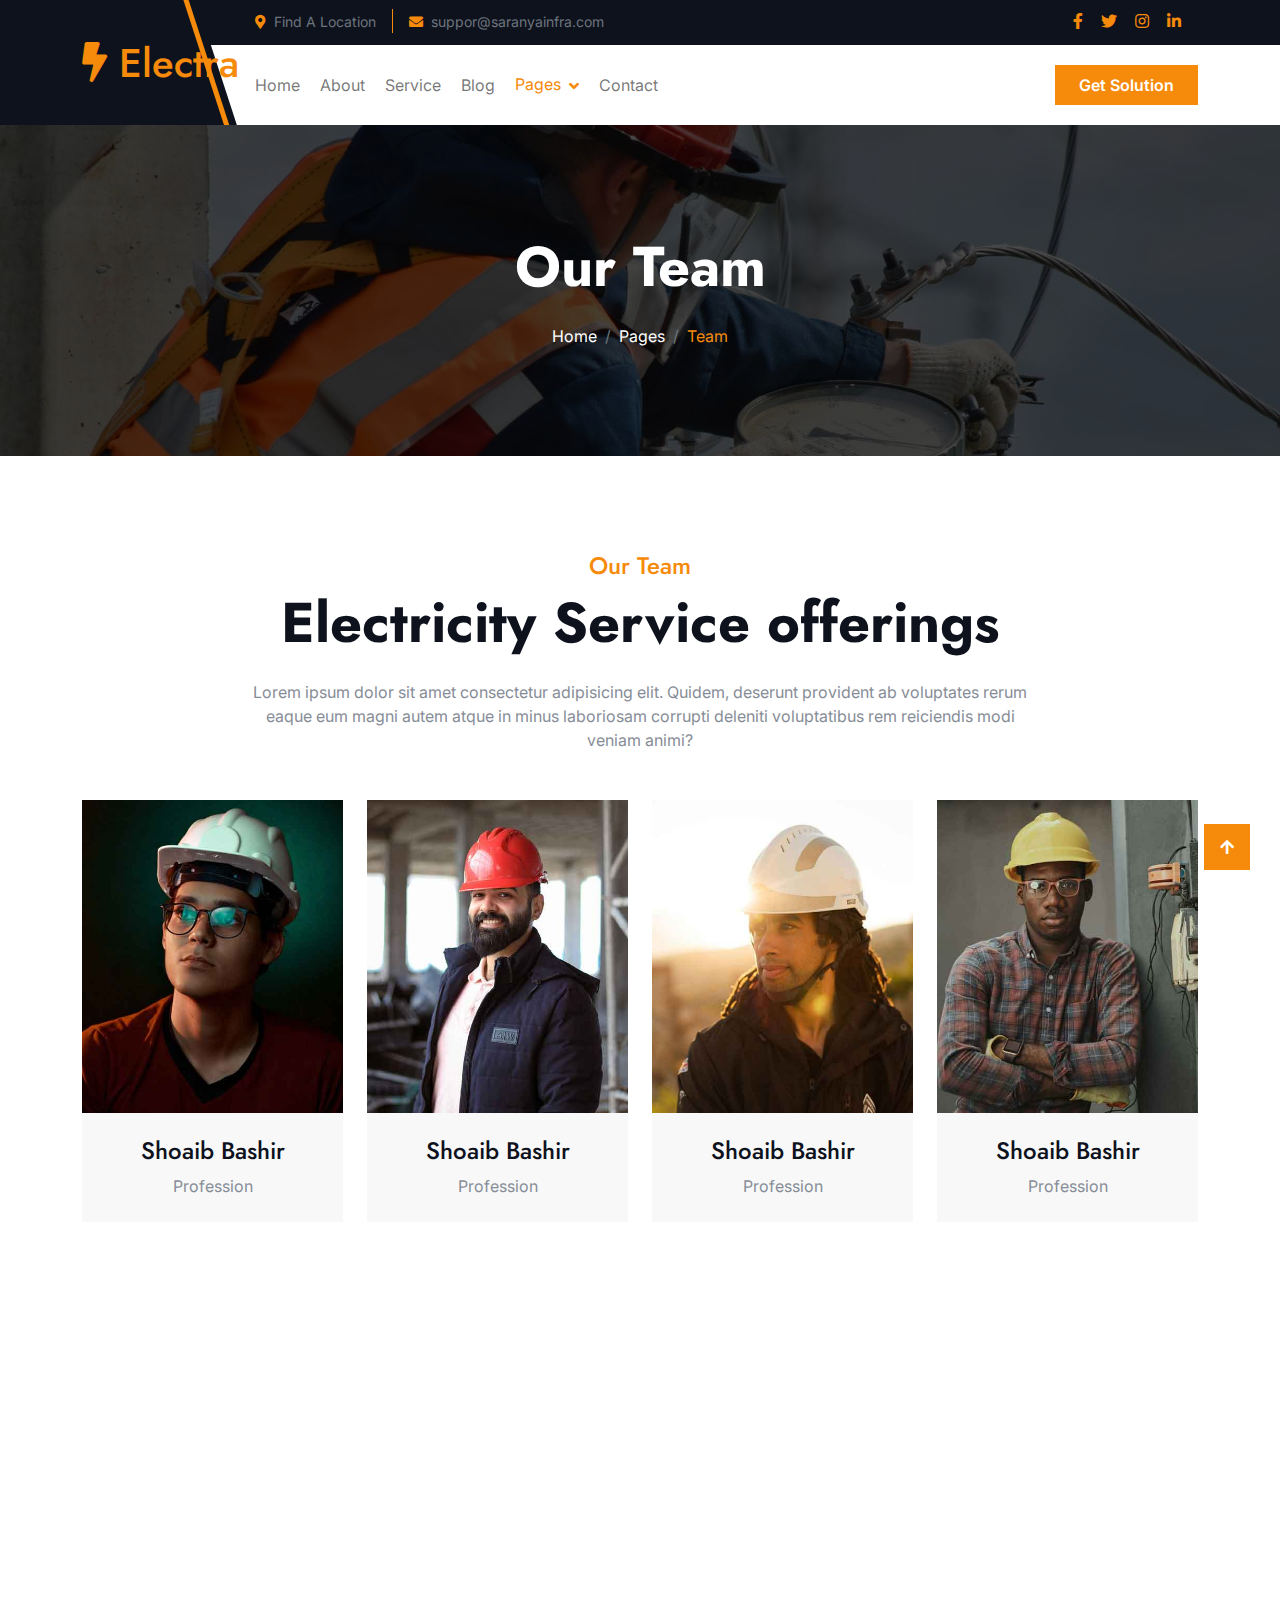
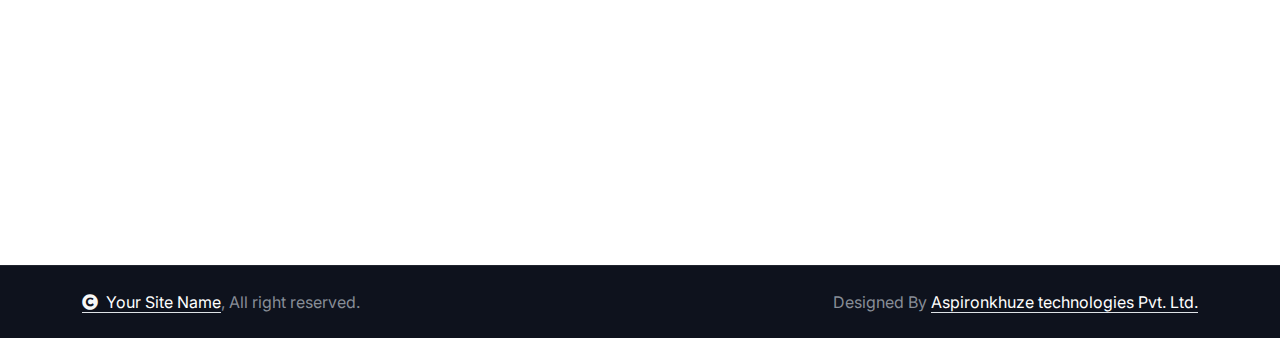
<file: team.html>
<!DOCTYPE html>
<html lang="en">

    <head>
        <meta charset="utf-8">
        <title>saranya Infra</title>
        <meta content="width=device-width, initial-scale=1.0" name="viewport">
        <meta content="" name="keywords">
        <meta content="" name="description">

        <!-- Google Web Fonts -->
        <link rel="preconnect" href="https://fonts.googleapis.com">
        <link rel="preconnect" href="https://fonts.gstatic.com" crossorigin>
        <link href="https://fonts.googleapis.com/css2?family=Inter:wght@100..900&family=Edu+TAS+Beginner:wght@400..700&family=Jost:ital,wght@0,100..900;1,100..900&display=swap" rel="stylesheet">

        <!-- Icon Font Stylesheet -->
        <link rel="stylesheet" href="https://use.fontawesome.com/releases/v5.15.4/css/all.css"/>
        <link href="https://cdn.jsdelivr.net/npm/bootstrap-icons@1.4.1/font/bootstrap-icons.css" rel="stylesheet">

        <!-- Libraries Stylesheet -->
        <link rel="stylesheet" href="lib/animate/animate.min.css"/>
        <link href="lib/owlcarousel/assets/owl.carousel.min.css" rel="stylesheet">


        <!-- Customized Bootstrap Stylesheet -->
        <link href="css/bootstrap.min.css" rel="stylesheet">

        <!-- Template Stylesheet -->
        <link href="css/style.css" rel="stylesheet">
    </head>

    <body>

        <!-- Spinner Start -->
        <div id="spinner" class="show bg-white position-fixed translate-middle w-100 vh-100 top-50 start-50 d-flex align-items-center justify-content-center">
            <div class="spinner-border text-primary" style="width: 3rem; height: 3rem;" role="status">
                <span class="sr-only">Loading...</span>
            </div>
        </div>
        <!-- Spinner End -->

        

        <!-- Navbar & Hero Start -->
        <div class="container-fluid header-top">
            <div class="container d-flex align-items-center">
                <div class="d-flex align-items-center h-100">
                    <a href="#" class="navbar-brand" style="height: 125px;">
                        <h1 class="text-primary mb-0"><i class="fas fa-bolt"></i> Electra</h1>
                        <!-- <img src="img/logo.png" alt="Logo"> -->
                    </a>
                </div>
                <div class="w-100 h-100">
                    <div class="topbar px-0 py-2 d-none d-lg-block" style="height: 45px;">
                        <div class="row gx-0 align-items-center">
                            <div class="col-lg-8 text-center text-lg-center mb-lg-0">
                                <div class="d-flex flex-wrap">
                                    <div class="border-end border-primary pe-3">
                                        <a href="#" class="text-muted small"><i class="fas fa-map-marker-alt text-primary me-2"></i>Find A Location</a>
                                    </div>
                                    <div class="ps-3">
                                        <a href="mailto:suppor@saranyainfra.com" class="text-muted small"><i class="fas fa-envelope text-primary me-2"></i>suppor@saranyainfra.com</a>
                                    </div>
                                </div>
                            </div>
                            <div class="col-lg-4 text-center text-lg-end">
                                <div class="d-flex justify-content-end">
                                    <div class="d-flex border-enddd border-primary pe-3">
                                        <a class="btn p-0 text-primary me-3" href="#"><i class="fab fa-facebook-f"></i></a>
                                        <a class="btn p-0 text-primary me-3" href="#"><i class="fab fa-twitter"></i></a>
                                        <a class="btn p-0 text-primary me-3" href="#"><i class="fab fa-instagram"></i></a>
                                        <a class="btn p-0 text-primary me-0" href="#"><i class="fab fa-linkedin-in"></i></a>
                                    </div>
                                    <!-- <div class="dropdown ms-3">
                                        <a href="#" class="dropdown-toggle text-white" data-bs-toggle="dropdown"><small class="text-body"><i class="fas fa-globe-europe text-primary me-2"></i> English</small></a>
                                        <div class="dropdown-menu">
                                            <a href="#" class="dropdown-item">English</a>
                                            <a href="#" class="dropdown-item">Bangla</a>
                                            <a href="#" class="dropdown-item">French</a>
                                            <a href="#" class="dropdown-item">Spanish</a>
                                            <a href="#" class="dropdown-item">Arabic</a>
                                        </div>
                                    </div> -->
                                </div>
                            </div>
                        </div>
                    </div>
                    <div class="nav-bar px-0 py-lg-0" style="height: 80px;">
                        <nav class="navbar navbar-expand-lg navbar-light d-flex justify-content-lg-end">
                            <a href="#" class="navbar-brand-2">
                                <h1 class="text-primary mb-0"><i class="fas fa-bolt"></i> Electra</h1>
                                <!-- <img src="img/logo.png" alt="Logo"> -->
                            </a>  
                            <button class="navbar-toggler" type="button" data-bs-toggle="collapse" data-bs-target="#navbarCollapse">
                                <span class="fa fa-bars"></span>
                            </button>
                            <div class="collapse navbar-collapse" id="navbarCollapse">
                                <div class="navbar-nav mx-0 mx-lg-auto bg-white">
                                    <a href="index.html" class="nav-item nav-link">Home</a>
                                    <a href="about.html" class="nav-item nav-link">About</a>
                                    <a href="service.html" class="nav-item nav-link">Service</a>
                                    <a href="blog.html" class="nav-item nav-link">Blog</a>
                                    <div class="nav-item dropdown active">
                                        <a href="#" class="nav-link" data-bs-toggle="dropdown">
                                            <span class="dropdown-toggle">Pages</span>
                                        </a>
                                        <div class="dropdown-menu">
                                            <a href="product.html" class="dropdown-item">Our Products</a>
                                            <a href="team.html" class="dropdown-item active">Our team</a>
                                            <a href="testimonial.html" class="dropdown-item">Testimonial</a>
                                            <a href="404.html" class="dropdown-item">404 Page</a>
                                        </div>
                                    </div>
                                    <a href="contact.html" class="nav-item nav-link">Contact</a>
                                    <div class="nav-btn ps-3">
                                        <!-- <button class="" data-bs-toggle="modal" data-bs-target="#searchModal"><i class="fas fa-search"></i></button> -->
                                        <a href="#" class="btn btn-primary py-2 px-4 ms-0 ms-lg-3"> Get Solution</a>
                                    </div>
                                </div>
                            </div>
                        </nav>
                    </div>
                </div>
            </div>
        </div>
        <!-- Navbar & Hero End -->

        <!-- Modal Search Start -->
        <div class="modal fade" id="searchModal" tabindex="-1" aria-labelledby="exampleModalLabel" aria-hidden="true">
            <div class="modal-dialog modal-fullscreen">
                <div class="modal-content rounded-0">
                    <div class="modal-header">
                        <h5 class="modal-title" id="exampleModalLabel">Search by keyword</h5>
                        <button type="button" class="btn-close" data-bs-dismiss="modal" aria-label="Close"></button>
                    </div>
                    <div class="modal-body d-flex align-items-center bg-primary">
                        <div class="input-group w-75 mx-auto d-flex">
                            <input type="search" class="form-control p-3" placeholder="keywords" aria-describedby="search-icon-1">
                            <span id="search-icon-1" class="btn bg-light border nput-group-text p-3"><i class="fa fa-search"></i></span>
                        </div>
                    </div>
                </div>
            </div>
        </div>
        <!-- Modal Search End -->


        <!-- Header Start -->
        <div class="container-fluid bg-breadcrumb">
            <div class="container text-center py-5" style="max-width: 900px;">
                <h4 class="text-white display-4 mb-4 wow fadeInDown" data-wow-delay="0.1s">Our Team</h4>
                <ol class="breadcrumb d-flex justify-content-center mb-0 wow fadeInDown" data-wow-delay="0.3s">
                    <li class="breadcrumb-item"><a href="index.html">Home</a></li>
                    <li class="breadcrumb-item"><a href="#">Pages</a></li>
                    <li class="breadcrumb-item active text-primary">Team</li>
                </ol>    
            </div>
        </div>
        <!-- Header End -->


        <!-- Team Start -->
        <div class="container-fluid team py-5">
            <div class="container py-5">
                <div class="d-flex flex-column mx-auto text-center mb-5 wow fadeInUp" data-wow-delay="0.2s" style="max-width: 800px;">
                    <h4 class="text-primary">Our Team</h4>
                    <h1 class="display-4 mb-4">Electricity Service offerings</h1>
                    <p class="mb-0">Lorem ipsum dolor sit amet consectetur adipisicing elit. Quidem, deserunt provident ab voluptates rerum eaque eum magni autem atque in minus laboriosam corrupti deleniti voluptatibus rem reiciendis modi veniam animi?
                    </p>
                </div>
                <div class="row g-4">
                    <div class="col-md-6 col-lg-3 wow fadeInUp" data-wow-delay="0.2s">
                        <div class="team-item">
                            <div class="team-img">
                                <img src="img/team-1.jpg" class="img-fluid w-100" alt="">
                                <div class="team-icon">
                                    <a class="btn btn-square btn-primary mb-2" href=""><i class="fab fa-facebook-f"></i></a>
                                    <a class="btn btn-square btn-primary mb-2" href=""><i class="fab fa-twitter"></i></a>
                                    <a class="btn btn-square btn-primary mb-2" href=""><i class="fab fa-instagram"></i></a>
                                    <a class="btn btn-square btn-primary mb-2" href=""><i class="fab fa-linkedin-in"></i></a>
                                </div>
                            </div>
                            <div class="team-content bg-light text-center p-4">
                                <h4>Shoaib Bashir</h4>
                                <p class="mb-0">Profession</p>
                            </div>
                        </div>
                    </div>
                    <div class="col-md-6 col-lg-3 wow fadeInUp" data-wow-delay="0.4s">
                        <div class="team-item">
                            <div class="team-img">
                                <img src="img/team-2.jpg" class="img-fluid w-100" alt="">
                                <div class="team-icon">
                                    <a class="btn btn-square btn-primary mb-2" href=""><i class="fab fa-facebook-f"></i></a>
                                    <a class="btn btn-square btn-primary mb-2" href=""><i class="fab fa-twitter"></i></a>
                                    <a class="btn btn-square btn-primary mb-2" href=""><i class="fab fa-instagram"></i></a>
                                    <a class="btn btn-square btn-primary mb-2" href=""><i class="fab fa-linkedin-in"></i></a>
                                </div>
                            </div>
                            <div class="team-content bg-light text-center p-4">
                                <h4>Shoaib Bashir</h4>
                                <p class="mb-0">Profession</p>
                            </div>
                        </div>
                    </div>
                    <div class="col-md-6 col-lg-3 wow fadeInUp" data-wow-delay="0.6s">
                        <div class="team-item">
                            <div class="team-img">
                                <img src="img/team-3.jpg" class="img-fluid w-100" alt="">
                                <div class="team-icon">
                                    <a class="btn btn-square btn-primary mb-2" href=""><i class="fab fa-facebook-f"></i></a>
                                    <a class="btn btn-square btn-primary mb-2" href=""><i class="fab fa-twitter"></i></a>
                                    <a class="btn btn-square btn-primary mb-2" href=""><i class="fab fa-instagram"></i></a>
                                    <a class="btn btn-square btn-primary mb-2" href=""><i class="fab fa-linkedin-in"></i></a>
                                </div>
                            </div>
                            <div class="team-content bg-light text-center p-4">
                                <h4>Shoaib Bashir</h4>
                                <p class="mb-0">Profession</p>
                            </div>
                        </div>
                    </div>
                    <div class="col-md-6 col-lg-3 wow fadeInUp" data-wow-delay="0.8s">
                        <div class="team-item">
                            <div class="team-img">
                                <img src="img/team-4.jpg" class="img-fluid w-100" alt="">
                                <div class="team-icon">
                                    <a class="btn btn-square btn-primary mb-2" href=""><i class="fab fa-facebook-f"></i></a>
                                    <a class="btn btn-square btn-primary mb-2" href=""><i class="fab fa-twitter"></i></a>
                                    <a class="btn btn-square btn-primary mb-2" href=""><i class="fab fa-instagram"></i></a>
                                    <a class="btn btn-square btn-primary mb-2" href=""><i class="fab fa-linkedin-in"></i></a>
                                </div>
                            </div>
                            <div class="team-content bg-light text-center p-4">
                                <h4>Shoaib Bashir</h4>
                                <p class="mb-0">Profession</p>
                            </div>
                        </div>
                    </div>
                </div>
            </div>
         </div>
        <!-- Team End -->

        <!-- Footer Start -->
        <div class="container-fluid footer bg-dark py-5 wow fadeIn" data-wow-delay="0.2s">
            <div class="container py-5">
                <div class="row g-5 mb-5 align-items-center">
                    <div class="col-lg-7">
                        <div class="position-relative mx-auto">
                            <input class="form-control w-100 py-3 ps-4 pe-5" type="text" placeholder="Email address to Subscribe">
                            <button type="button" class="btn btn-primary position-absolute top-0 end-0 py-2 px-4 mt-2 me-2">Subscribe</button>
                        </div>
                    </div>
                    <div class="col-lg-5">
                        <div class="d-flex align-items-center justify-content-center justify-content-lg-end">
                            <a class="btn btn-light btn-md-square me-3" href=""><i class="fab fa-facebook-f"></i></a>
                            <a class="btn btn-light btn-md-square me-3" href=""><i class="fab fa-twitter"></i></a>
                            <a class="btn btn-light btn-md-square me-3" href=""><i class="fab fa-instagram"></i></a>
                            <a class="btn btn-light btn-md-square me-0" href=""><i class="fab fa-linkedin-in"></i></a>
                        </div>
                    </div>
                </div>
                <div class="row g-5">
                    <div class="col-md-6 col-lg-6 col-xl-3">
                        <div class="footer-item d-flex flex-column">
                            <div class="footer-item">
                                <h3 class="text-white mb-4"><i class="fas fa-bolt text-primary me-3"></i>Electra</h3>
                                <p class="mb-3">Dolor amet sit justo amet elitr clita ipsum elitr est.Lorem ipsum dolor sit amet, consectetur adipiscing elit consectetur adipiscing elit.</p>
                            </div>
                        </div>
                    </div>
                    <div class="col-md-6 col-lg-6 col-xl-3">
                        <div class="footer-item d-flex flex-column">
                            <h4 class="text-white mb-4">Quick Links</h4>
                            <a href="#"> Home</a>
                            <a href="#"> About us</a>
                            <a href="#"> Service</a>
                            <a href="#"> Testimonial</a>
                            <a href="#"> Contact Us</a>
                        </div>
                    </div>
                    <div class="col-md-6 col-lg-6 col-xl-3">
                        <div class="footer-item d-flex flex-column">
                            <h4 class="text-white mb-4">Electricity service</h4>
                            <a href="#"> Air Conditioning</a>
                            <a href="#"> Electrical Panels</a>
                            <a href="#"> Security System</a>
                            <a href="#"> Indoor Lighting</a>
                            <a href="#"> Electrical Services</a>
                        </div>
                    </div>
                    <div class="col-md-6 col-lg-6 col-xl-3">
                        <div class="footer-item d-flex flex-column">
                            <h4 class="text-white mb-4">Contact Info</h4>
                            <a href="#"><i class="fa fa-map-marker-alt text-primary me-2"></i> 123 Street, New York, USA</a>
                            <a href="mailto:info@example.com"><i class="fas fa-envelope text-primary me-2"></i> info@example.com</a>
                            <a href="mailto:info@example.com"><i class="fas fa-envelope text-primary me-2"></i> info@example.com</a>
                            <a href="tel:+012 345 67890"><i class="fas fa-phone text-primary me-2"></i> +012 345 67890</a>
                            <a href="tel:+012 345 67890" class="mb-3"><i class="fas fa-print text-primary me-2"></i> +012 345 67890</a>
                        </div>
                    </div>
                </div>
            </div>
        </div>
        <!-- Footer End -->

        
        <!-- Copyright Start -->
        <div class="container-fluid copyright py-4">
            <div class="container">
                <div class="row g-4 align-items-center">
                    <div class="col-md-6 text-center text-md-start mb-md-0">
                        <span class="text-body"><a href="#" class="border-bottom text-white"><i class="fas fa-copyright text-light me-2"></i>Your Site Name</a>, All right reserved.</span>
                    </div>
                    <div class="col-md-6 text-center text-md-end text-body">
                        <!--/*** This template is free as long as you keep the below author’s credit link/attribution link/backlink. ***/-->
                        <!--/*** If you'd like to use the template without the below author’s credit link/attribution link/backlink, ***/-->
                        <!--/*** you can purchase the Credit Removal License from "https://aspironkhuze.com/credit-removal". ***/-->
                        Designed By <a class="border-bottom text-white" href="https://aspironkhuze.com">Aspironkhuze technologies Pvt. Ltd.</a>
                    </div>
                </div>
            </div>
        </div>
        <!-- Copyright End -->

         


        


        <!-- Back to Top -->
        <a href="#" class="btn btn-primary btn-lg-square back-to-top"><i class="fa fa-arrow-up"></i></a>   

        
        <!-- JavaScript Libraries -->
        <script src="https://ajax.googleapis.com/ajax/libs/jquery/3.6.4/jquery.min.js"></script>
        <script src="https://cdn.jsdelivr.net/npm/bootstrap@5.0.0/dist/js/bootstrap.bundle.min.js"></script>
        <script src="lib/wow/wow.min.js"></script>
        <script src="lib/easing/easing.min.js"></script>
        <script src="lib/waypoints/waypoints.min.js"></script>
        <script src="lib/owlcarousel/owl.carousel.min.js"></script>
        

        <!-- Template Javascript -->
        <script src="js/main.js"></script>
    </body>

</html>
</file>
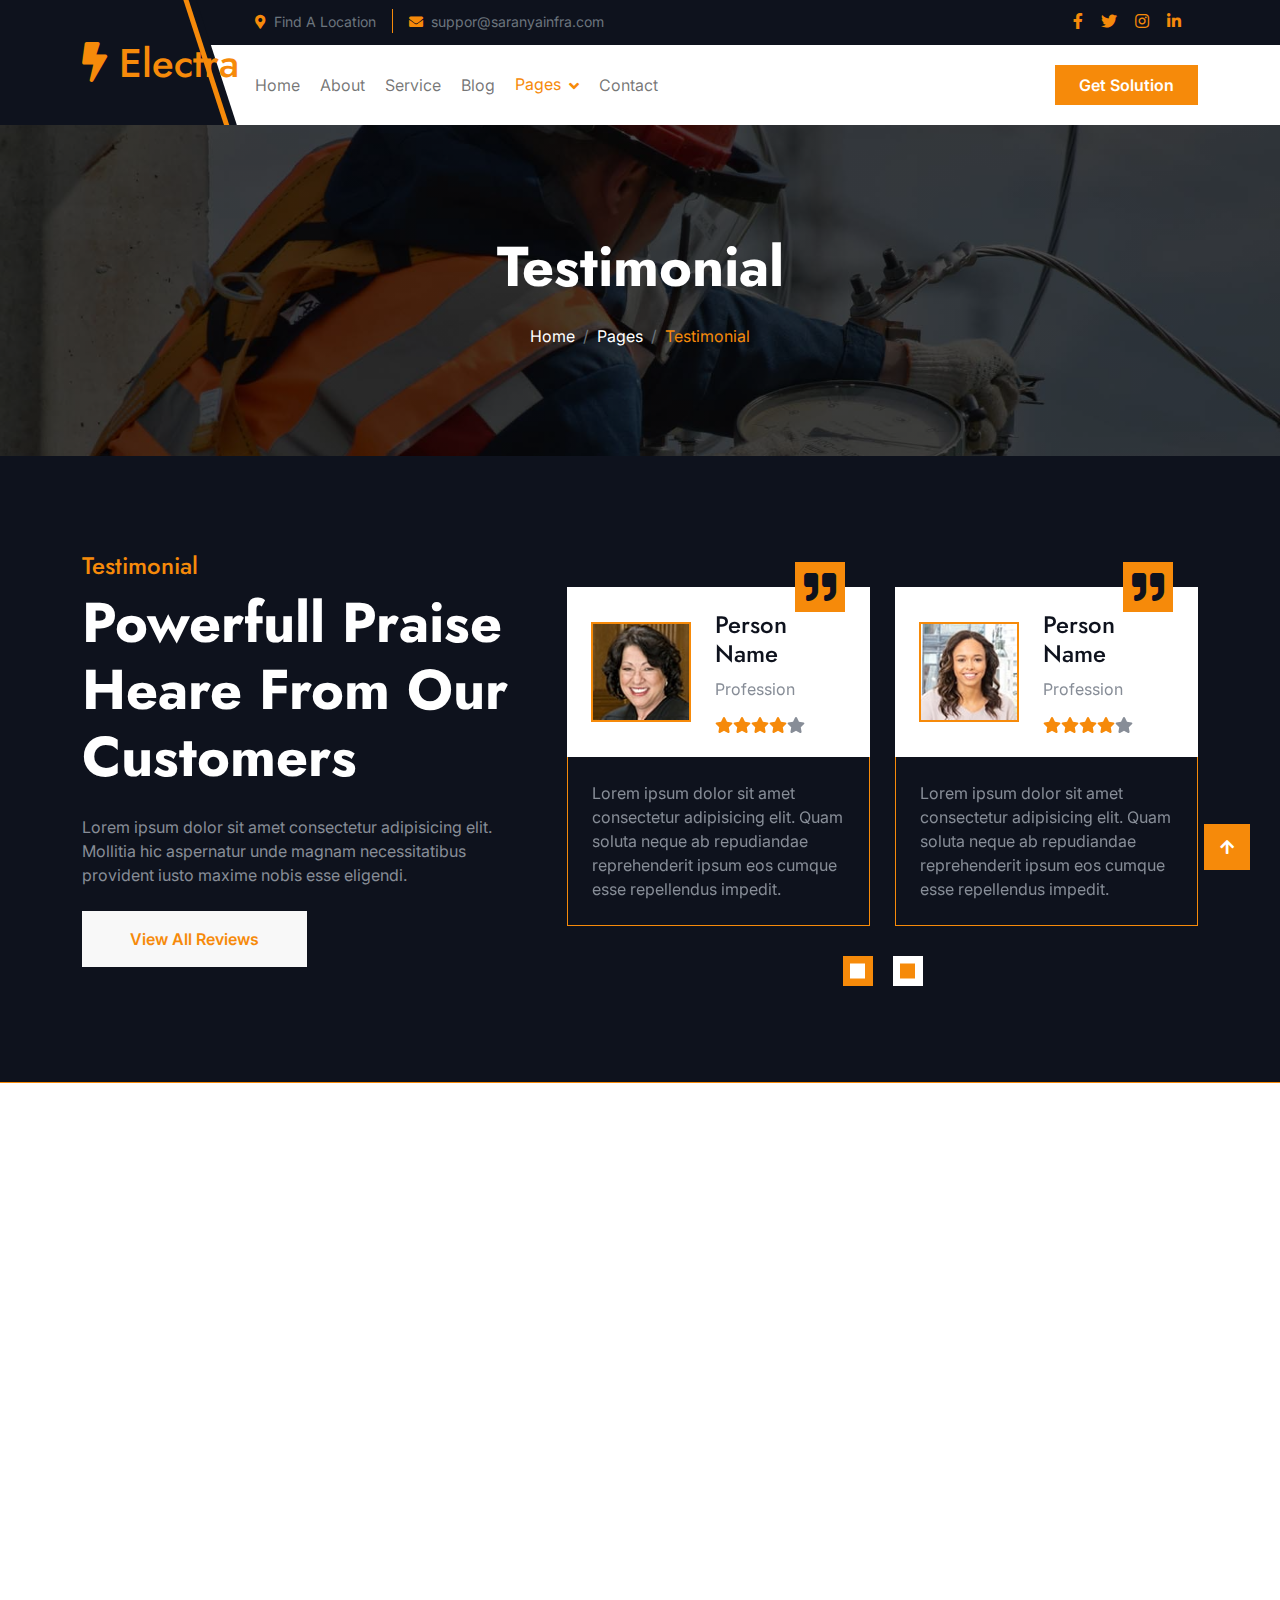
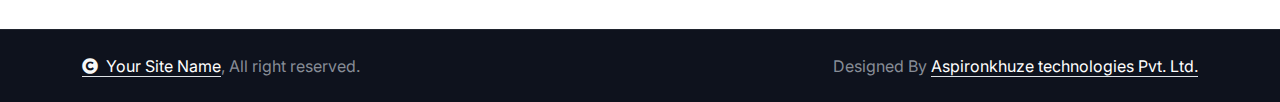
<file: testimonial.html>
<!DOCTYPE html>
<html lang="en">

    <head>
        <meta charset="utf-8">
        <title>saranya Infra</title>
        <meta content="width=device-width, initial-scale=1.0" name="viewport">
        <meta content="" name="keywords">
        <meta content="" name="description">

        <!-- Google Web Fonts -->
        <link rel="preconnect" href="https://fonts.googleapis.com">
        <link rel="preconnect" href="https://fonts.gstatic.com" crossorigin>
        <link href="https://fonts.googleapis.com/css2?family=Inter:wght@100..900&family=Edu+TAS+Beginner:wght@400..700&family=Jost:ital,wght@0,100..900;1,100..900&display=swap" rel="stylesheet">

        <!-- Icon Font Stylesheet -->
        <link rel="stylesheet" href="https://use.fontawesome.com/releases/v5.15.4/css/all.css"/>
        <link href="https://cdn.jsdelivr.net/npm/bootstrap-icons@1.4.1/font/bootstrap-icons.css" rel="stylesheet">

        <!-- Libraries Stylesheet -->
        <link rel="stylesheet" href="lib/animate/animate.min.css"/>
        <link href="lib/owlcarousel/assets/owl.carousel.min.css" rel="stylesheet">


        <!-- Customized Bootstrap Stylesheet -->
        <link href="css/bootstrap.min.css" rel="stylesheet">

        <!-- Template Stylesheet -->
        <link href="css/style.css" rel="stylesheet">
    </head>

    <body>

        <!-- Spinner Start -->
        <div id="spinner" class="show bg-white position-fixed translate-middle w-100 vh-100 top-50 start-50 d-flex align-items-center justify-content-center">
            <div class="spinner-border text-primary" style="width: 3rem; height: 3rem;" role="status">
                <span class="sr-only">Loading...</span>
            </div>
        </div>
        <!-- Spinner End -->

        

        <!-- Navbar & Hero Start -->
        <div class="container-fluid header-top">
            <div class="container d-flex align-items-center">
                <div class="d-flex align-items-center h-100">
                    <a href="#" class="navbar-brand" style="height: 125px;">
                        <h1 class="text-primary mb-0"><i class="fas fa-bolt"></i> Electra</h1>
                        <!-- <img src="img/logo.png" alt="Logo"> -->
                    </a>
                </div>
                <div class="w-100 h-100">
                    <div class="topbar px-0 py-2 d-none d-lg-block" style="height: 45px;">
                        <div class="row gx-0 align-items-center">
                            <div class="col-lg-8 text-center text-lg-center mb-lg-0">
                                <div class="d-flex flex-wrap">
                                    <div class="border-end border-primary pe-3">
                                        <a href="#" class="text-muted small"><i class="fas fa-map-marker-alt text-primary me-2"></i>Find A Location</a>
                                    </div>
                                    <div class="ps-3">
                                        <a href="mailto:suppor@saranyainfra.com" class="text-muted small"><i class="fas fa-envelope text-primary me-2"></i>suppor@saranyainfra.com</a>
                                    </div>
                                </div>
                            </div>
                            <div class="col-lg-4 text-center text-lg-end">
                                <div class="d-flex justify-content-end">
                                    <div class="d-flex border-enddd border-primary pe-3">
                                        <a class="btn p-0 text-primary me-3" href="#"><i class="fab fa-facebook-f"></i></a>
                                        <a class="btn p-0 text-primary me-3" href="#"><i class="fab fa-twitter"></i></a>
                                        <a class="btn p-0 text-primary me-3" href="#"><i class="fab fa-instagram"></i></a>
                                        <a class="btn p-0 text-primary me-0" href="#"><i class="fab fa-linkedin-in"></i></a>
                                    </div>
                                    <!-- <div class="dropdown ms-3">
                                        <a href="#" class="dropdown-toggle text-white" data-bs-toggle="dropdown"><small class="text-body"><i class="fas fa-globe-europe text-primary me-2"></i> English</small></a>
                                        <div class="dropdown-menu">
                                            <a href="#" class="dropdown-item">English</a>
                                            <a href="#" class="dropdown-item">Bangla</a>
                                            <a href="#" class="dropdown-item">French</a>
                                            <a href="#" class="dropdown-item">Spanish</a>
                                            <a href="#" class="dropdown-item">Arabic</a>
                                        </div>
                                    </div> -->
                                </div>
                            </div>
                        </div>
                    </div>
                    <div class="nav-bar px-0 py-lg-0" style="height: 80px;">
                        <nav class="navbar navbar-expand-lg navbar-light d-flex justify-content-lg-end">
                            <a href="#" class="navbar-brand-2">
                                <h1 class="text-primary mb-0"><i class="fas fa-bolt"></i> Electra</h1>
                                <!-- <img src="img/logo.png" alt="Logo"> -->
                            </a>  
                            <button class="navbar-toggler" type="button" data-bs-toggle="collapse" data-bs-target="#navbarCollapse">
                                <span class="fa fa-bars"></span>
                            </button>
                            <div class="collapse navbar-collapse" id="navbarCollapse">
                                <div class="navbar-nav mx-0 mx-lg-auto bg-white">
                                    <a href="index.html" class="nav-item nav-link">Home</a>
                                    <a href="about.html" class="nav-item nav-link">About</a>
                                    <a href="service.html" class="nav-item nav-link">Service</a>
                                    <a href="blog.html" class="nav-item nav-link">Blog</a>
                                    <div class="nav-item dropdown active">
                                        <a href="#" class="nav-link" data-bs-toggle="dropdown">
                                            <span class="dropdown-toggle">Pages</span>
                                        </a>
                                        <div class="dropdown-menu">
                                            <a href="product.html" class="dropdown-item">Our Products</a>
                                            <a href="team.html" class="dropdown-item">Our team</a>
                                            <a href="testimonial.html" class="dropdown-item active">Testimonial</a>
                                            <a href="404.html" class="dropdown-item">404 Page</a>
                                        </div>
                                    </div>
                                    <a href="contact.html" class="nav-item nav-link">Contact</a>
                                    <div class="nav-btn ps-3">
                                        <!-- <button class="" data-bs-toggle="modal" data-bs-target="#searchModal"><i class="fas fa-search"></i></button> -->
                                        <a href="#" class="btn btn-primary py-2 px-4 ms-0 ms-lg-3"> Get Solution</a>
                                    </div>
                                </div>
                            </div>
                        </nav>
                    </div>
                </div>
            </div>
        </div>
        <!-- Navbar & Hero End -->

        <!-- Modal Search Start -->
        <div class="modal fade" id="searchModal" tabindex="-1" aria-labelledby="exampleModalLabel" aria-hidden="true">
            <div class="modal-dialog modal-fullscreen">
                <div class="modal-content rounded-0">
                    <div class="modal-header">
                        <h5 class="modal-title" id="exampleModalLabel">Search by keyword</h5>
                        <button type="button" class="btn-close" data-bs-dismiss="modal" aria-label="Close"></button>
                    </div>
                    <div class="modal-body d-flex align-items-center bg-primary">
                        <div class="input-group w-75 mx-auto d-flex">
                            <input type="search" class="form-control p-3" placeholder="keywords" aria-describedby="search-icon-1">
                            <span id="search-icon-1" class="btn bg-light border nput-group-text p-3"><i class="fa fa-search"></i></span>
                        </div>
                    </div>
                </div>
            </div>
        </div>
        <!-- Modal Search End -->


        <!-- Header Start -->
        <div class="container-fluid bg-breadcrumb">
            <div class="container text-center py-5" style="max-width: 900px;">
                <h4 class="text-white display-4 mb-4 wow fadeInDown" data-wow-delay="0.1s">Testimonial</h4>
                <ol class="breadcrumb d-flex justify-content-center mb-0 wow fadeInDown" data-wow-delay="0.3s">
                    <li class="breadcrumb-item"><a href="index.html">Home</a></li>
                    <li class="breadcrumb-item"><a href="#">Pages</a></li>
                    <li class="breadcrumb-item active text-primary">Testimonial</li>
                </ol>    
            </div>
        </div>
        <!-- Header End -->


        <!-- Testimonial Start -->
        <div class="container-fluid testimonial bg-dark border-bottom border-primary py-5">
            <div class="container py-5">
                <div class="row g-5">
                    <div class="col-lg-6 col-xl-5 wow fadeInUp" data-wow-delay="0.2s">
                        <h4 class="text-primary">Testimonial</h4>
                        <h1 class="display-4 text-white mb-4">Powerfull Praise Heare From Our Customers</h1>
                        <p class="mb-4">Lorem ipsum dolor sit amet consectetur adipisicing elit. Mollitia hic aspernatur unde magnam necessitatibus provident iusto maxime nobis esse eligendi.
                        </p>
                        <a class="btn btn-light py-3 px-5" href="#">View All Reviews</a>
                    </div>
                    <div class="col-lg-6 col-xl-7 wow fadeInUp" data-wow-delay="0.4s">
                        <div class="owl-carousel testimonial-carousel">
                            <div class="testimonial-item">
                                <div class="testimonial-quote"><i class="fa fa-quote-right fa-2x"></i>
                                </div>
                                <div class="testimonial-inner p-4">
                                    <img src="img/testimonial-1.jpg" class="img-fluid" alt="">
                                    <div class="ms-4">
                                        <h4>Person Name</h4>
                                        <p>Profession</p>
                                        <div class="d-flex text-primary">
                                            <i class="fas fa-star"></i>
                                            <i class="fas fa-star"></i>
                                            <i class="fas fa-star"></i>
                                            <i class="fas fa-star"></i>
                                            <i class="fas fa-star text-body"></i>
                                        </div>
                                    </div>
                                </div>
                                <div class="customer-text p-4">
                                    <p class="mb-0">Lorem ipsum dolor sit amet consectetur adipisicing elit. Quam soluta neque ab repudiandae reprehenderit ipsum eos cumque esse repellendus impedit.</p>
                                </div>
                            </div>
                            <div class="testimonial-item">
                                <div class="testimonial-quote"><i class="fa fa-quote-right fa-2x"></i>
                                </div>
                                <div class="testimonial-inner p-4">
                                    <img src="img/testimonial-2.jpg" class="img-fluid" alt="">
                                    <div class="ms-4">
                                        <h4>Person Name</h4>
                                        <p>Profession</p>
                                        <div class="d-flex text-primary">
                                            <i class="fas fa-star"></i>
                                            <i class="fas fa-star"></i>
                                            <i class="fas fa-star"></i>
                                            <i class="fas fa-star"></i>
                                            <i class="fas fa-star text-body"></i>
                                        </div>
                                    </div>
                                </div>
                                <div class="customer-text p-4">
                                    <p class="mb-0">Lorem ipsum dolor sit amet consectetur adipisicing elit. Quam soluta neque ab repudiandae reprehenderit ipsum eos cumque esse repellendus impedit.</p>
                                </div>
                            </div>
                            <div class="testimonial-item">
                                <div class="testimonial-quote"><i class="fa fa-quote-right fa-2x"></i>
                                </div>
                                <div class="testimonial-inner p-4">
                                    <img src="img/testimonial-3.jpg" class="img-fluid" alt="">
                                    <div class="ms-4">
                                        <h4>Person Name</h4>
                                        <p>Profession</p>
                                        <div class="d-flex text-primary">
                                            <i class="fas fa-star"></i>
                                            <i class="fas fa-star"></i>
                                            <i class="fas fa-star"></i>
                                            <i class="fas fa-star"></i>
                                            <i class="fas fa-star text-body"></i>
                                        </div>
                                    </div>
                                </div>
                                <div class="customer-text p-4">
                                    <p class="mb-0">Lorem ipsum dolor sit amet consectetur adipisicing elit. Quam soluta neque ab repudiandae reprehenderit ipsum eos cumque esse repellendus impedit.</p>
                                </div>
                            </div>
                        </div>
                    </div>
                </div>
            </div>
         </div>
        <!-- Testimonial End -->

        <!-- Footer Start -->
        <div class="container-fluid footer bg-dark py-5 wow fadeIn" data-wow-delay="0.2s">
            <div class="container py-5">
                <div class="row g-5 mb-5 align-items-center">
                    <div class="col-lg-7">
                        <div class="position-relative mx-auto">
                            <input class="form-control w-100 py-3 ps-4 pe-5" type="text" placeholder="Email address to Subscribe">
                            <button type="button" class="btn btn-primary position-absolute top-0 end-0 py-2 px-4 mt-2 me-2">Subscribe</button>
                        </div>
                    </div>
                    <div class="col-lg-5">
                        <div class="d-flex align-items-center justify-content-center justify-content-lg-end">
                            <a class="btn btn-light btn-md-square me-3" href=""><i class="fab fa-facebook-f"></i></a>
                            <a class="btn btn-light btn-md-square me-3" href=""><i class="fab fa-twitter"></i></a>
                            <a class="btn btn-light btn-md-square me-3" href=""><i class="fab fa-instagram"></i></a>
                            <a class="btn btn-light btn-md-square me-0" href=""><i class="fab fa-linkedin-in"></i></a>
                        </div>
                    </div>
                </div>
                <div class="row g-5">
                    <div class="col-md-6 col-lg-6 col-xl-3">
                        <div class="footer-item d-flex flex-column">
                            <div class="footer-item">
                                <h3 class="text-white mb-4"><i class="fas fa-bolt text-primary me-3"></i>Electra</h3>
                                <p class="mb-3">Dolor amet sit justo amet elitr clita ipsum elitr est.Lorem ipsum dolor sit amet, consectetur adipiscing elit consectetur adipiscing elit.</p>
                            </div>
                        </div>
                    </div>
                    <div class="col-md-6 col-lg-6 col-xl-3">
                        <div class="footer-item d-flex flex-column">
                            <h4 class="text-white mb-4">Quick Links</h4>
                            <a href="#"> Home</a>
                            <a href="#"> About us</a>
                            <a href="#"> Service</a>
                            <a href="#"> Testimonial</a>
                            <a href="#"> Contact Us</a>
                        </div>
                    </div>
                    <div class="col-md-6 col-lg-6 col-xl-3">
                        <div class="footer-item d-flex flex-column">
                            <h4 class="text-white mb-4">Electricity service</h4>
                            <a href="#"> Air Conditioning</a>
                            <a href="#"> Electrical Panels</a>
                            <a href="#"> Security System</a>
                            <a href="#"> Indoor Lighting</a>
                            <a href="#"> Electrical Services</a>
                        </div>
                    </div>
                    <div class="col-md-6 col-lg-6 col-xl-3">
                        <div class="footer-item d-flex flex-column">
                            <h4 class="text-white mb-4">Contact Info</h4>
                            <a href="#"><i class="fa fa-map-marker-alt text-primary me-2"></i> 123 Street, New York, USA</a>
                            <a href="mailto:info@example.com"><i class="fas fa-envelope text-primary me-2"></i> info@example.com</a>
                            <a href="mailto:info@example.com"><i class="fas fa-envelope text-primary me-2"></i> info@example.com</a>
                            <a href="tel:+012 345 67890"><i class="fas fa-phone text-primary me-2"></i> +012 345 67890</a>
                            <a href="tel:+012 345 67890" class="mb-3"><i class="fas fa-print text-primary me-2"></i> +012 345 67890</a>
                        </div>
                    </div>
                </div>
            </div>
        </div>
        <!-- Footer End -->

        
        <!-- Copyright Start -->
        <div class="container-fluid copyright py-4">
            <div class="container">
                <div class="row g-4 align-items-center">
                    <div class="col-md-6 text-center text-md-start mb-md-0">
                        <span class="text-body"><a href="#" class="border-bottom text-white"><i class="fas fa-copyright text-light me-2"></i>Your Site Name</a>, All right reserved.</span>
                    </div>
                    <div class="col-md-6 text-center text-md-end text-body">
                        <!--/*** This template is free as long as you keep the below author’s credit link/attribution link/backlink. ***/-->
                        <!--/*** If you'd like to use the template without the below author’s credit link/attribution link/backlink, ***/-->
                        <!--/*** you can purchase the Credit Removal License from "https://aspironkhuze.com/credit-removal". ***/-->
                        Designed By <a class="border-bottom text-white" href="https://aspironkhuze.com">Aspironkhuze technologies Pvt. Ltd.</a>
                    </div>
                </div>
            </div>
        </div>
        <!-- Copyright End -->

         


        


        <!-- Back to Top -->
        <a href="#" class="btn btn-primary btn-lg-square back-to-top"><i class="fa fa-arrow-up"></i></a>   

        
        <!-- JavaScript Libraries -->
        <script src="https://ajax.googleapis.com/ajax/libs/jquery/3.6.4/jquery.min.js"></script>
        <script src="https://cdn.jsdelivr.net/npm/bootstrap@5.0.0/dist/js/bootstrap.bundle.min.js"></script>
        <script src="lib/wow/wow.min.js"></script>
        <script src="lib/easing/easing.min.js"></script>
        <script src="lib/waypoints/waypoints.min.js"></script>
        <script src="lib/owlcarousel/owl.carousel.min.js"></script>
        

        <!-- Template Javascript -->
        <script src="js/main.js"></script>
    </body>

</html>
</file>
<file: css/style.css>
/*** Spinner Start ***/
#spinner {
    opacity: 0;
    visibility: hidden;
    transition: opacity .5s ease-out, visibility 0s linear .5s;
    z-index: 99999;
}

#spinner.show {
    transition: opacity .5s ease-out, visibility 0s linear 0s;
    visibility: visible;
    opacity: 1;
}
/*** Spinner End ***/

.back-to-top {
    position: fixed;
    right: 30px;
    bottom: 30px;
    transition: 0.5s;
    z-index: 99;
}


/*** Button Start ***/
.btn {
    font-weight: 600;
    transition: .5s;
}

.btn-square {
    width: 32px;
    height: 32px;
}

.btn-sm-square {
    width: 34px;
    height: 34px;
}

.btn-md-square {
    width: 40px;
    height: 40px;
}

.btn-lg-square {
    width: 46px;
    height: 46px;
}

.btn-xl-square {
    width: 56px;
    height: 56px;
}

.btn-square,
.btn-sm-square,
.btn-md-square,
.btn-lg-square,
.btn-xl-square {
    padding: 0;
    display: flex;
    align-items: center;
    justify-content: center;
    font-weight: normal;
}

.btn.btn-primary {
    color: var(--bs-white);
    border: none;
}

.btn.btn-primary:hover {
    background: var(--bs-dark);
    color: var(--bs-white);
}

.btn.btn-light {
    color: var(--bs-primary);
    border: none;
}

.btn.btn-light:hover {
    color: var(--bs-white);
    background: var(--bs-primary);
}

/*** Navbar Start ***/
.header-top .topbar .dropdown-toggle::after {
    border: none;
    content: "\f107";
    font-family: "Font Awesome 5 Free";
    font-weight: 600;
    vertical-align: middle;
    margin-left: 8px;
    color: var(--bs-primary);
}

.header-top .topbar .dropdown .dropdown-menu {
    transform: rotateX(0deg);
    visibility: visible;
    background: var(--bs-light);
    padding-top: 12px;
    border: 0;
    transition: .5s;
    opacity: 1;
}

.header-top {
    height: 125px;
    position: relative;
}

.header-top::after {
    content: "";
    position: absolute;
    overflow: hidden;
    width: 16%;
    height: 100%;
    top: 0;
    left: 0;
    background: var(--bs-dark);
    z-index: 1;
}

@media (min-width: 992px) {
    .header-top::before {
        content: "";
        position: absolute;
        overflow: hidden;
        width: 100%;
        height: 45px;
        top: 0;
        right: 0;
        background: var(--bs-dark);
        z-index: -1;
    }

    .navbar-brand-2 {
        display: none;
    }
}

@media (max-width: 991px) {
    .header-top {
        max-height: 80px;
    }

    .navbar {
        justify-content: space-between;
    }

    .header-top .container {
        max-height: 80px;
    }

    .navbar-brand {
        display: none;
    }

    .navbar-brand-2 {
        position: relative;
        overflow: hidden;
        width: 200px;
        height: 100%;
        padding: 0;
        display: flex;
        align-items: center;
        z-index: 99;
    }

    .navbar-brand-2::before {
        content: "";
        position: absolute;
        overflow: hidden;
        width: 100%;
        height: 600px;
        top: -200px;
        right: 18px;
        background: var(--bs-dark);
        transform: rotate(-18deg);
        z-index: -1;
    }

    .navbar-brand-2::after {
        content: "";
        position: absolute;
        overflow: hidden;
        width: 5px;
        height: 600px;
        top: -200px;
        right: 18px;
        background: var(--bs-primary);
        transform: rotate(-18deg);
        z-index: -1;
    }

    .navbar.navbar-light {
        height: 100%;
        padding: 0;
    }

    .navbar .navbar-collapse {
        margin-top: -20px;
    }

}

.nav-bar .navbar {
    z-index: 9;
}

.navbar-light .navbar-brand img {
    max-height: 60px;
    transition: .5s;
}

.nav-bar .navbar-light .navbar-brand img {
    max-height: 50px;
}

.navbar .navbar-nav .nav-item .nav-link {
    padding: 0;
}

.navbar .navbar-nav .nav-item {
    display: flex;
    align-items: center;
    padding: 0;
    margin-right: 20px;
}

.navbar-light .navbar-nav .nav-item:hover,
.navbar-light .navbar-nav .nav-item.active,
.navbar-light .navbar-nav .nav-item:hover .nav-link,
.navbar-light .navbar-nav .nav-item.active .nav-link {
    color: var(--bs-primary);
}

@media (max-width: 991px) {
    .navbar {
        padding: 20px 0;
    }

    .navbar .navbar-nav .nav-link {
        padding: 0;
    }

    .navbar .navbar-nav .nav-item {
        display: flex;
        padding: 12px;
        flex-direction: column;
        justify-content: start;
        align-items: start;
    }

    .navbar .navbar-nav .nav-btn {
        display: flex;
        justify-content: start;
    }

    .navbar .navbar-nav {
        width: 100%;
        display: flex;
        margin-top: 20px;
        padding-bottom: 20px;
        margin-left: 50px;
        background: var(--bs-light);
    }

    .navbar .navbar-nav .nav-btn {
        display: flex;
        flex-direction: column;
    }

    .navbar .navbar-nav .nav-btn a.btn {
        margin-right: 15px;
    }

    .navbar.navbar-expand-lg .navbar-toggler {
        padding: 8px 15px;
        border: 1px solid var(--bs-primary);
        color: var(--bs-primary);
    }
}

.navbar .dropdown-toggle::after {
    border: none;
    content: "\f107";
    font-family: "Font Awesome 5 Free";
    font-weight: 600;
    vertical-align: middle;
    margin-left: 8px;
}

.dropdown .dropdown-menu .dropdown-item:hover {
    background: var(--bs-primary);
    color: var(--bs-white);
}

@media (min-width: 992px) {
    .navbar {
        padding: 20px 0;
    }

    .navbar .nav-btn {
        display: flex;
        align-items: center;
        justify-content: end;
    }

    .navbar .navbar-nav {
        width: 100%;
        display: flex;
        justify-content: center;
        align-items: center;
        background: var(--bs-light);
        border-radius: 10px;
    }

    .navbar .navbar-nav .nav-btn {
        width: 100%;
        display: flex;
        margin-left: auto;
    }

    .navbar .nav-item .dropdown-menu {
        display: block;
        visibility: hidden;
        top: 100%;
        transform: rotateX(-75deg);
        transform-origin: 0% 0%;
        border: 0;
        transition: .5s;
        opacity: 0;
    }

    .navbar .nav-item:hover .dropdown-menu {
        transform: rotateX(0deg);
        visibility: visible;
        margin-top: 19px;
        background: var(--bs-white);
        transition: .5s;
        opacity: 1;
    }

    .header-top .navbar-brand {
        position: relative;
        overflow: hidden;
        /* padding: 40px 50px 40px 0; */
        /* padding-top: 1rem; */
        display: flex;
        align-items: center;
        justify-content: center;
        z-index: 99;
    }
    
    .navbar-brand::before {
        content: "";
        position: absolute;
        overflow: hidden;
        width: 300px;
        height: 600px;
        top: -200px;
        right: 18px;
        background: var(--bs-dark);
        transform: rotate(-18deg);
        z-index: -1;
    }
    
    .navbar-brand::after {
        content: "";
        position: absolute;
        overflow: hidden;
        width: 5px;
        height: 600px;
        top: -200px;
        right: 18px;
        background: var(--bs-primary);
        transform: rotate(-18deg);
        z-index: -1;
    }
}
/*** Navbar End ***/


/*** Carousel Hero Header Start ***/
.hero-section {
    background-image: url(../img/products/img-2.png);
    background-repeat: no-repeat;
    background-position: center center;
    background-size: cover;
    width: 100%;
    height: 700px;
    display: flex;
    align-items: center;
    position: relative;
}

.hero-bg-half-1 {
    background-image: url(../img/products/img-1.png);
    clip-path: polygon(37% 0%, 100% 0%, 100% 100%, 0% 100%);
    filter: grayscale(10%);
    transform: scale(100% - 50%);
    background-position: center right;
    background-repeat: no-repeat;
    background-size: cover;
    position: absolute;
    width: 58%;
    height: 100%;
    right: 0;
    top: 0;
}

.hero-bg-half-2 {
    background-image: url(../img/products/bl\ 30-1.png);
    clip-path: polygon(37% 0%, 100% 0%, 100% 100%, 0% 100%);
    filter: grayscale(10%);
    transform: scale(100% - 50%);
    background-position: center right;
    background-repeat: no-repeat;
    background-size: cover;
    position: absolute;
    width: 58%;
    height: 100%;
    right: 0;
    top: 0;
}

.hero-shape-1 {
    background-color: var(--bs-primary);
    width: 150px;
    height: 50%;
    position: absolute;
    left: 54%;
    top: 0;
    transform: translateY(-50%) skew(-26deg, 0deg);
    position: relative;
}

.hero-shape-1:before {
    background-color: var(--bs-dark);
    content: "";
    width: 50%;
    height: 80%;
    position: absolute;
    right: 0;
    top: 0;
}

.hero-shape-2 {
    background-color: var(--bs-dark);
    width: 150px;
    height: 50%;
    position: absolute;
    right: -43%;
    bottom: 0;
    transform: translateY(50%) skew(-25deg, 0deg);
    position: relative;
    z-index: 1;
}

.hero-shape-2::after {
    background-color: var(--bs-primary);
    content: "";
    width: 75px;
    height: 80%;
    position: absolute;
    right: 0;
    bottom: 0;
}

/*** Carousel Hero Header Start ***/
.header-carousel .header-carousel-item {
    height: 700px;
}

.header-carousel .owl-nav .owl-prev,
.header-carousel .owl-nav .owl-next {
    position: absolute;
    width: 60px;
    height: 60px;
    background: var(--bs-white);
    color: var(--bs-primary);
    font-size: 26px;
    display: flex;
    align-items: center;
    justify-content: center;
    transition: 0.5s;
}

.header-carousel .owl-nav .owl-prev {
    bottom: 30px;
    left: 0;
}
.header-carousel .owl-nav .owl-next {
    bottom: 30px;
    right: 0;
}

.header-carousel .owl-nav .owl-prev:hover,
.header-carousel .owl-nav .owl-next:hover {
    box-shadow: inset 0 0 65px 0 var(--bs-primary);
    color: var(--bs-dark);
}

.header-carousel .header-carousel-item .carousel-caption {
    position: absolute;
    width: 100%;
    height: 100%;
    left: 0;
    bottom: 0;
    background: rgba(0, 0, 0, .2);
    display: flex;
    align-items: center;
    z-index: 9;
}

@media (max-width: 991px) {
    .header-carousel .header-carousel-item .carousel-caption {
        padding-top: 45px;
    }

    .header-carousel.owl-carousel,
    .header-carousel .header-carousel-item {
        height: 700px;
    }
}
/*** Carousel Hero Header End ***/


/*** Single Page Hero Header Start ***/
.bg-breadcrumb {
    position: relative;
    overflow: hidden;
    background: linear-gradient(rgba(0, 0, 0, 0.7), rgba(0, 0, 0, 0.7)), url(../img/banner-img.jpg);
    background-position: center center;
    background-repeat: no-repeat;
    background-size: cover;
    padding: 60px 0 60px 0;
    transition: 0.5s;
}

.bg-breadcrumb .breadcrumb {
    position: relative;
}

.bg-breadcrumb .breadcrumb .breadcrumb-item a {
    color: var(--bs-white);
}
/*** Single Page Hero Header End ***/


/*** Banner Start ***/
.banner {
    position: relative;
    overflow: hidden;
    background: linear-gradient(rgba(0, 0, 0, 0.8), rgba(0, 0, 0, 0.8)), url(../img/banner-img.jpg);
    background-position: center center;
    background-repeat: no-repeat;
    background-size: cover;
    z-index: 9;
}

.banner .container {
    position: relative;
    z-index: 99;
}

.banner::after {
    content: "";
    position: absolute;
    width: 100px;
    height: 500px;
    top: -200px;
    left: 0;
    background: var(--bs-primary);
    transform: rotate(45deg);
    z-index: 1;
}

.banner::before {
    content: "";
    position: absolute;
    width: 100px;
    height: 500px;
    bottom: -200px;
    right: 0;
    background: var(--bs-primary);
    transform: rotate(45deg);
    z-index: 1;
}

.banner .banner-design-1 {
    position: absolute;
    width: 30px;
    height: 500px;
    top: -165px;
    left: 0;
    background: var(--bs-dark);
    transform: rotate(45deg);
    z-index: 2;
}

.banner .banner-design-2 {
    position: absolute;
    width: 30px;
    height: 500px;
    bottom: -165px;
    right: 0;
    background: var(--bs-dark);
    transform: rotate(45deg);
    z-index: 2;
}
/*** Banner End ***/

/*** Service Start ***/
.service .nav .nav-item {
    width: 75%;
    border: 1px solid var(--bs-primary);
    background: var(--bs-light);
}

.service .nav .nav-item a {
    display: flex;
    justify-content: center;
}


.owl-stage-outer {
    margin-right: -1px;
}
.service .nav-item a.active {
    background: var(--bs-primary);
}

.service .nav-item a span {
    color: var(--bs-dark);
}

.service .nav-item a.active span {
    color: var(--bs-white);
}

.service-carousel .owl-nav .owl-prev,
.service-carousel .owl-nav .owl-next {
    position: absolute;
    padding: 10px 35px;
    border: 1px solid var(--bs-primary);
    color: var(--bs-dark);
    background: var(--bs-light);
    transition: 0.5s;
}

.service-carousel .owl-nav .owl-prev:hover,
.service-carousel .owl-nav .owl-next:hover {
    background: var(--bs-primary);
    color: var(--bs-white);
}

@media (min-width: 992px) {
    .service-carousel .owl-nav .owl-prev {
        top: 0;
        left: -115px;
    }
    
    .service-carousel .owl-nav .owl-next {
        bottom: 0;
        left: -115px;
    }
}

@media (max-width: 991px) {
    .owl-stage-outer {
        margin-bottom: 70px;
    }
    .service-carousel .owl-nav .owl-prev {
        bottom: -70px;
        left: 0;
    }

    .service-carousel .owl-nav .owl-next {
        bottom: -70px;
        right: 0;
    }

    .service .nav {
        display: flex;
        justify-content: center;
    }
}
/*** Service End ***/

/*** products Start ***/
.products .nav-item {
    box-shadow: 0 0 30px rgba(0, 0, 0, .09);
}

.products-item .products-content {
    box-shadow: 0 0 30px rgba(0, 0, 0, .1);
}

.products .nav-item a.active {
    background: var(--bs-primary);
}

.products .nav-item a span {
    color: var(--bs-dark);
}

.products .nav-item a.active span {
    color: var(--bs-white);
}

.products .nav-item a.active .products-icon {
    background: var(--bs-dark) !important;
}

.products .nav-item a.active .products-icon span {
    color: var(--bs-primary);
}
/*** products End ***/


/*** Blog Start ***/
.blog .blog-item {
    height: 100%;
    background: var(--bs-light);
}

.blog .blog-item .blog-img {
    position: relative;
    overflow: hidden;
}

.blog .blog-item .blog-img::after {
    content: "";
    position: absolute;
    width: 0;
    height: 0;
    top: 0;
    left: 0;
    display: flex;
    background: rgba(246, 138, 10, .3);
    transition: 0.5s;
}

.blog .blog-item:hover .blog-img::after {
    width: 100%;
    height: 100%;
}

.blog .blog-item .blog-img img {
    transition: 0.5s;
}

.blog .blog-item:hover .blog-img img {
    transform: scale(1.2);
}

.blog .blog-item .blog-heading {
    position: relative;
    background: var(--bs-white);
}

.blog .blog-item .blog-heading a.h4 {
    position: relative;
    width: 100%;
    display: inline-flex;
    transition: 0.5s;
    z-index: 2;
}

.blog .blog-item .blog-heading::after {
    content: "";
    position: absolute;
    width: 0%;
    height: 100%;
    right: 0;
    bottom: 0;
    transition: 0.5s;
    z-index: 1;
}

.blog .blog-item:hover .blog-heading::after {
    width: 100%;
    background: var(--bs-primary);
}

.blog .blog-item:hover .blog-heading a.h4 {
    color: var(--bs-white);
}

.blog .blog-item:hover .blog-heading a.h4:hover {
    color: var(--bs-dark);
}
/*** Blog End ***/

/*** Team Start ***/
.team .team-item .team-img {
    position: relative;
    overflow: hidden;
}

.team .team-item .team-img img {
    transition: 0.5s;
}

.team .team-item:hover .team-img img {
    transform: scale(1.1);
}

.team .team-item .team-img .team-icon {
    position: absolute;
    bottom: 20px; right: -100%;
    z-index: 9;
    transition: 0.5s;
}

.team .team-item:hover .team-img .team-icon {
    right: 25px;
}

.team .team-item .team-img::after {
    content: "";
    position: absolute;
    width: 100%;
    height: 0;
    top: 0;
    left: 0;
    background: rgba(246, 138, 10, .2);
    transition: 0.5s;
    z-index: 1;
}

.team .team-item:hover .team-img::after {
    height: 100%;
}

.team .team-item .team-content {
    transition: 0.5s;
}

.team .team-item:hover .team-content {
    box-shadow: 0 0 20px rgba(0, 0, 0, .2);
}
/*** Team End ***/

/*** FAQs Start ***/
.faq-section .accordion .accordion-item {
    margin-bottom: 20px;
    box-shadow: 0 0 30px rgba(0, 0, 0, .08);
    border: none;
}

.faq-section .accordion .accordion-item .accordion-header .accordion-button {
    color: var(--bs-white);
    background: rgba(246, 138, 10, .9);
    font-size: 18px;
}

.faq-section .accordion .accordion-item .accordion-header .accordion-button.collapsed {
    color: var(--bs-dark);
    background: var(--bs-light);
}
/*** FAQs End ***/

/*** Testimonial Start ***/
.testimonial-carousel .owl-stage-outer {
    margin-right: -1px;
}

.testimonial .testimonial-item {
    position: relative;
    margin-top: 35px;
}

.testimonial .testimonial-item .customer-text {
    border: 1px solid var(--bs-primary);
    border-top: none;
}

.testimonial .testimonial-item .testimonial-quote {
    position: absolute;
    width: 50px;
    height: 50px;
    top: 0;
    right: 25px;
    transform: translateY(-50%);
    color: var(--bs-dark);
    background: var(--bs-primary);
    display: flex;
    align-items: center;
    justify-content: center;
}

.testimonial .testimonial-item .testimonial-inner {
    display: flex;
    align-items: center;
    background: var(--bs-white);
}

.testimonial .testimonial-item .testimonial-inner img {
    width: 100px; 
    height: 100px;
    border: 2px solid var(--bs-primary);
}

.testimonial-carousel .owl-dots {
    display: flex;
    align-items: center;
    justify-content: center;
    text-align: center;
}

.testimonial-carousel .owl-dots .owl-dot {
    width: 30px;
    height: 30px;
    margin: 30px 10px 0 10px;
    background: var(--bs-white);
    transition: 0.5s;
}

@media (max-width: 991px) {
    .testimonial-carousel .owl-dots .owl-dot {
        margin: 0 10px 0 10px;
    }
}

.testimonial-carousel .owl-dots .owl-dot.active {
    width: 30px;
    height: 30px;
    background: var(--bs-primary);
    transition: 0.5s;
}

.testimonial-carousel .owl-dots .owl-dot span {
    position: relative;
    margin-top: 50%;
    margin-left: 50%;
    transform: translate(-50%, -50%);
    margin-right: -1px;
    display: flex;
    align-items: center;
    justify-content: center;
    text-align: center;
}

.testimonial-carousel .owl-dots .owl-dot.active span::after {
    background: var(--bs-white);
}

.testimonial-carousel .owl-dots .owl-dot span::after {
    content: "";
    width: 15px;
    height: 15px;
    position: absolute;
    top: 50%;
    left: 0;
    transform: translateY(-50%);
    display: flex;
    align-items: center;
    justify-content: center;
    text-align: center;
    background: var(--bs-primary);
    transition: 0.5s;
}
/*** Testimonial End ***/

/*** Footer Start ***/
.footer {
    background: var(--bs-dark);
}

.footer .footer-item a {
    line-height: 35px;
    color: var(--bs-white);
    transition: 0.5s;
}

.footer .footer-item p {
    line-height: 35px;
}

.footer .footer-item a:hover {
    letter-spacing: 1px;
    color: var(--bs-primary);
}

.footer .footer-item .footer-btn a {
    transition: 0.5s;
}

.footer .footer-item .footer-btn a:hover {
    background: var(--bs-white);
}

.footer .footer-item .footer-btn a:hover {
    color: var(--bs-primary);
}
/*** Footer End ***/

/*** copyright Start ***/
.copyright {
    border-top: 1px solid rgba(255, 255, 255, 0.08);
    background: var(--bs-dark);
}
/*** copyright end ***/
</file>
